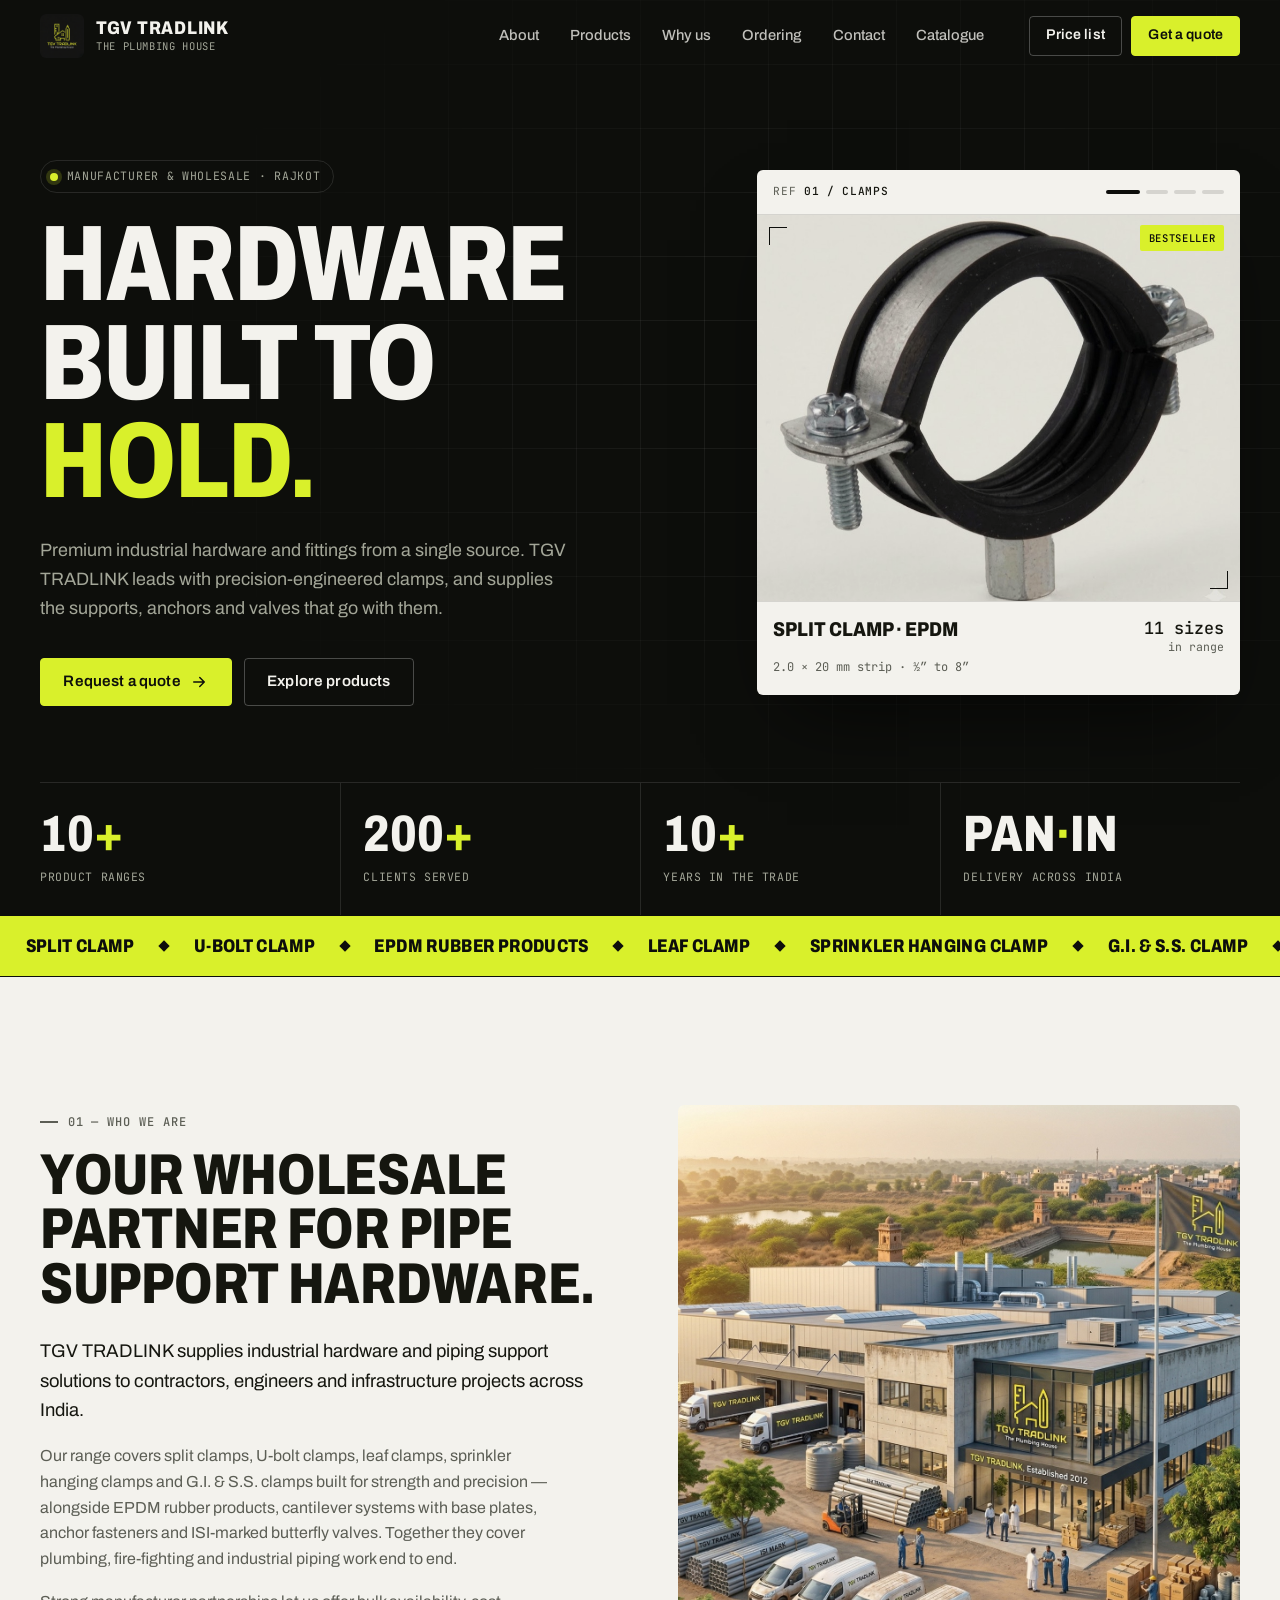
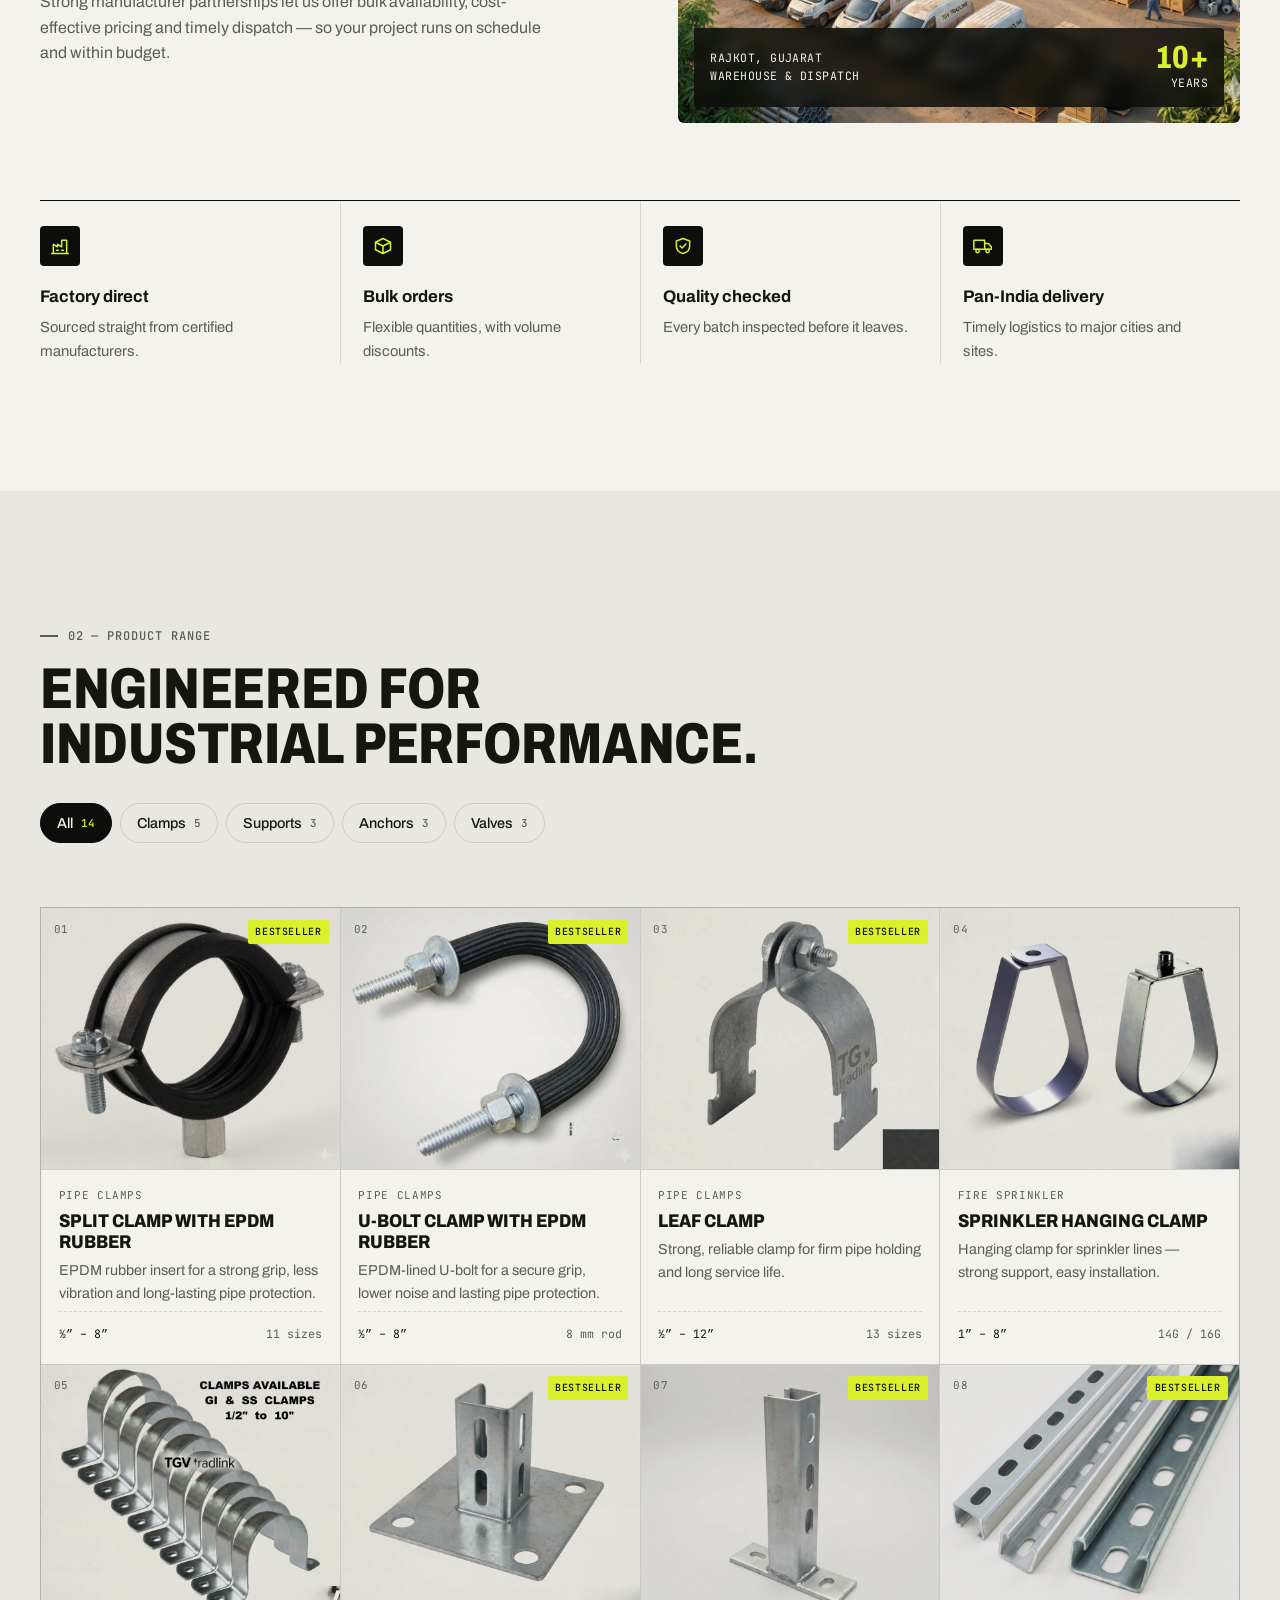
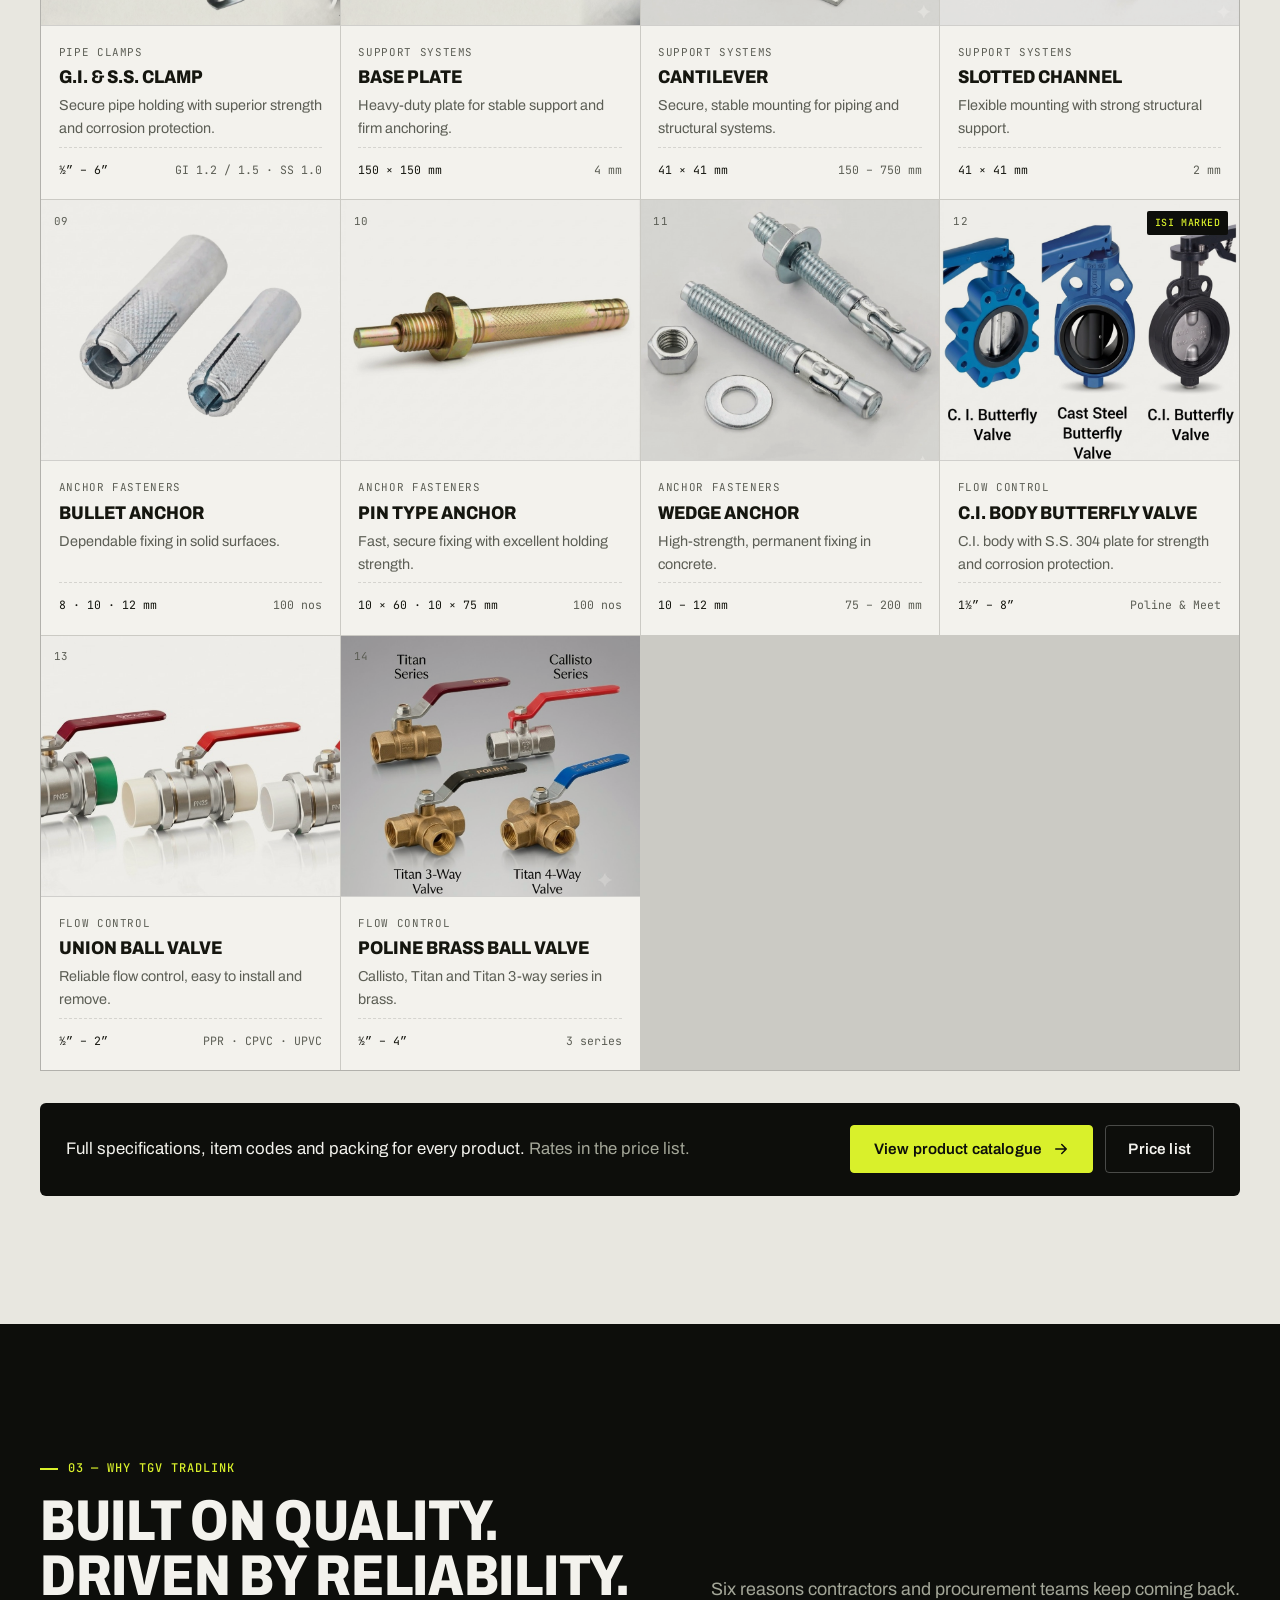
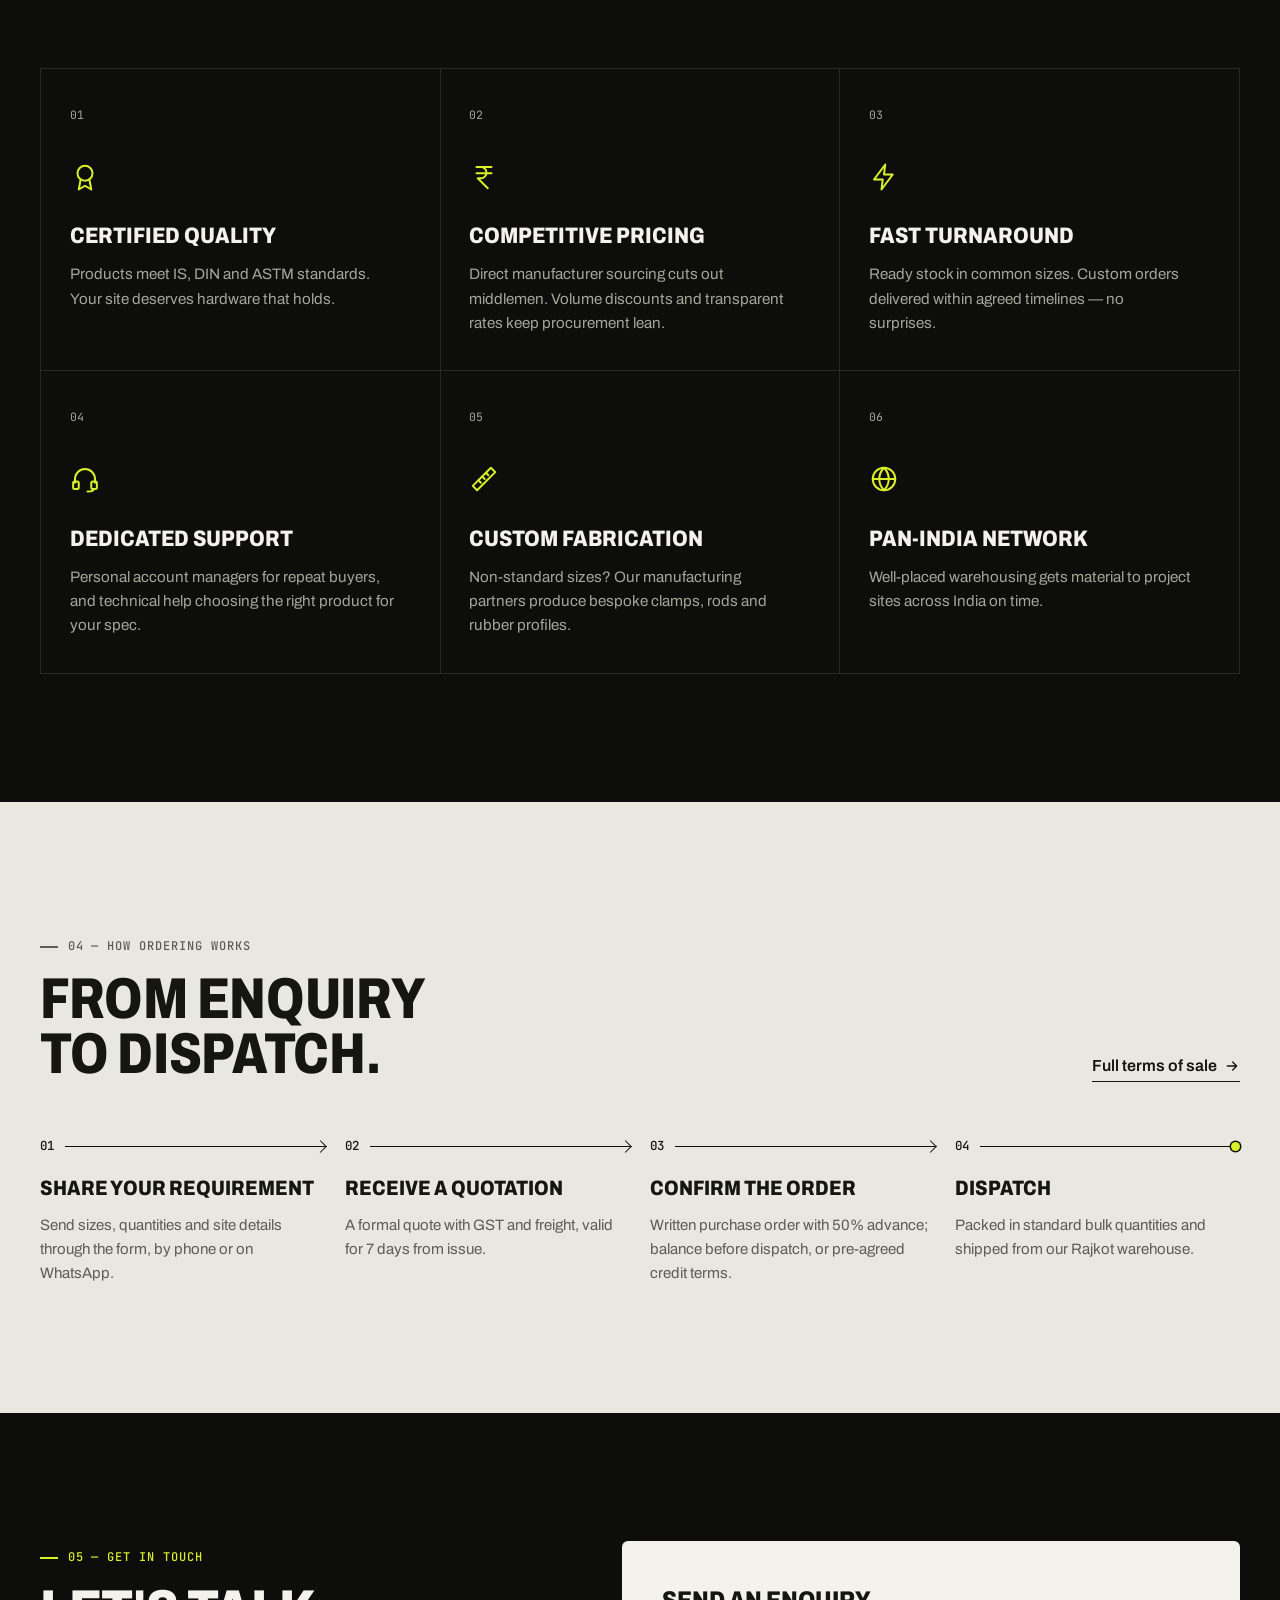
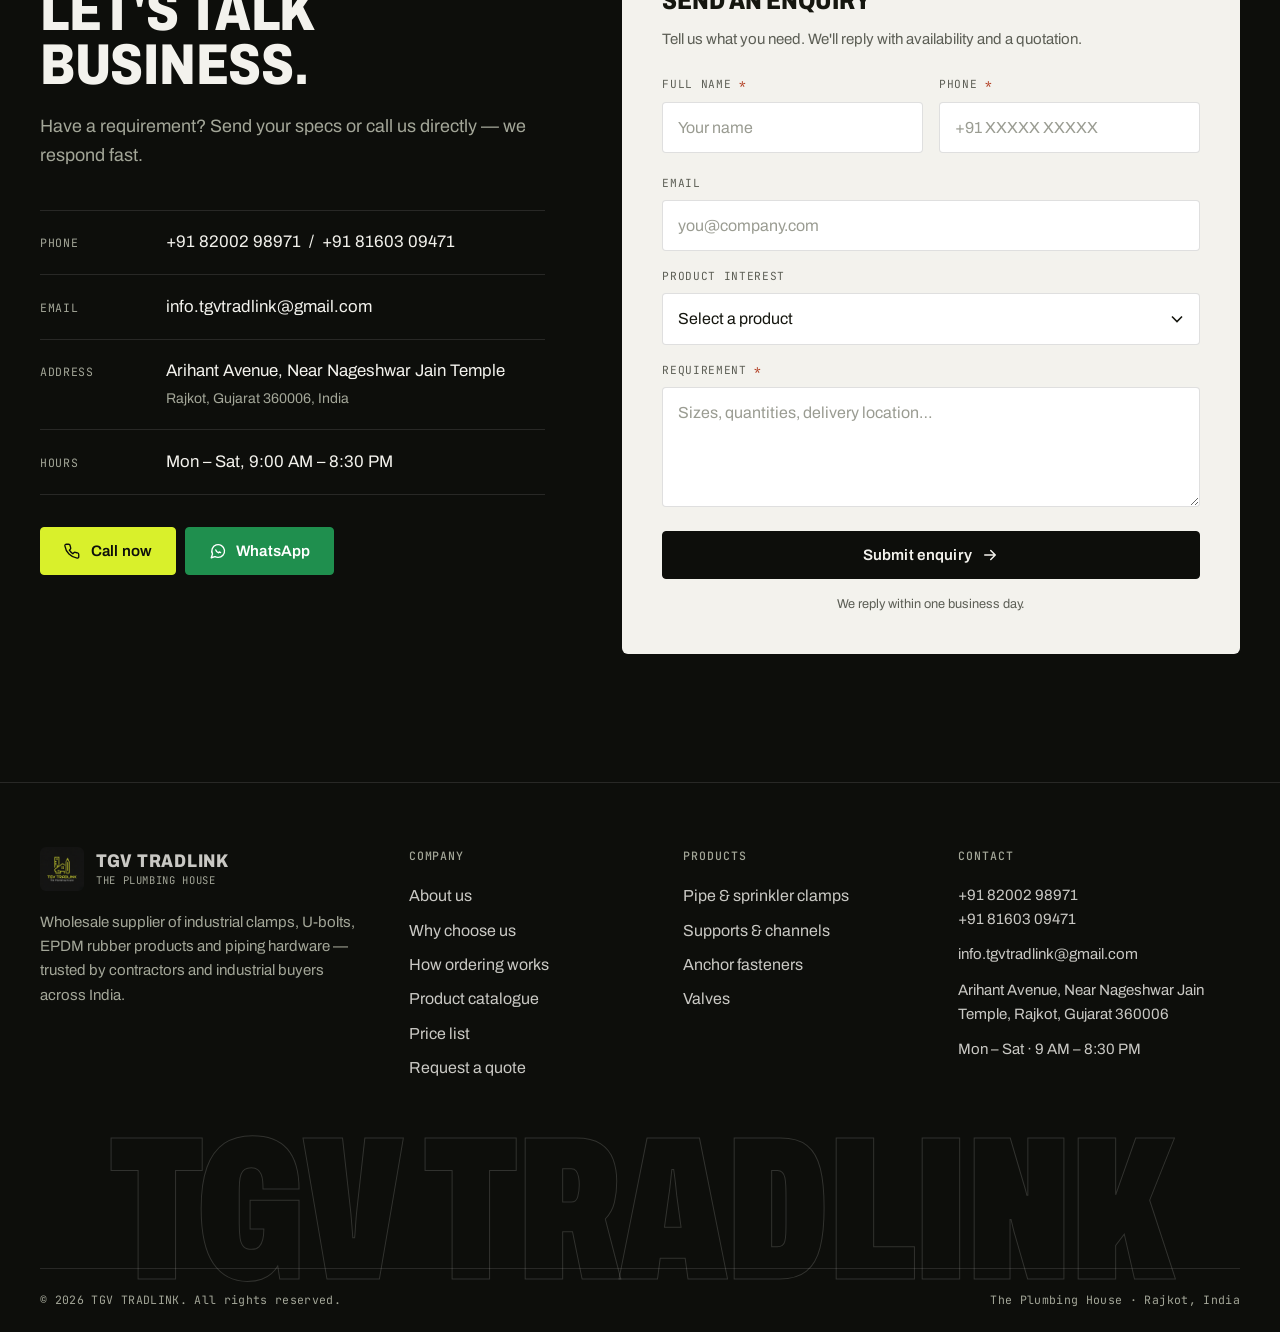
<file: index.html>
<!DOCTYPE html>
<html lang="en" class="no-js">

<head>
  <meta charset="UTF-8" />
  <meta name="viewport" content="width=device-width, initial-scale=1.0" />
  <title>TGV TRADLINK | Industrial Clamps, Pipe Supports &amp; Valves — Rajkot</title>
  <meta name="description"
    content="TGV TRADLINK — manufacturer and wholesale supplier of industrial clamps, U-bolts, EPDM rubber products, pipe supports, anchor fasteners and valves. Supplying contractors and engineers across India from Rajkot." />
  <meta name="keywords"
    content="Industrial clamps, U-bolt, EPDM rubber, leaf clamp, sprinkler clamp, G.I. clamp, S.S. clamp, cantilever, slotted channel, anchor fastener, butterfly valve, TGV TRADLINK, plumbing hardware, Rajkot supplier" />
  <meta name="author" content="TGV TRADLINK" />
  <meta name="theme-color" content="#0d0e0b" />
  <link rel="canonical" href="https://tgv-tradlink.github.io/" />
  <link rel="icon" type="image/png" href="images/web/logo-200.png" />

  <meta property="og:title" content="TGV TRADLINK | Industrial Clamps, Pipe Supports &amp; Valves" />
  <meta property="og:description"
    content="Manufacturer and wholesale supplier of industrial clamps, U-bolts, EPDM rubber products and piping hardware. Trusted by contractors and engineers across India." />
  <meta property="og:type" content="website" />
  <meta property="og:url" content="https://tgv-tradlink.github.io/" />
  <meta property="og:image" content="https://tgv-tradlink.github.io/images/TGV_logo.png" />
  <meta name="twitter:card" content="summary_large_image" />
  <meta name="twitter:title" content="TGV TRADLINK | Industrial Clamps, Pipe Supports &amp; Valves" />
  <meta name="twitter:description"
    content="Wholesale supplier of industrial clamps, U-bolts, EPDM rubber products and plumbing hardware across India." />
  <meta name="twitter:image" content="https://tgv-tradlink.github.io/images/TGV_logo.png" />

  <link rel="preconnect" href="https://fonts.googleapis.com" />
  <link rel="preconnect" href="https://fonts.gstatic.com" crossorigin />
  <link
    href="https://fonts.googleapis.com/css2?family=Archivo:wdth,wght@62..125,300..900&family=JetBrains+Mono:wght@400;500&display=swap"
    rel="stylesheet" />
  <link rel="stylesheet" href="style.css?v=6" />
</head>

<body>

  <!-- Icon sprite -->
  <svg width="0" height="0" style="position:absolute" aria-hidden="true">
    <defs>
      <symbol id="i-arrow" viewBox="0 0 24 24" fill="none" stroke="currentColor" stroke-width="2" stroke-linecap="round" stroke-linejoin="round"><path d="M5 12h14M13 6l6 6-6 6"/></symbol>
      <symbol id="i-factory" viewBox="0 0 24 24" fill="none" stroke="currentColor" stroke-width="1.8" stroke-linecap="round" stroke-linejoin="round"><path d="M2 21h20M4 21V10l5 3v-3l5 3V5h6v16"/><path d="M8 17h2M14 17h2"/></symbol>
      <symbol id="i-boxes" viewBox="0 0 24 24" fill="none" stroke="currentColor" stroke-width="1.8" stroke-linecap="round" stroke-linejoin="round"><path d="M3 7.5L12 3l9 4.5-9 4.5-9-4.5z"/><path d="M3 7.5v9L12 21l9-4.5v-9M12 12v9"/></symbol>
      <symbol id="i-shield" viewBox="0 0 24 24" fill="none" stroke="currentColor" stroke-width="1.8" stroke-linecap="round" stroke-linejoin="round"><path d="M12 3l8 3v6c0 5-3.5 8-8 9-4.5-1-8-4-8-9V6l8-3z"/><path d="M8.5 12l2.5 2.5 4.5-5"/></symbol>
      <symbol id="i-truck" viewBox="0 0 24 24" fill="none" stroke="currentColor" stroke-width="1.8" stroke-linecap="round" stroke-linejoin="round"><path d="M1 5h13v11H1zM14 9h4.5L22 13v3h-8"/><circle cx="5.5" cy="18" r="2"/><circle cx="17.5" cy="18" r="2"/></symbol>
      <symbol id="i-award" viewBox="0 0 24 24" fill="none" stroke="currentColor" stroke-width="1.6" stroke-linecap="round" stroke-linejoin="round"><circle cx="12" cy="9" r="6"/><path d="M8.5 14L7 22l5-3 5 3-1.5-8"/></symbol>
      <symbol id="i-rupee" viewBox="0 0 24 24" fill="none" stroke="currentColor" stroke-width="1.6" stroke-linecap="round" stroke-linejoin="round"><path d="M6 4h12M6 9h12M15 21L7 13h2.5a4.5 4.5 0 000-9"/></symbol>
      <symbol id="i-bolt" viewBox="0 0 24 24" fill="none" stroke="currentColor" stroke-width="1.6" stroke-linecap="round" stroke-linejoin="round"><path d="M13 2L4 14h7l-1 8 9-12h-7l1-8z"/></symbol>
      <symbol id="i-headset" viewBox="0 0 24 24" fill="none" stroke="currentColor" stroke-width="1.6" stroke-linecap="round" stroke-linejoin="round"><path d="M4 15v-3a8 8 0 0116 0v3"/><rect x="2.5" y="14" width="4.5" height="6" rx="1.2"/><rect x="17" y="14" width="4.5" height="6" rx="1.2"/><path d="M19 20c0 1.5-2 2-5 2"/></symbol>
      <symbol id="i-ruler" viewBox="0 0 24 24" fill="none" stroke="currentColor" stroke-width="1.6" stroke-linecap="round" stroke-linejoin="round"><path d="M3 17.5L17.5 3 21 6.5 6.5 21z"/><path d="M7.5 13l2 2M10.5 10l2 2M13.5 7l2 2"/></symbol>
      <symbol id="i-globe" viewBox="0 0 24 24" fill="none" stroke="currentColor" stroke-width="1.6" stroke-linecap="round" stroke-linejoin="round"><circle cx="12" cy="12" r="9"/><path d="M3 12h18M12 3c2.5 2.6 3.8 5.6 3.8 9s-1.3 6.4-3.8 9c-2.5-2.6-3.8-5.6-3.8-9S9.5 5.6 12 3z"/></symbol>
      <symbol id="i-phone" viewBox="0 0 24 24" fill="none" stroke="currentColor" stroke-width="1.8" stroke-linecap="round" stroke-linejoin="round"><path d="M21 16.5v3a2 2 0 01-2.2 2A19.5 19.5 0 012.5 5.2 2 2 0 014.5 3h3a2 2 0 012 1.7c.1 1 .4 1.9.7 2.8a2 2 0 01-.5 2.1L8.4 10.9a16 16 0 004.7 4.7l1.3-1.3a2 2 0 012.1-.5c.9.3 1.8.6 2.8.7a2 2 0 011.7 2z"/></symbol>
      <symbol id="i-chat" viewBox="0 0 24 24" fill="none" stroke="currentColor" stroke-width="1.8" stroke-linecap="round" stroke-linejoin="round"><path d="M3 21l1.7-5A8.5 8.5 0 1112 20.5a8.6 8.6 0 01-4-1z"/><path d="M9 10.5c.3 1.6 2 3.3 3.8 3.8l1-1 1.7.8"/></symbol>
      <symbol id="i-check" viewBox="0 0 24 24" fill="none" stroke="currentColor" stroke-width="2.4" stroke-linecap="round" stroke-linejoin="round"><path d="M5 12.5l4.5 4.5L19 7.5"/></symbol>
      <symbol id="i-doc" viewBox="0 0 24 24" fill="none" stroke="currentColor" stroke-width="1.8" stroke-linecap="round" stroke-linejoin="round"><path d="M14 3H6a1 1 0 00-1 1v16a1 1 0 001 1h12a1 1 0 001-1V8z"/><path d="M14 3v5h5M9 13h6M9 17h6"/></symbol>
    </defs>
  </svg>

  <!-- ═══ HEADER ═══ -->
  <header class="site-header" id="header">
    <div class="container header-inner">
      <a href="#top" class="brand" aria-label="TGV TRADLINK home">
        <img src="images/web/logo-200.png" alt="TGV TRADLINK logo" width="44" height="44" />
        <span class="brand-text">
          <span class="brand-name">TGV TRADLINK</span>
          <span class="brand-tag">The Plumbing House</span>
        </span>
      </a>

      <nav class="nav" aria-label="Primary">
        <a href="#about">About</a>
        <a href="#products">Products</a>
        <a href="#why">Why us</a>
        <a href="#process">Ordering</a>
        <a href="#contact">Contact</a>
        <a href="product-catalogue.html">Catalogue</a>
      </nav>

      <div class="header-cta">
        <a href="catalogue.html" class="btn btn--ghost btn--sm on-dark" style="color:var(--paper);border-color:rgba(255,255,255,.25)">Price list</a>
        <a href="#contact" class="btn btn--lime btn--sm">Get a quote</a>
      </div>

      <button class="menu-btn" id="hamburger" aria-label="Open menu" aria-expanded="false" aria-controls="mobileNav">
        <span></span><span></span><span></span>
      </button>
    </div>
  </header>

  <nav class="mobile-nav" id="mobileNav" aria-label="Mobile">
    <a class="m-link" href="#about">About <span>01</span></a>
    <a class="m-link" href="#products">Products <span>02</span></a>
    <a class="m-link" href="#why">Why us <span>03</span></a>
    <a class="m-link" href="#process">Ordering <span>04</span></a>
    <a class="m-link" href="#contact">Contact <span>05</span></a>
    <a class="m-link" href="product-catalogue.html">Catalogue <span>06</span></a>
    <div class="m-actions">
      <a href="#contact" class="btn btn--lime">Get a quote</a>
      <a href="catalogue.html" class="btn btn--ghost" style="color:var(--paper);border-color:rgba(255,255,255,.25)">View price list</a>
    </div>
  </nav>

  <main id="top">

    <!-- ═══ HERO ═══ -->
    <section class="hero on-dark" id="hero">
      <div class="container">
        <div class="hero-grid">
          <div class="hero-copy">
            <span class="hero-badge"><i></i>Manufacturer &amp; wholesale · Rajkot</span>
            <h1 class="display">Hardware<br>built to <span class="hl">hold.</span></h1>
            <p class="lead">
              Premium industrial hardware and fittings from a single source. TGV TRADLINK leads with
              precision-engineered clamps, and supplies the supports, anchors and valves that go with them.
            </p>
            <div class="hero-actions">
              <a href="#contact" class="btn btn--lime">Request a quote <svg class="arrow"><use href="#i-arrow"/></svg></a>
              <a href="#products" class="btn btn--ghost">Explore products</a>
            </div>
          </div>

          <div class="hero-visual">
            <div class="spec-card" id="specCard" data-slides='[
              {"code":"01 / Clamps","name":"Split Clamp · EPDM","specs":"2.0 × 20 mm strip · ½″ to 8″","price":"11 sizes"},
              {"code":"02 / Clamps","name":"U-Bolt Clamp · EPDM","specs":"8 mm rod · ½″ to 8″","price":"11 sizes"},
              {"code":"03 / Clamps","name":"Leaf Clamp","specs":"1.5 & 2 × 32 mm · ½″ to 12″","price":"13 sizes"},
              {"code":"07 / Supports","name":"Cantilever","specs":"41 × 41 mm · 2 mm · 150–750 mm","price":"7 lengths"}
            ]'>
              <div class="spec-card-top">
                <span>Ref <b data-spec="code">01 / Clamps</b></span>
                <div class="spec-dots" role="group" aria-label="Featured products">
                  <button aria-label="Split clamp"></button>
                  <button aria-label="U-bolt clamp"></button>
                  <button aria-label="Leaf clamp"></button>
                  <button aria-label="Cantilever"></button>
                </div>
              </div>
              <span class="spec-tag">Bestseller</span>
              <div class="spec-stage">
                <img src="images/web/split-clamp.jpg" alt="Split clamp with EPDM rubber lining" class="on" />
                <img src="images/web/u-bolt-clamp.jpg" alt="U-bolt clamp with EPDM rubber" loading="lazy" />
                <img src="images/web/leaf-clamp.jpg" alt="Leaf clamp" loading="lazy" />
                <img src="images/web/cantilever.jpg" alt="Cantilever support with base plate" loading="lazy" />
              </div>
              <div class="spec-meta">
                <h3 data-spec="name">Split Clamp · EPDM</h3>
                <div class="price"><b data-spec="price">11 sizes</b>in range</div>
                <div class="specs" data-spec="specs">2.0 × 20 mm strip · ½″ to 8″</div>
              </div>
            </div>
          </div>
        </div>

        <div class="stats">
          <div class="stat"><strong><span data-count="10">10</span><em>+</em></strong><span>Product ranges</span></div>
          <div class="stat"><strong><span data-count="200">200</span><em>+</em></strong><span>Clients served</span></div>
          <div class="stat"><strong><span data-count="10">10</span><em>+</em></strong><span>Years in the trade</span></div>
          <div class="stat"><strong>PAN<em>·</em>IN</strong><span>Delivery across India</span></div>
        </div>
      </div>
    </section>

    <!-- ═══ MARQUEE ═══ -->
    <div class="marquee" aria-hidden="true">
      <div class="marquee-track">
        <span>Split Clamp</span><span>U-Bolt Clamp</span><span>EPDM Rubber Products</span><span>Leaf Clamp</span>
        <span>Sprinkler Hanging Clamp</span><span>G.I. &amp; S.S. Clamp</span><span>Cantilever &amp; Base Plate</span>
        <span>Slotted Channel</span><span>Anchor Fasteners</span><span>ISI Butterfly Valve</span><span>Brass Ball Valve</span>
        <span>Split Clamp</span><span>U-Bolt Clamp</span><span>EPDM Rubber Products</span><span>Leaf Clamp</span>
        <span>Sprinkler Hanging Clamp</span><span>G.I. &amp; S.S. Clamp</span><span>Cantilever &amp; Base Plate</span>
        <span>Slotted Channel</span><span>Anchor Fasteners</span><span>ISI Butterfly Valve</span><span>Brass Ball Valve</span>
      </div>
    </div>

    <!-- ═══ ABOUT ═══ -->
    <section class="section" id="about">
      <div class="container">
        <div class="about-grid">
          <div class="about-copy reveal">
            <span class="eyebrow">01 — Who we are</span>
            <h2 class="h2">Your wholesale partner for pipe support hardware.</h2>
            <p class="first">
              TGV TRADLINK supplies industrial hardware and piping support solutions to contractors,
              engineers and infrastructure projects across India.
            </p>
            <p>
              Our range covers split clamps, U-bolt clamps, leaf clamps, sprinkler hanging clamps and
              G.I. &amp; S.S. clamps built for strength and precision — alongside EPDM rubber products,
              cantilever systems with base plates, anchor fasteners and ISI-marked butterfly valves.
              Together they cover plumbing, fire-fighting and industrial piping work end to end.
            </p>
            <p>
              Strong manufacturer partnerships let us offer bulk availability, cost-effective pricing and
              timely dispatch — so your project runs on schedule and within budget.
            </p>
          </div>

          <div class="about-media reveal d2">
            <figure>
              <img src="images/web/facility.jpg" alt="TGV TRADLINK warehouse and dispatch facility" loading="lazy" />
              <figcaption>
                <span>Rajkot, Gujarat<br>Warehouse &amp; dispatch</span>
                <span style="text-align:right"><strong>10+</strong><br>years</span>
              </figcaption>
            </figure>
          </div>
        </div>

        <div class="pillars">
          <div class="pillar reveal">
            <div class="ico"><svg><use href="#i-factory"/></svg></div>
            <h3>Factory direct</h3>
            <p>Sourced straight from certified manufacturers.</p>
          </div>
          <div class="pillar reveal d1">
            <div class="ico"><svg><use href="#i-boxes"/></svg></div>
            <h3>Bulk orders</h3>
            <p>Flexible quantities, with volume discounts.</p>
          </div>
          <div class="pillar reveal d2">
            <div class="ico"><svg><use href="#i-shield"/></svg></div>
            <h3>Quality checked</h3>
            <p>Every batch inspected before it leaves.</p>
          </div>
          <div class="pillar reveal d3">
            <div class="ico"><svg><use href="#i-truck"/></svg></div>
            <h3>Pan-India delivery</h3>
            <p>Timely logistics to major cities and sites.</p>
          </div>
        </div>
      </div>
    </section>

    <!-- ═══ PRODUCTS ═══ -->
    <section class="section section--alt" id="products">
      <div class="container">
        <div class="section-head">
          <div class="reveal">
            <span class="eyebrow">02 — Product range</span>
            <h2 class="h2">Engineered for<br>industrial performance.</h2>
          </div>
          <div class="filters reveal d1" id="productFilters" role="group" aria-label="Filter products">
            <button class="chip on" data-filter="all" aria-pressed="true">All <sup>14</sup></button>
            <button class="chip" data-filter="clamps" aria-pressed="false">Clamps <sup>5</sup></button>
            <button class="chip" data-filter="supports" aria-pressed="false">Supports <sup>3</sup></button>
            <button class="chip" data-filter="anchors" aria-pressed="false">Anchors <sup>3</sup></button>
            <button class="chip" data-filter="valves" aria-pressed="false">Valves <sup>3</sup></button>
          </div>
        </div>

        <div class="product-grid" id="productGrid">

          <article class="p-card" data-cat="clamps">
            <div class="p-img"><span class="p-code">01</span><span class="p-flag">Bestseller</span>
              <img src="images/web/split-clamp.jpg" alt="Split clamp with EPDM rubber" loading="lazy" /></div>
            <div class="p-body">
              <span class="p-cat">Pipe clamps</span>
              <h3>Split Clamp with EPDM Rubber</h3>
              <p>EPDM rubber insert for a strong grip, less vibration and long-lasting pipe protection.</p>
              <div class="p-spec"><span>½″ – 8″</span><span>11 sizes</span></div>
            </div>
          </article>

          <article class="p-card" data-cat="clamps">
            <div class="p-img"><span class="p-code">02</span><span class="p-flag">Bestseller</span>
              <img src="images/web/u-bolt-clamp.jpg" alt="U-bolt clamp with EPDM rubber" loading="lazy" /></div>
            <div class="p-body">
              <span class="p-cat">Pipe clamps</span>
              <h3>U-Bolt Clamp with EPDM Rubber</h3>
              <p>EPDM-lined U-bolt for a secure grip, lower noise and lasting pipe protection.</p>
              <div class="p-spec"><span>½″ – 8″</span><span>8 mm rod</span></div>
            </div>
          </article>

          <article class="p-card" data-cat="clamps">
            <div class="p-img"><span class="p-code">03</span><span class="p-flag">Bestseller</span>
              <img src="images/web/leaf-clamp.jpg" alt="Leaf clamp" loading="lazy" /></div>
            <div class="p-body">
              <span class="p-cat">Pipe clamps</span>
              <h3>Leaf Clamp</h3>
              <p>Strong, reliable clamp for firm pipe holding and long service life.</p>
              <div class="p-spec"><span>½″ – 12″</span><span>13 sizes</span></div>
            </div>
          </article>

          <article class="p-card" data-cat="clamps">
            <div class="p-img"><span class="p-code">04</span>
              <img src="images/web/sprinkler-clamp.jpg" alt="Sprinkler hanging clamp" loading="lazy" /></div>
            <div class="p-body">
              <span class="p-cat">Fire sprinkler</span>
              <h3>Sprinkler Hanging Clamp</h3>
              <p>Hanging clamp for sprinkler lines — strong support, easy installation.</p>
              <div class="p-spec"><span>1″ – 8″</span><span>14G / 16G</span></div>
            </div>
          </article>

          <article class="p-card" data-cat="clamps">
            <div class="p-img"><span class="p-code">05</span>
              <img src="images/web/gi-ss-clamp.jpg" alt="G.I. and S.S. clamps" loading="lazy" /></div>
            <div class="p-body">
              <span class="p-cat">Pipe clamps</span>
              <h3>G.I. &amp; S.S. Clamp</h3>
              <p>Secure pipe holding with superior strength and corrosion protection.</p>
              <div class="p-spec"><span>½″ – 6″</span><span>GI 1.2 / 1.5 · SS 1.0</span></div>
            </div>
          </article>

          <article class="p-card" data-cat="supports">
            <div class="p-img"><span class="p-code">06</span><span class="p-flag">Bestseller</span>
              <img src="images/web/base-plate.jpg" alt="Base plate" loading="lazy" /></div>
            <div class="p-body">
              <span class="p-cat">Support systems</span>
              <h3>Base Plate</h3>
              <p>Heavy-duty plate for stable support and firm anchoring.</p>
              <div class="p-spec"><span>150 × 150 mm</span><span>4 mm</span></div>
            </div>
          </article>

          <article class="p-card" data-cat="supports">
            <div class="p-img"><span class="p-code">07</span><span class="p-flag">Bestseller</span>
              <img src="images/web/cantilever.jpg" alt="Cantilever support" loading="lazy" /></div>
            <div class="p-body">
              <span class="p-cat">Support systems</span>
              <h3>Cantilever</h3>
              <p>Secure, stable mounting for piping and structural systems.</p>
              <div class="p-spec"><span>41 × 41 mm</span><span>150 – 750 mm</span></div>
            </div>
          </article>

          <article class="p-card" data-cat="supports">
            <div class="p-img"><span class="p-code">08</span><span class="p-flag">Bestseller</span>
              <img src="images/web/slotted-channel.jpg" alt="Slotted channel" loading="lazy" /></div>
            <div class="p-body">
              <span class="p-cat">Support systems</span>
              <h3>Slotted Channel</h3>
              <p>Flexible mounting with strong structural support.</p>
              <div class="p-spec"><span>41 × 41 mm</span><span>2 mm</span></div>
            </div>
          </article>

          <article class="p-card" data-cat="anchors">
            <div class="p-img"><span class="p-code">09</span>
              <img src="images/web/bullet-anchor.jpg" alt="Bullet anchor" loading="lazy" /></div>
            <div class="p-body">
              <span class="p-cat">Anchor fasteners</span>
              <h3>Bullet Anchor</h3>
              <p>Dependable fixing in solid surfaces.</p>
              <div class="p-spec"><span>8 · 10 · 12 mm</span><span>100 nos</span></div>
            </div>
          </article>

          <article class="p-card" data-cat="anchors">
            <div class="p-img"><span class="p-code">10</span>
              <img src="images/web/pin-anchor.jpg" alt="Pin type anchor" loading="lazy" /></div>
            <div class="p-body">
              <span class="p-cat">Anchor fasteners</span>
              <h3>Pin Type Anchor</h3>
              <p>Fast, secure fixing with excellent holding strength.</p>
              <div class="p-spec"><span>10 × 60 · 10 × 75 mm</span><span>100 nos</span></div>
            </div>
          </article>

          <article class="p-card" data-cat="anchors">
            <div class="p-img"><span class="p-code">11</span>
              <img src="images/web/wedge-anchor.jpg" alt="Wedge anchor" loading="lazy" /></div>
            <div class="p-body">
              <span class="p-cat">Anchor fasteners</span>
              <h3>Wedge Anchor</h3>
              <p>High-strength, permanent fixing in concrete.</p>
              <div class="p-spec"><span>10 – 12 mm</span><span>75 – 200 mm</span></div>
            </div>
          </article>

          <article class="p-card" data-cat="valves">
            <div class="p-img"><span class="p-code">12</span><span class="p-flag p-flag--ink">ISI marked</span>
              <img src="images/web/butterfly-valve.jpg" alt="C.I. body butterfly valve with S.S. 304 plate" loading="lazy" /></div>
            <div class="p-body">
              <span class="p-cat">Flow control</span>
              <h3>C.I. Body Butterfly Valve</h3>
              <p>C.I. body with S.S. 304 plate for strength and corrosion protection.</p>
              <div class="p-spec"><span>1½″ – 8″</span><span>Poline &amp; Meet</span></div>
            </div>
          </article>

          <article class="p-card" data-cat="valves">
            <div class="p-img"><span class="p-code">13</span>
              <img src="images/web/union-ball-valve.jpg" alt="Double union ball valves" loading="lazy" /></div>
            <div class="p-body">
              <span class="p-cat">Flow control</span>
              <h3>Union Ball Valve</h3>
              <p>Reliable flow control, easy to install and remove.</p>
              <div class="p-spec"><span>½″ – 2″</span><span>PPR · CPVC · UPVC</span></div>
            </div>
          </article>

          <article class="p-card" data-cat="valves">
            <div class="p-img"><span class="p-code">14</span>
              <img src="images/web/brass-ball-valve.jpg" alt="Poline brand brass ball valves" loading="lazy" /></div>
            <div class="p-body">
              <span class="p-cat">Flow control</span>
              <h3>Poline Brass Ball Valve</h3>
              <p>Callisto, Titan and Titan 3-way series in brass.</p>
              <div class="p-spec"><span>½″ – 4″</span><span>3 series</span></div>
            </div>
          </article>
        </div>

        <div class="products-foot reveal">
          <p>Full specifications, item codes and packing for every product. <span>Rates in the price list.</span></p>
          <div class="hero-actions">
            <a href="product-catalogue.html" class="btn btn--lime">View product catalogue <svg class="arrow"><use href="#i-arrow"/></svg></a>
            <a href="catalogue.html" class="btn btn--ghost" style="color:var(--paper);border-color:rgba(255,255,255,.25)">Price list</a>
          </div>
        </div>
      </div>
    </section>

    <!-- ═══ WHY ═══ -->
    <section class="section section--dark on-dark" id="why">
      <div class="container">
        <div class="section-head">
          <div class="reveal">
            <span class="eyebrow eyebrow--lime">03 — Why TGV TRADLINK</span>
            <h2 class="h2">Built on quality.<br>Driven by reliability.</h2>
          </div>
          <p class="lead reveal d1">Six reasons contractors and procurement teams keep coming back.</p>
        </div>

        <div class="why-grid">
          <div class="why-item reveal">
            <span class="n">01</span>
            <div class="ico"><svg><use href="#i-award"/></svg></div>
            <h3>Certified quality</h3>
            <p>Products meet IS, DIN and ASTM standards. Your site deserves hardware that holds.</p>
          </div>
          <div class="why-item reveal d1">
            <span class="n">02</span>
            <div class="ico"><svg><use href="#i-rupee"/></svg></div>
            <h3>Competitive pricing</h3>
            <p>Direct manufacturer sourcing cuts out middlemen. Volume discounts and transparent rates keep procurement lean.</p>
          </div>
          <div class="why-item reveal d2">
            <span class="n">03</span>
            <div class="ico"><svg><use href="#i-bolt"/></svg></div>
            <h3>Fast turnaround</h3>
            <p>Ready stock in common sizes. Custom orders delivered within agreed timelines — no surprises.</p>
          </div>
          <div class="why-item reveal">
            <span class="n">04</span>
            <div class="ico"><svg><use href="#i-headset"/></svg></div>
            <h3>Dedicated support</h3>
            <p>Personal account managers for repeat buyers, and technical help choosing the right product for your spec.</p>
          </div>
          <div class="why-item reveal d1">
            <span class="n">05</span>
            <div class="ico"><svg><use href="#i-ruler"/></svg></div>
            <h3>Custom fabrication</h3>
            <p>Non-standard sizes? Our manufacturing partners produce bespoke clamps, rods and rubber profiles.</p>
          </div>
          <div class="why-item reveal d2">
            <span class="n">06</span>
            <div class="ico"><svg><use href="#i-globe"/></svg></div>
            <h3>Pan-India network</h3>
            <p>Well-placed warehousing gets material to project sites across India on time.</p>
          </div>
        </div>
      </div>
    </section>

    <!-- ═══ PROCESS ═══ -->
    <section class="section section--alt" id="process">
      <div class="container">
        <div class="section-head">
          <div class="reveal">
            <span class="eyebrow">04 — How ordering works</span>
            <h2 class="h2">From enquiry<br>to dispatch.</h2>
          </div>
          <a href="catalogue.html#terms" class="link-arrow reveal d1">Full terms of sale <svg><use href="#i-arrow"/></svg></a>
        </div>
        <div class="steps">
          <div class="step reveal">
            <h3>Share your requirement</h3>
            <p>Send sizes, quantities and site details through the form, by phone or on WhatsApp.</p>
          </div>
          <div class="step reveal d1">
            <h3>Receive a quotation</h3>
            <p>A formal quote with GST and freight, valid for 7 days from issue.</p>
          </div>
          <div class="step reveal d2">
            <h3>Confirm the order</h3>
            <p>Written purchase order with 50% advance; balance before dispatch, or pre-agreed credit terms.</p>
          </div>
          <div class="step reveal d3">
            <h3>Dispatch</h3>
            <p>Packed in standard bulk quantities and shipped from our Rajkot warehouse.</p>
          </div>
        </div>
      </div>
    </section>

    <!-- ═══ CONTACT ═══ -->
    <section class="section section--dark on-dark" id="contact">
      <div class="container">
        <div class="contact-grid">
          <div class="reveal">
            <span class="eyebrow eyebrow--lime">05 — Get in touch</span>
            <h2 class="h2">Let's talk<br>business.</h2>
            <p class="lead" style="margin-top:1.2rem">Have a requirement? Send your specs or call us directly — we respond fast.</p>

            <dl class="contact-lines">
              <div class="c-line">
                <dt>Phone</dt>
                <dd><a href="tel:+918200298971">+91 82002 98971</a> &nbsp;/&nbsp; <a href="tel:+918160309471">+91 81603 09471</a></dd>
              </div>
              <div class="c-line">
                <dt>Email</dt>
                <dd><a href="mailto:info.tgvtradlink@gmail.com">info.tgvtradlink@gmail.com</a></dd>
              </div>
              <div class="c-line">
                <dt>Address</dt>
                <dd>
                  <a href="https://www.google.com/maps/search/?api=1&amp;query=Arihant+Avenue+Nageshwar+Jain+Temple+Rajkot+360006" target="_blank" rel="noopener">Arihant Avenue, Near Nageshwar Jain Temple</a>
                  <small>Rajkot, Gujarat 360006, India</small>
                </dd>
              </div>
              <div class="c-line">
                <dt>Hours</dt>
                <dd>Mon – Sat, 9:00 AM – 8:30 PM</dd>
              </div>
            </dl>

            <div class="contact-quick">
              <a href="tel:+918200298971" class="btn btn--lime"><svg><use href="#i-phone"/></svg>Call now</a>
              <a href="https://wa.me/918200298971" target="_blank" rel="noopener" class="btn btn--wa"><svg><use href="#i-chat"/></svg>WhatsApp</a>
            </div>
          </div>

          <div class="form-card reveal d2">
            <div id="formSuccess" class="form-success" role="status">
              <span class="tick"><svg><use href="#i-check"/></svg></span>
              <strong>Enquiry received</strong>
              <p>Thank you — our team will get back to you within one business day.</p>
            </div>

            <form id="inquiryForm" novalidate>
              <h3>Send an enquiry</h3>
              <p>Tell us what you need. We'll reply with availability and a quotation.</p>
              <div class="form-row">
                <div class="form-group">
                  <label for="fname">Full name <span class="req">*</span></label>
                  <input type="text" id="fname" name="name" placeholder="Your name" autocomplete="name" required />
                  <span class="form-error-msg"></span>
                </div>
                <div class="form-group">
                  <label for="fphone">Phone <span class="req">*</span></label>
                  <input type="tel" id="fphone" name="phone" placeholder="+91 XXXXX XXXXX" autocomplete="tel" required />
                  <span class="form-error-msg"></span>
                </div>
              </div>
              <div class="form-group">
                <label for="femail">Email</label>
                <input type="email" id="femail" name="email" placeholder="you@company.com" autocomplete="email" />
                <span class="form-error-msg"></span>
              </div>
              <div class="form-group">
                <label for="fproduct">Product interest</label>
                <select id="fproduct" name="product">
                  <option value="">Select a product</option>
                  <optgroup label="Clamps">
                    <option>Split Clamp with EPDM Rubber</option>
                    <option>U-Bolt Clamp with EPDM Rubber</option>
                    <option>Leaf Clamp</option>
                    <option>Sprinkler Hanging Clamp</option>
                    <option>G.I. &amp; S.S. Clamp</option>
                  </optgroup>
                  <optgroup label="Supports &amp; channels">
                    <option>Base Plate</option>
                    <option>Cantilever</option>
                    <option>Slotted Channel</option>
                  </optgroup>
                  <optgroup label="Anchor fasteners">
                    <option>Bullet Anchor</option>
                    <option>Pin Type Anchor</option>
                    <option>Wedge Anchor</option>
                  </optgroup>
                  <optgroup label="Valves">
                    <option>C.I. Body Butterfly Valve</option>
                    <option>Union Ball Valve</option>
                    <option>Poline Brass Ball Valve</option>
                  </optgroup>
                  <option>Multiple / Other</option>
                </select>
              </div>
              <div class="form-group">
                <label for="fmessage">Requirement <span class="req">*</span></label>
                <textarea id="fmessage" name="message" placeholder="Sizes, quantities, delivery location…" required></textarea>
                <span class="form-error-msg"></span>
              </div>
              <button type="submit" class="btn btn--ink btn--block">Submit enquiry <svg class="arrow"><use href="#i-arrow"/></svg></button>
              <p class="form-note">We reply within one business day.</p>
            </form>
          </div>
        </div>
      </div>
    </section>
  </main>

  <!-- ═══ FOOTER ═══ -->
  <footer class="site-footer">
    <div class="container">
      <div class="footer-grid">
        <div class="footer-about">
          <a href="#top" class="brand">
            <img src="images/web/logo-200.png" alt="TGV TRADLINK logo" width="44" height="44" loading="lazy" />
            <span class="brand-text"><span class="brand-name">TGV TRADLINK</span><span class="brand-tag">The Plumbing House</span></span>
          </a>
          <p>Wholesale supplier of industrial clamps, U-bolts, EPDM rubber products and piping hardware — trusted by contractors and industrial buyers across India.</p>
        </div>
        <div>
          <h4>Company</h4>
          <ul>
            <li><a href="#about">About us</a></li>
            <li><a href="#why">Why choose us</a></li>
            <li><a href="#process">How ordering works</a></li>
            <li><a href="product-catalogue.html">Product catalogue</a></li>
            <li><a href="catalogue.html">Price list</a></li>
            <li><a href="#contact">Request a quote</a></li>
          </ul>
        </div>
        <div>
          <h4>Products</h4>
          <ul>
            <li><a href="catalogue.html#clamps">Pipe &amp; sprinkler clamps</a></li>
            <li><a href="catalogue.html#supports">Supports &amp; channels</a></li>
            <li><a href="catalogue.html#anchors">Anchor fasteners</a></li>
            <li><a href="catalogue.html#valves">Valves</a></li>
          </ul>
        </div>
        <div class="footer-contact">
          <h4>Contact</h4>
          <p><a href="tel:+918200298971">+91 82002 98971</a><br><a href="tel:+918160309471">+91 81603 09471</a></p>
          <p><a href="mailto:info.tgvtradlink@gmail.com">info.tgvtradlink@gmail.com</a></p>
          <p>Arihant Avenue, Near Nageshwar Jain Temple, Rajkot, Gujarat 360006</p>
          <p>Mon – Sat · 9 AM – 8:30 PM</p>
        </div>
      </div>
    </div>
    <div class="footer-word" aria-hidden="true">TGV Tradlink</div>
    <div class="container">
      <div class="footer-bottom">
        <span>© <span data-year>2026</span> TGV TRADLINK. All rights reserved.</span>
        <span>The Plumbing House · Rajkot, India</span>
      </div>
    </div>
  </footer>

  <script src="script.js?v=6"></script>
</body>

</html>
</file>
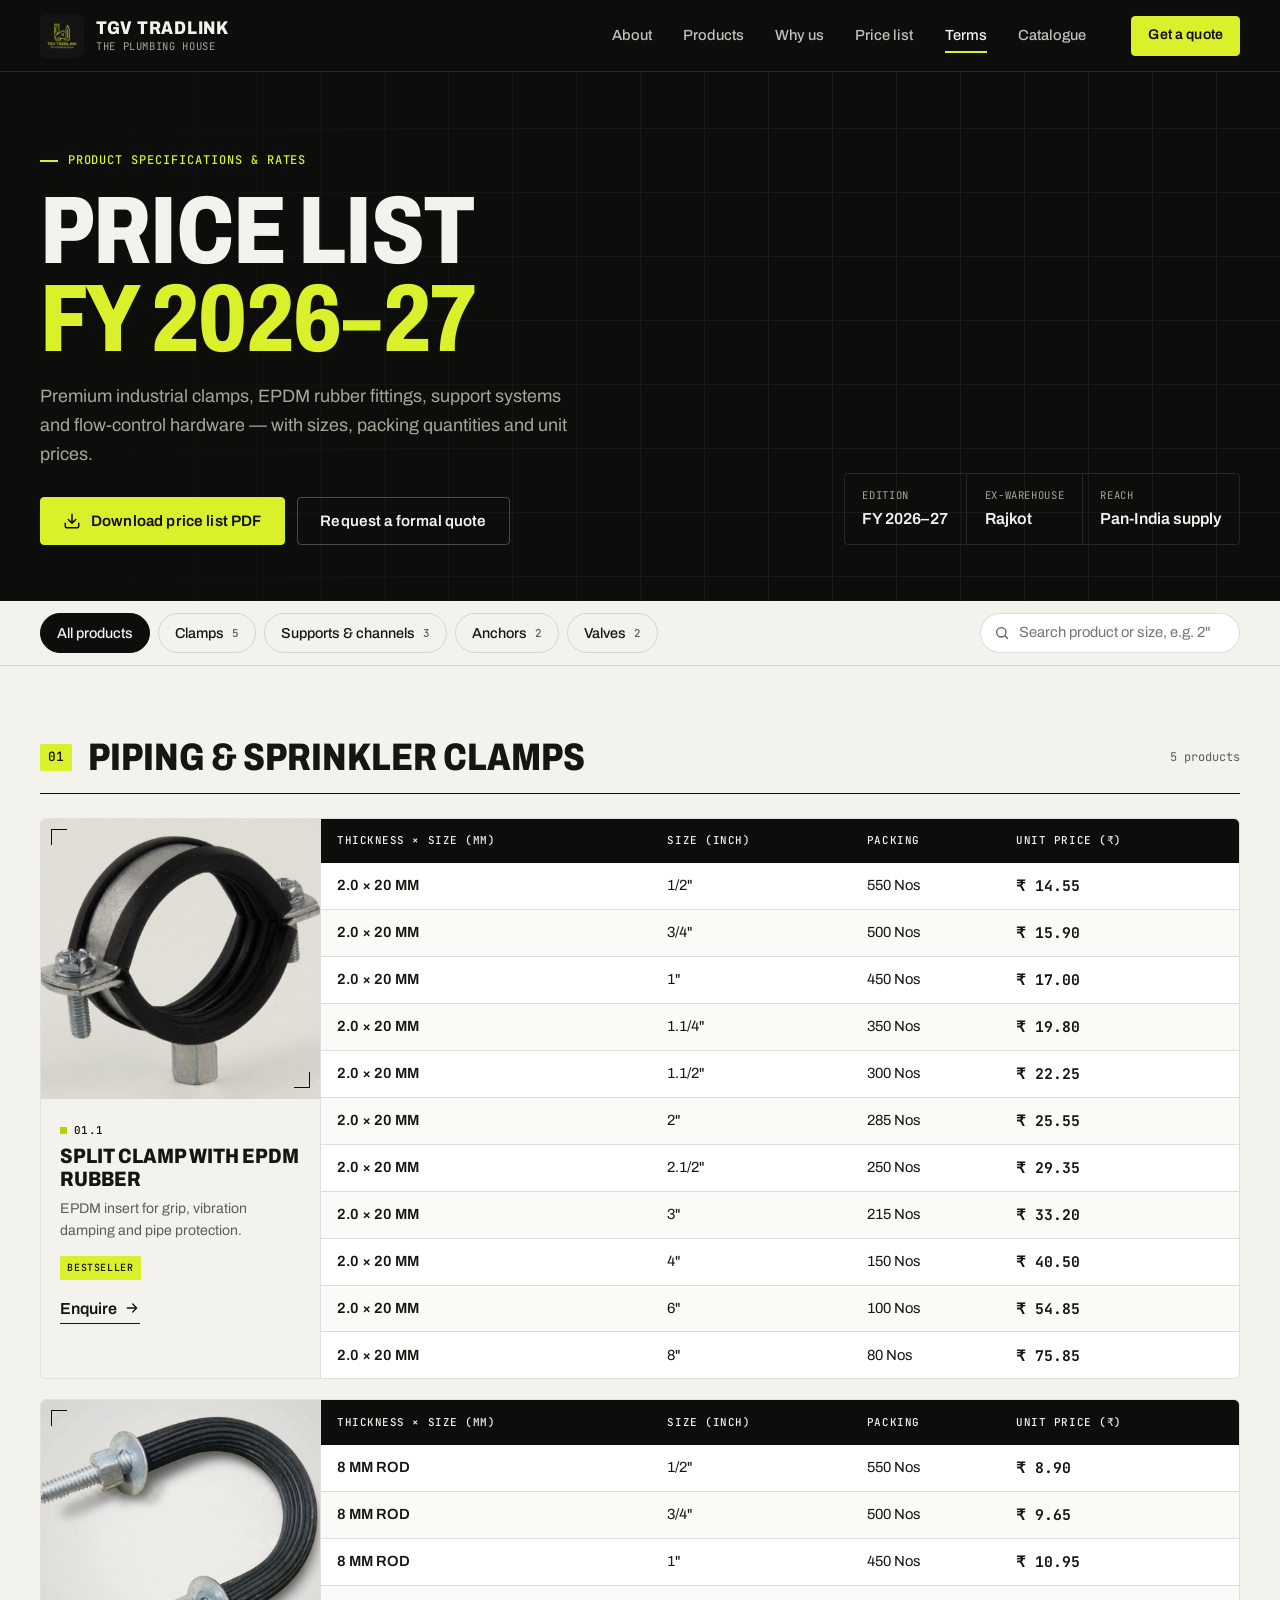
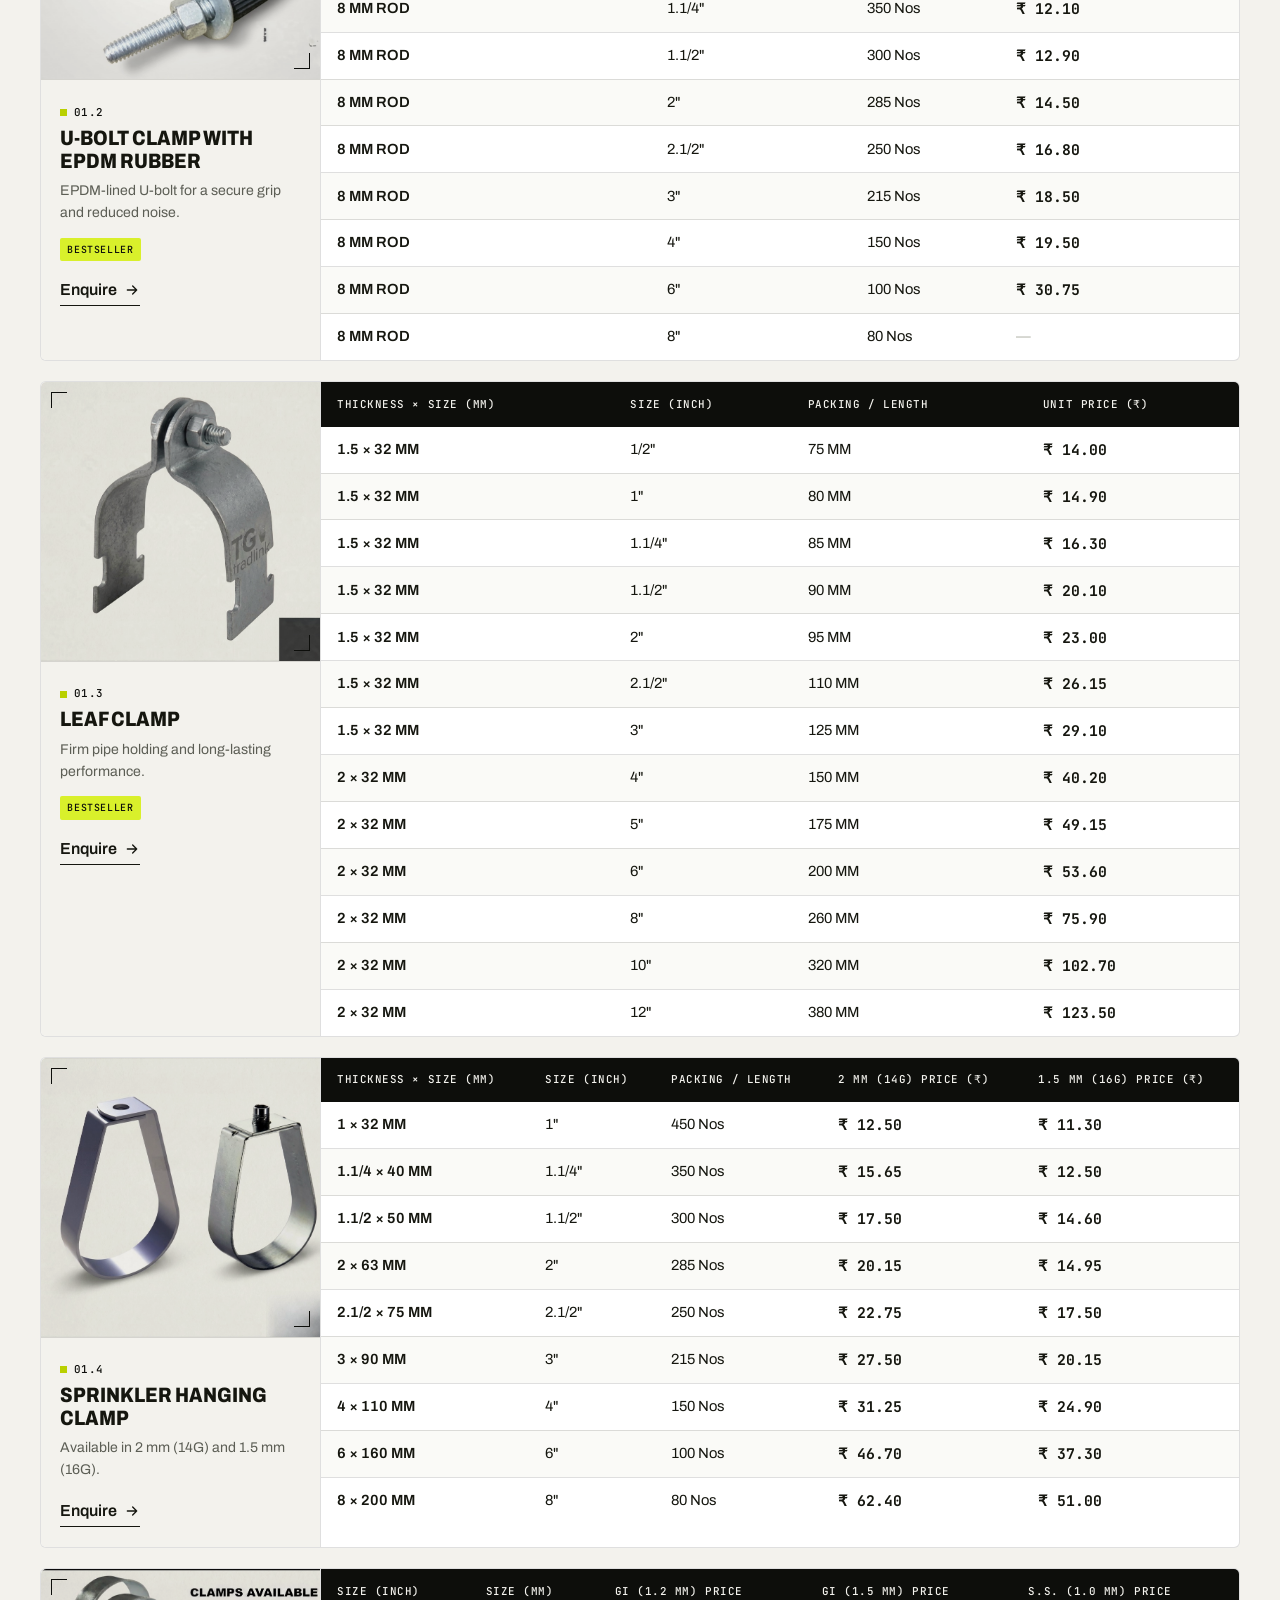
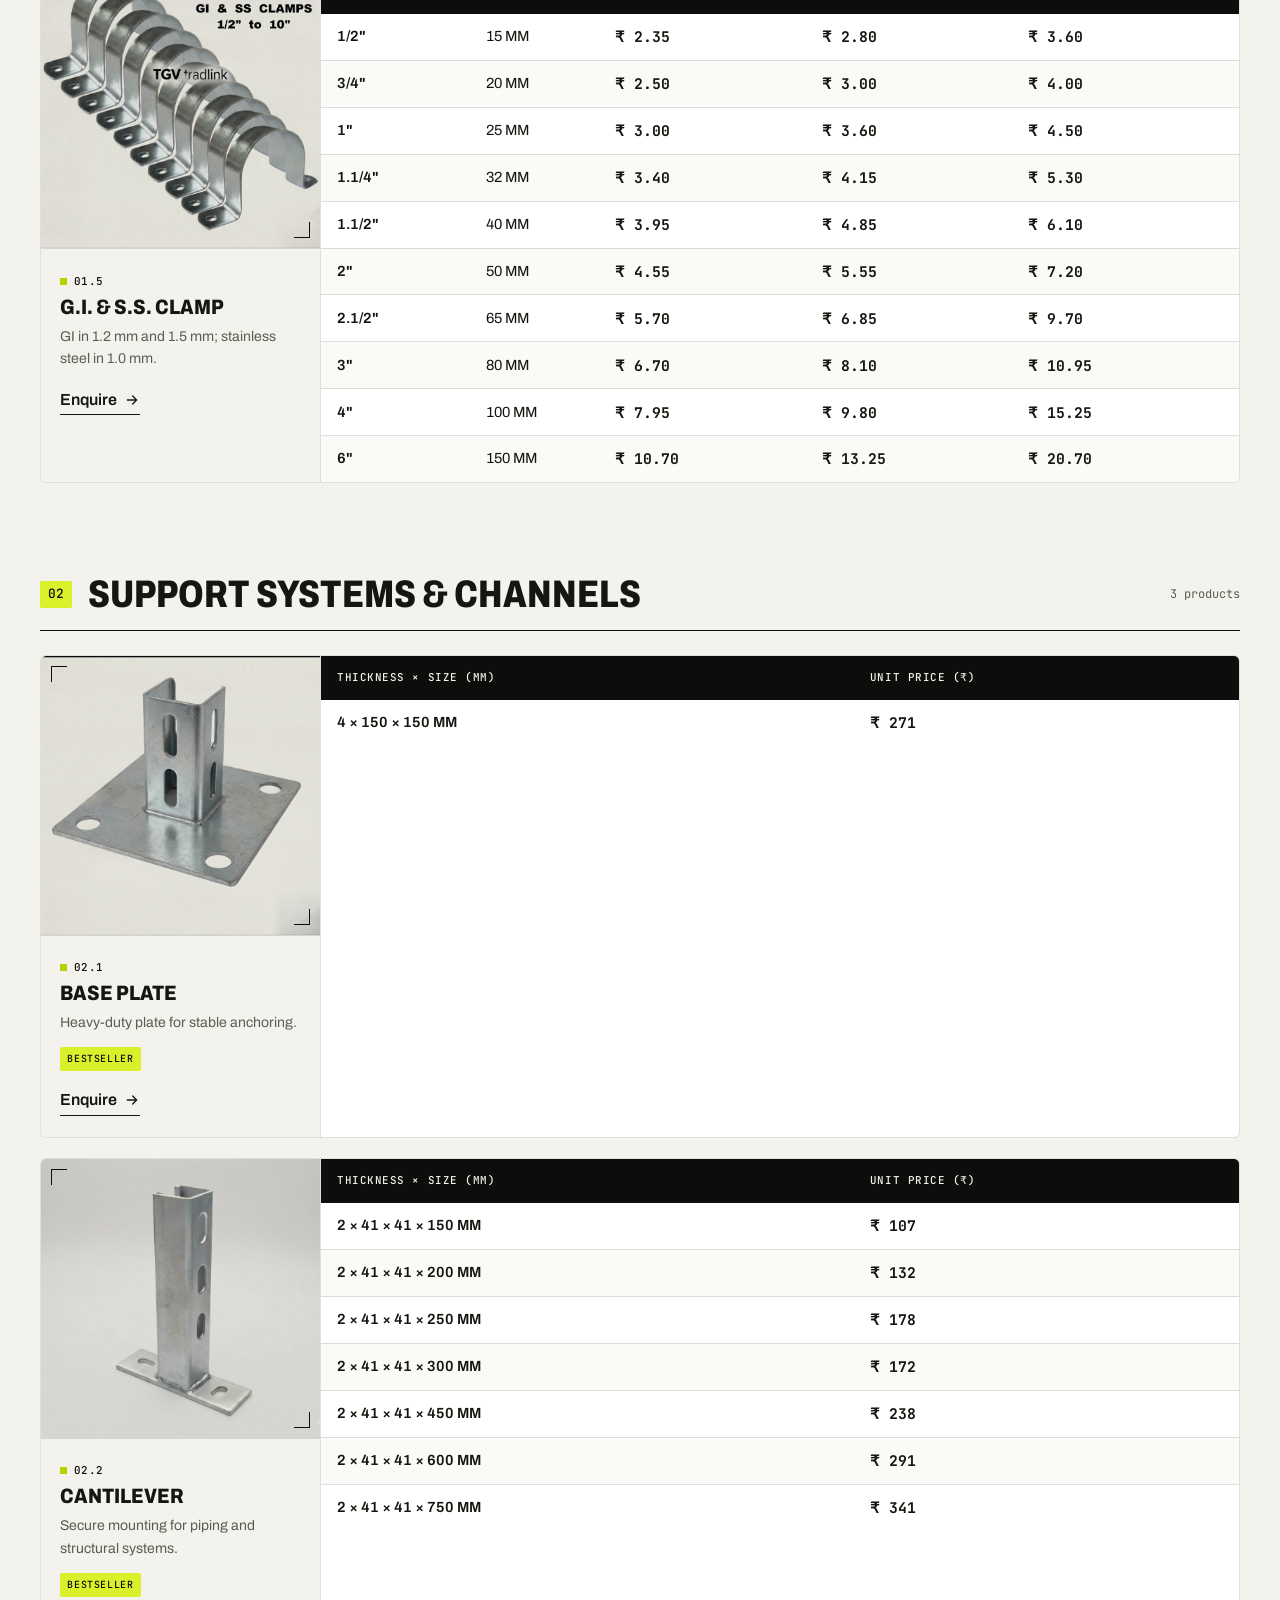
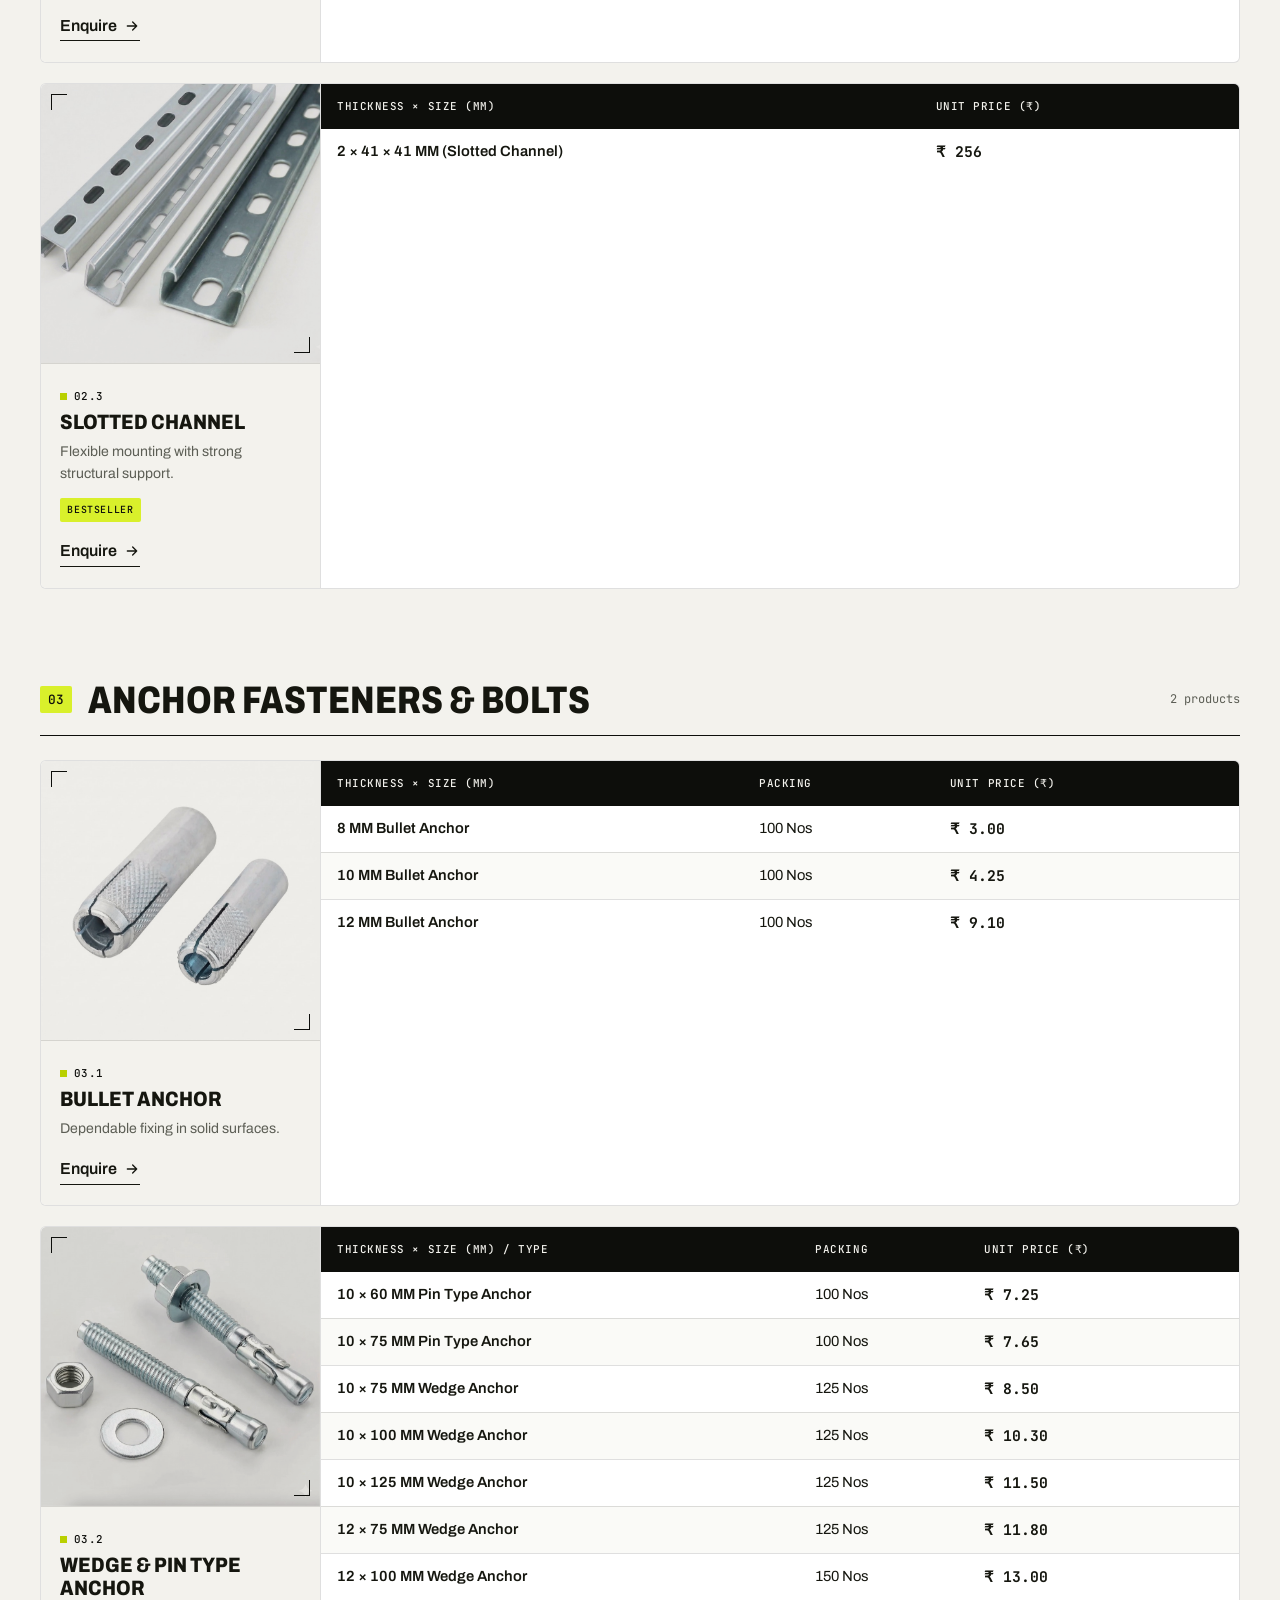
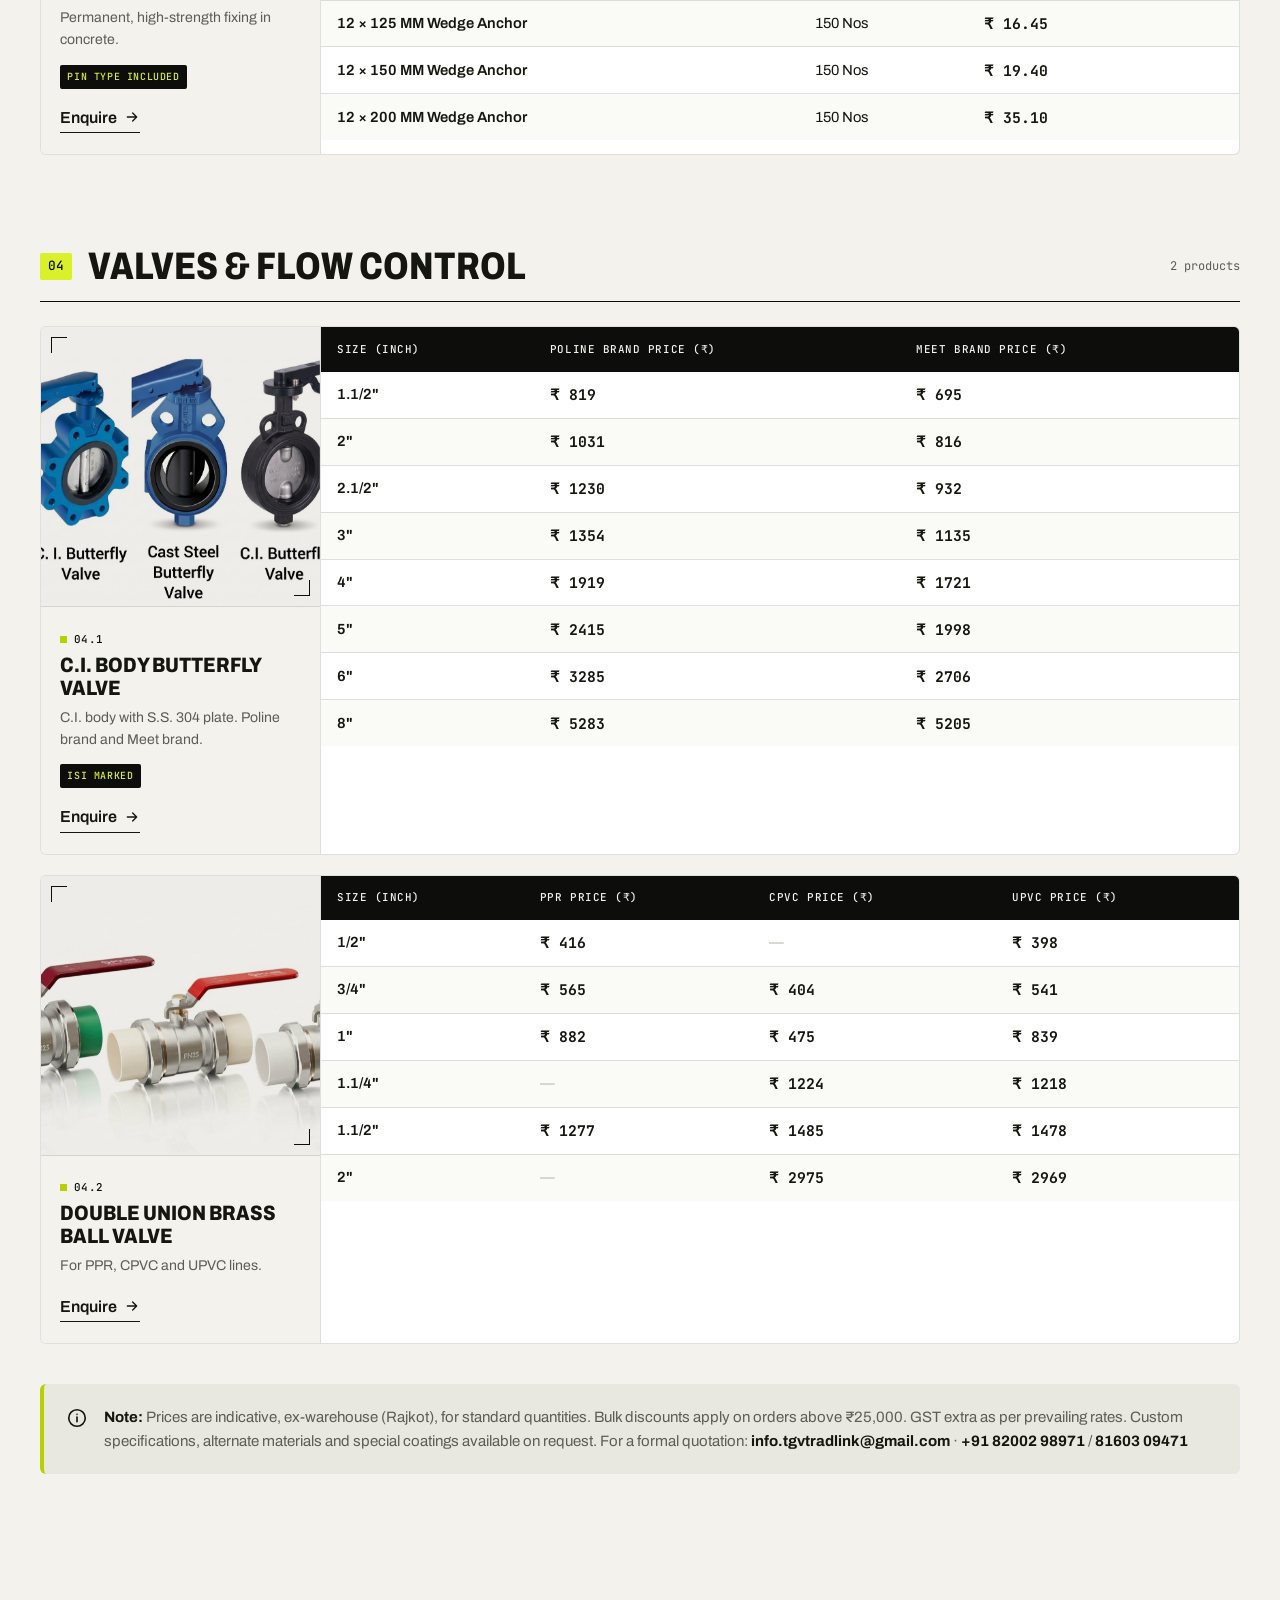
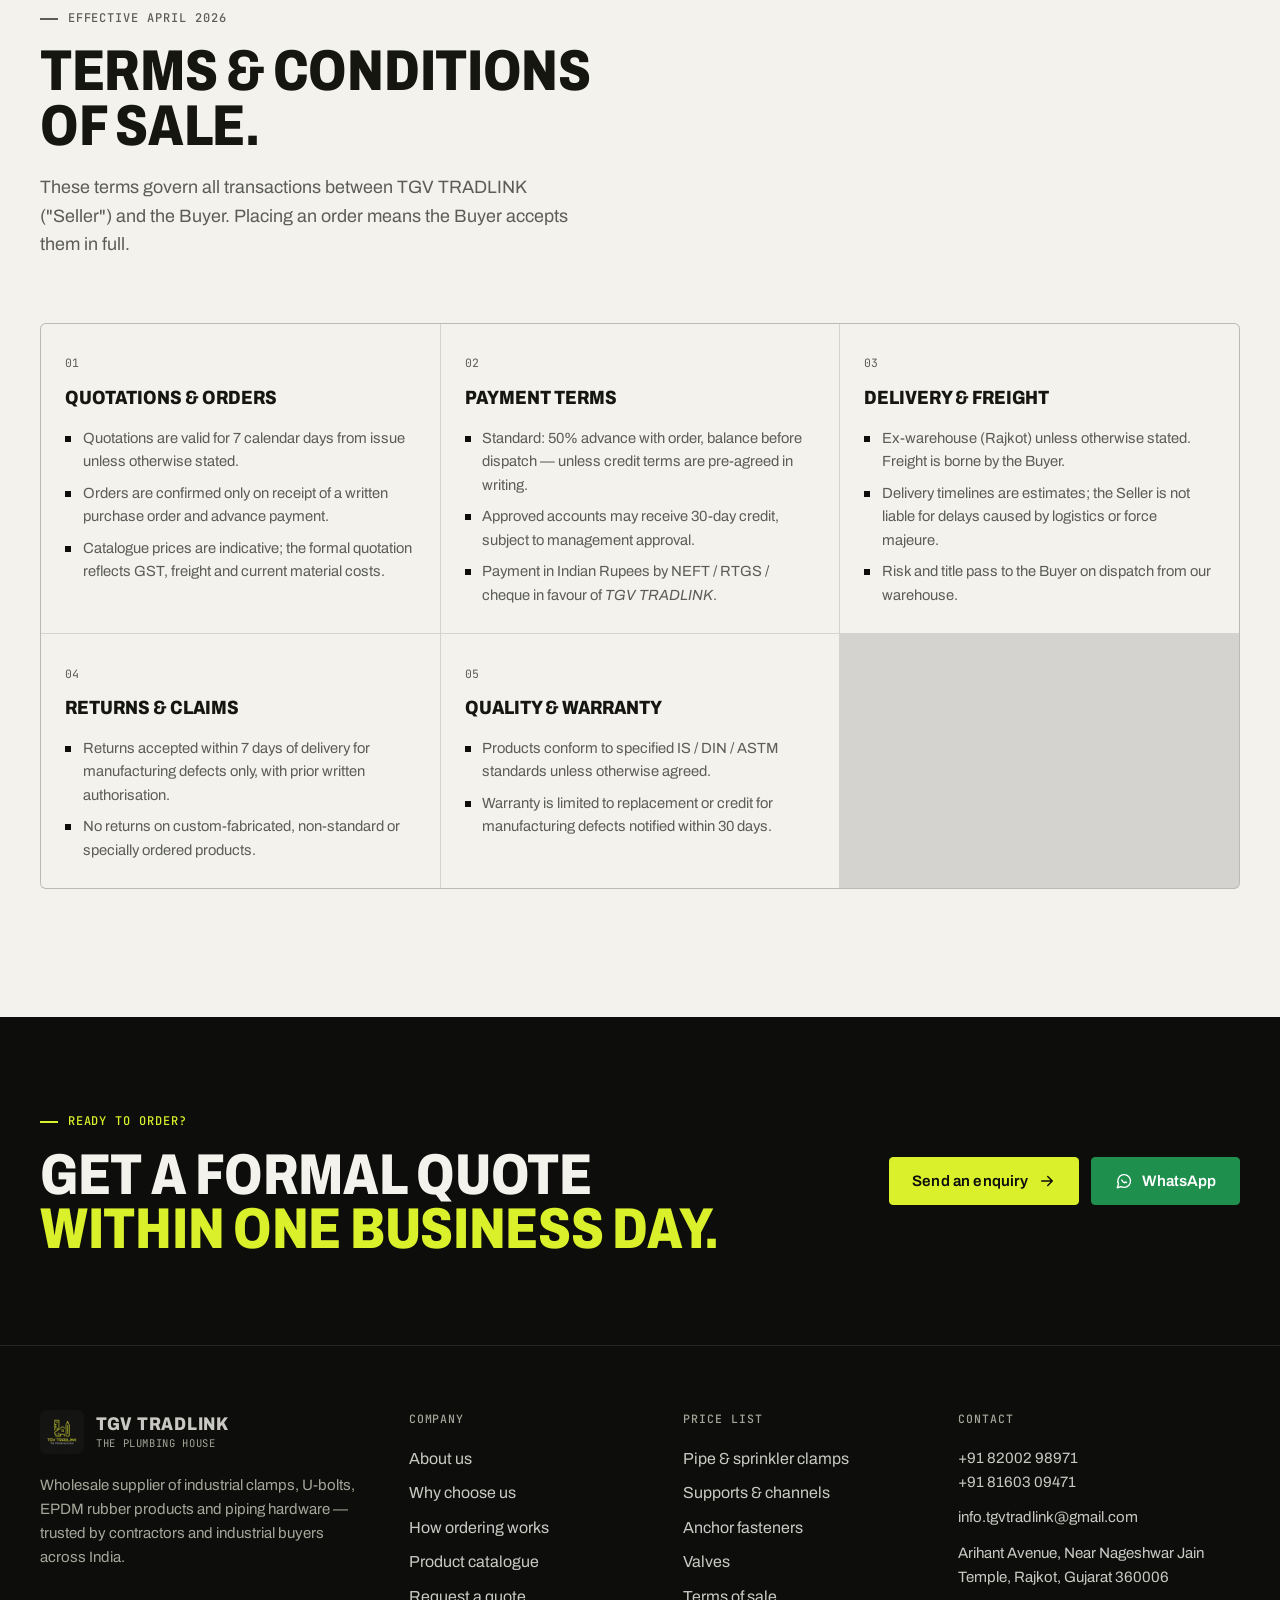
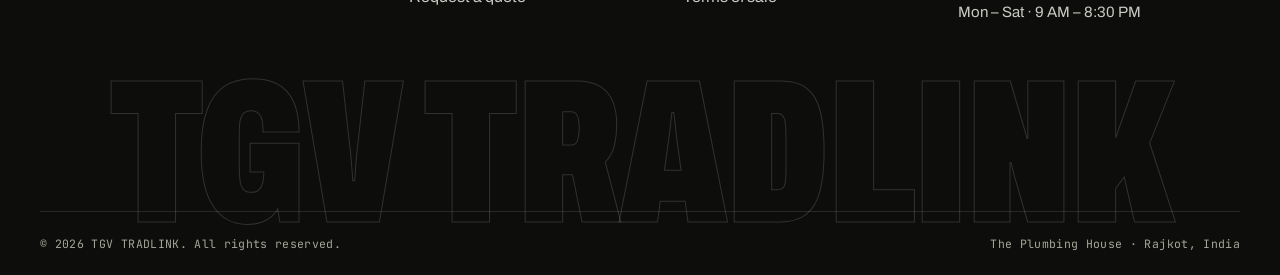
<file: catalogue.html>
<!DOCTYPE html>
<html lang="en" class="no-js">

<head>
  <meta charset="UTF-8" />
  <meta name="viewport" content="width=device-width, initial-scale=1.0" />
  <title>Price List FY 2026–27 | TGV TRADLINK — Clamps, Supports, Anchors &amp; Valves</title>
  <meta name="description"
    content="TGV TRADLINK price list FY 2026–27: sizes, packing and unit prices for split clamps, U-bolt clamps, leaf clamps, sprinkler clamps, G.I. & S.S. clamps, cantilevers, slotted channels, anchor fasteners and valves." />
  <meta name="keywords"
    content="Industrial clamps price list, U-bolt price, EPDM split clamp, leaf clamp, sprinkler clamp, G.I. clamp, S.S. clamp, cantilever, slotted channel, wedge anchor, butterfly valve, TGV TRADLINK, Rajkot" />
  <meta name="author" content="TGV TRADLINK" />
  <meta name="theme-color" content="#0d0e0b" />
  <link rel="canonical" href="https://tgv-tradlink.github.io/catalogue.html" />
  <link rel="icon" type="image/png" href="images/web/logo-200.png" />

  <meta property="og:title" content="TGV TRADLINK | Price List FY 2026–27" />
  <meta property="og:description"
    content="Sizes, packing and unit prices for industrial clamps, supports, anchor fasteners and valves." />
  <meta property="og:type" content="website" />
  <meta property="og:url" content="https://tgv-tradlink.github.io/catalogue.html" />
  <meta property="og:image" content="https://tgv-tradlink.github.io/images/TGV_logo.png" />
  <meta name="twitter:card" content="summary_large_image" />
  <meta name="twitter:title" content="TGV TRADLINK | Price List FY 2026–27" />
  <meta name="twitter:description" content="Sizes, packing and unit prices for industrial clamps, supports, anchor fasteners and valves." />
  <meta name="twitter:image" content="https://tgv-tradlink.github.io/images/TGV_logo.png" />

  <link rel="preconnect" href="https://fonts.googleapis.com" />
  <link rel="preconnect" href="https://fonts.gstatic.com" crossorigin />
  <link
    href="https://fonts.googleapis.com/css2?family=Archivo:wdth,wght@62..125,300..900&family=JetBrains+Mono:wght@400;500&display=swap"
    rel="stylesheet" />
  <link rel="stylesheet" href="style.css?v=6" />
</head>

<body>

  <svg width="0" height="0" style="position:absolute" aria-hidden="true">
    <defs>
      <symbol id="i-arrow" viewBox="0 0 24 24" fill="none" stroke="currentColor" stroke-width="2" stroke-linecap="round" stroke-linejoin="round"><path d="M5 12h14M13 6l6 6-6 6"/></symbol>
      <symbol id="i-download" viewBox="0 0 24 24" fill="none" stroke="currentColor" stroke-width="2" stroke-linecap="round" stroke-linejoin="round"><path d="M21 15v4a2 2 0 01-2 2H5a2 2 0 01-2-2v-4M7 10l5 5 5-5M12 15V3"/></symbol>
      <symbol id="i-search" viewBox="0 0 24 24" fill="none" stroke="currentColor" stroke-width="2" stroke-linecap="round" stroke-linejoin="round"><circle cx="11" cy="11" r="7"/><path d="M20 20l-3.5-3.5"/></symbol>
      <symbol id="i-info" viewBox="0 0 24 24" fill="none" stroke="currentColor" stroke-width="1.8" stroke-linecap="round" stroke-linejoin="round"><circle cx="12" cy="12" r="9"/><path d="M12 11v5M12 8h.01"/></symbol>
      <symbol id="i-phone" viewBox="0 0 24 24" fill="none" stroke="currentColor" stroke-width="1.8" stroke-linecap="round" stroke-linejoin="round"><path d="M21 16.5v3a2 2 0 01-2.2 2A19.5 19.5 0 012.5 5.2 2 2 0 014.5 3h3a2 2 0 012 1.7c.1 1 .4 1.9.7 2.8a2 2 0 01-.5 2.1L8.4 10.9a16 16 0 004.7 4.7l1.3-1.3a2 2 0 012.1-.5c.9.3 1.8.6 2.8.7a2 2 0 011.7 2z"/></symbol>
      <symbol id="i-chat" viewBox="0 0 24 24" fill="none" stroke="currentColor" stroke-width="1.8" stroke-linecap="round" stroke-linejoin="round"><path d="M3 21l1.7-5A8.5 8.5 0 1112 20.5a8.6 8.6 0 01-4-1z"/><path d="M9 10.5c.3 1.6 2 3.3 3.8 3.8l1-1 1.7.8"/></symbol>
    </defs>
  </svg>

  <!-- ═══ HEADER ═══ -->
  <header class="site-header solid" id="header">
    <div class="container header-inner">
      <a href="index.html" class="brand" aria-label="TGV TRADLINK home">
        <img src="images/web/logo-200.png" alt="TGV TRADLINK logo" width="44" height="44" />
        <span class="brand-text">
          <span class="brand-name">TGV TRADLINK</span>
          <span class="brand-tag">The Plumbing House</span>
        </span>
      </a>

      <nav class="nav" aria-label="Primary">
        <a href="index.html#about">About</a>
        <a href="index.html#products">Products</a>
        <a href="index.html#why">Why us</a>
        <a href="#pricelist" class="active">Price list</a>
        <a href="#terms">Terms</a>
        <a href="product-catalogue.html">Catalogue</a>
      </nav>

      <div class="header-cta">
        <a href="index.html#contact" class="btn btn--lime btn--sm">Get a quote</a>
      </div>

      <button class="menu-btn" id="hamburger" aria-label="Open menu" aria-expanded="false" aria-controls="mobileNav">
        <span></span><span></span><span></span>
      </button>
    </div>
  </header>

  <nav class="mobile-nav" id="mobileNav" aria-label="Mobile">
    <a class="m-link" href="index.html">Home <span>00</span></a>
    <a class="m-link" href="#clamps">Clamps <span>01</span></a>
    <a class="m-link" href="#supports">Supports <span>02</span></a>
    <a class="m-link" href="#anchors">Anchors <span>03</span></a>
    <a class="m-link" href="#valves">Valves <span>04</span></a>
    <a class="m-link" href="#terms">Terms <span>05</span></a>
    <a class="m-link" href="product-catalogue.html">Catalogue <span>06</span></a>
    <div class="m-actions">
      <a href="index.html#contact" class="btn btn--lime">Get a quote</a>
      <a href="images/price-list-nov-2026.pdf" download class="btn btn--ghost" style="color:var(--paper);border-color:rgba(255,255,255,.25)">Download price list PDF</a>
    </div>
  </nav>

  <main>
    <!-- ═══ PAGE HERO ═══ -->
    <section class="page-hero on-dark">
      <div class="container">
        <div class="page-hero-grid">
          <div>
            <span class="eyebrow eyebrow--lime">Product specifications &amp; rates</span>
            <h1 class="display">Price list<br><span>FY 2026–27</span></h1>
            <p class="lead">Premium industrial clamps, EPDM rubber fittings, support systems and flow-control hardware —
              with sizes, packing quantities and unit prices.</p>
            <div class="page-hero-actions">
              <a href="images/price-list-nov-2026.pdf" download class="btn btn--lime"><svg><use href="#i-download"/></svg>Download price list PDF</a>
              <a href="index.html#contact" class="btn btn--ghost">Request a formal quote</a>
            </div>
          </div>
          <dl class="page-hero-meta">
            <div><dt>Edition</dt><dd>FY 2026–27</dd></div>
            <div><dt>Ex-warehouse</dt><dd>Rajkot</dd></div>
            <div><dt>Reach</dt><dd>Pan-India supply</dd></div>
          </dl>
        </div>
      </div>
    </section>

    <!-- ═══ TOOLBAR ═══ -->
    <div class="toolbar" id="pricelist">
      <div class="container toolbar-inner">
        <div class="filters" id="plFilters" role="group" aria-label="Filter by category">
          <button class="chip on" data-filter="all" aria-pressed="true">All products</button>
          <button class="chip" data-filter="clamps" aria-pressed="false">Clamps <sup>5</sup></button>
          <button class="chip" data-filter="supports" aria-pressed="false">Supports &amp; channels <sup>3</sup></button>
          <button class="chip" data-filter="anchors" aria-pressed="false">Anchors <sup>2</sup></button>
          <button class="chip" data-filter="valves" aria-pressed="false">Valves <sup>2</sup></button>
        </div>
        <label class="search">
          <span class="sr-only">Search products or sizes</span>
          <svg><use href="#i-search"/></svg>
          <input type="search" id="plSearch" placeholder="Search product or size, e.g. 2&quot;" autocomplete="off" />
        </label>
      </div>
    </div>

    <div class="container">

      <!-- 01 CLAMPS -->
      <section class="cat-section" id="clamps" data-cat="clamps">
        <div class="cat-head"><span class="num">01</span><h2>Piping &amp; sprinkler clamps</h2><span class="count">5 products</span></div>

        <article class="pl-item" id="split-clamp">
          <div class="pl-side">
            <div class="pl-img"><img src="images/web/split-clamp.jpg" alt="Split clamp with EPDM rubber" loading="lazy" /></div>
            <div class="pl-info">
              <span class="p-code">01.1</span>
              <h3>Split Clamp with EPDM Rubber</h3>
              <p>EPDM insert for grip, vibration damping and pipe protection.</p>
              <div class="pl-tags"><span>Bestseller</span></div>
              <a href="index.html?product=Split+Clamp+with+EPDM+Rubber#contact" class="link-arrow pl-quote">Enquire <svg><use href="#i-arrow"/></svg></a>
            </div>
          </div>
          <div class="table-wrap"><table class="price-table">
<thead>
<tr><th>Thickness × Size (MM)</th><th>Size (Inch)</th><th>Packing</th><th>Unit Price (₹)</th></tr>
</thead>
<tbody>
<tr><td>2.0 × 20 MM</td><td>1/2"</td><td>550 Nos</td><td class="price-cell">₹ 14.55</td></tr>
<tr><td>2.0 × 20 MM</td><td>3/4"</td><td>500 Nos</td><td class="price-cell">₹ 15.90</td></tr>
<tr><td>2.0 × 20 MM</td><td>1"</td><td>450 Nos</td><td class="price-cell">₹ 17.00</td></tr>
<tr><td>2.0 × 20 MM</td><td>1.1/4"</td><td>350 Nos</td><td class="price-cell">₹ 19.80</td></tr>
<tr><td>2.0 × 20 MM</td><td>1.1/2"</td><td>300 Nos</td><td class="price-cell">₹ 22.25</td></tr>
<tr><td>2.0 × 20 MM</td><td>2"</td><td>285 Nos</td><td class="price-cell">₹ 25.55</td></tr>
<tr><td>2.0 × 20 MM</td><td>2.1/2"</td><td>250 Nos</td><td class="price-cell">₹ 29.35</td></tr>
<tr><td>2.0 × 20 MM</td><td>3"</td><td>215 Nos</td><td class="price-cell">₹ 33.20</td></tr>
<tr><td>2.0 × 20 MM</td><td>4"</td><td>150 Nos</td><td class="price-cell">₹ 40.50</td></tr>
<tr><td>2.0 × 20 MM</td><td>6"</td><td>100 Nos</td><td class="price-cell">₹ 54.85</td></tr>
<tr><td>2.0 × 20 MM</td><td>8"</td><td>80 Nos</td><td class="price-cell">₹ 75.85</td></tr>
</tbody>
</table></div>
        </article>

        <article class="pl-item" id="u-bolt-clamp">
          <div class="pl-side">
            <div class="pl-img"><img src="images/web/u-bolt-clamp.jpg" alt="U-bolt clamp with EPDM rubber" loading="lazy" /></div>
            <div class="pl-info">
              <span class="p-code">01.2</span>
              <h3>U-Bolt Clamp with EPDM Rubber</h3>
              <p>EPDM-lined U-bolt for a secure grip and reduced noise.</p>
              <div class="pl-tags"><span>Bestseller</span></div>
              <a href="index.html?product=U-Bolt+Clamp+with+EPDM+Rubber#contact" class="link-arrow pl-quote">Enquire <svg><use href="#i-arrow"/></svg></a>
            </div>
          </div>
          <div class="table-wrap"><table class="price-table">
<thead>
<tr><th>Thickness × Size (MM)</th><th>Size (Inch)</th><th>Packing</th><th>Unit Price (₹)</th></tr>
</thead>
<tbody>
<tr><td>8 MM ROD</td><td>1/2"</td><td>550 Nos</td><td class="price-cell">₹ 8.90</td></tr>
<tr><td>8 MM ROD</td><td>3/4"</td><td>500 Nos</td><td class="price-cell">₹ 9.65</td></tr>
<tr><td>8 MM ROD</td><td>1"</td><td>450 Nos</td><td class="price-cell">₹ 10.95</td></tr>
<tr><td>8 MM ROD</td><td>1.1/4"</td><td>350 Nos</td><td class="price-cell">₹ 12.10</td></tr>
<tr><td>8 MM ROD</td><td>1.1/2"</td><td>300 Nos</td><td class="price-cell">₹ 12.90</td></tr>
<tr><td>8 MM ROD</td><td>2"</td><td>285 Nos</td><td class="price-cell">₹ 14.50</td></tr>
<tr><td>8 MM ROD</td><td>2.1/2"</td><td>250 Nos</td><td class="price-cell">₹ 16.80</td></tr>
<tr><td>8 MM ROD</td><td>3"</td><td>215 Nos</td><td class="price-cell">₹ 18.50</td></tr>
<tr><td>8 MM ROD</td><td>4"</td><td>150 Nos</td><td class="price-cell">₹ 19.50</td></tr>
<tr><td>8 MM ROD</td><td>6"</td><td>100 Nos</td><td class="price-cell">₹ 30.75</td></tr>
<tr><td>8 MM ROD</td><td>8"</td><td>80 Nos</td><td class="na">—</td></tr>
</tbody>
</table></div>
        </article>

        <article class="pl-item" id="leaf-clamp">
          <div class="pl-side">
            <div class="pl-img"><img src="images/web/leaf-clamp.jpg" alt="Leaf clamp" loading="lazy" /></div>
            <div class="pl-info">
              <span class="p-code">01.3</span>
              <h3>Leaf Clamp</h3>
              <p>Firm pipe holding and long-lasting performance.</p>
              <div class="pl-tags"><span>Bestseller</span></div>
              <a href="index.html?product=Leaf+Clamp#contact" class="link-arrow pl-quote">Enquire <svg><use href="#i-arrow"/></svg></a>
            </div>
          </div>
          <div class="table-wrap"><table class="price-table">
<thead>
<tr><th>Thickness × Size (MM)</th><th>Size (Inch)</th><th>Packing / Length</th><th>Unit Price (₹)</th></tr>
</thead>
<tbody>
<tr><td>1.5 × 32 MM</td><td>1/2"</td><td>75 MM</td><td class="price-cell">₹ 14.00</td></tr>
<tr><td>1.5 × 32 MM</td><td>1"</td><td>80 MM</td><td class="price-cell">₹ 14.90</td></tr>
<tr><td>1.5 × 32 MM</td><td>1.1/4"</td><td>85 MM</td><td class="price-cell">₹ 16.30</td></tr>
<tr><td>1.5 × 32 MM</td><td>1.1/2"</td><td>90 MM</td><td class="price-cell">₹ 20.10</td></tr>
<tr><td>1.5 × 32 MM</td><td>2"</td><td>95 MM</td><td class="price-cell">₹ 23.00</td></tr>
<tr><td>1.5 × 32 MM</td><td>2.1/2"</td><td>110 MM</td><td class="price-cell">₹ 26.15</td></tr>
<tr><td>1.5 × 32 MM</td><td>3"</td><td>125 MM</td><td class="price-cell">₹ 29.10</td></tr>
<tr><td>2 × 32 MM</td><td>4"</td><td>150 MM</td><td class="price-cell">₹ 40.20</td></tr>
<tr><td>2 × 32 MM</td><td>5"</td><td>175 MM</td><td class="price-cell">₹ 49.15</td></tr>
<tr><td>2 × 32 MM</td><td>6"</td><td>200 MM</td><td class="price-cell">₹ 53.60</td></tr>
<tr><td>2 × 32 MM</td><td>8"</td><td>260 MM</td><td class="price-cell">₹ 75.90</td></tr>
<tr><td>2 × 32 MM</td><td>10"</td><td>320 MM</td><td class="price-cell">₹ 102.70</td></tr>
<tr><td>2 × 32 MM</td><td>12"</td><td>380 MM</td><td class="price-cell">₹ 123.50</td></tr>
</tbody>
</table></div>
        </article>

        <article class="pl-item" id="sprinkler-clamp">
          <div class="pl-side">
            <div class="pl-img"><img src="images/web/sprinkler-clamp.jpg" alt="Sprinkler hanging clamp" loading="lazy" /></div>
            <div class="pl-info">
              <span class="p-code">01.4</span>
              <h3>Sprinkler Hanging Clamp</h3>
              <p>Available in 2 mm (14G) and 1.5 mm (16G).</p>
              <a href="index.html?product=Sprinkler+Hanging+Clamp#contact" class="link-arrow pl-quote">Enquire <svg><use href="#i-arrow"/></svg></a>
            </div>
          </div>
          <div class="table-wrap"><table class="price-table">
<thead>
<tr><th>Thickness × Size (MM)</th><th>Size (Inch)</th><th>Packing / Length</th><th>2 MM (14G) Price (₹)</th><th>1.5 MM (16G) Price (₹)</th></tr>
</thead>
<tbody>
<tr><td>1 × 32 MM</td><td>1"</td><td>450 Nos</td><td class="price-cell">₹ 12.50</td><td class="price-cell">₹ 11.30</td></tr>
<tr><td>1.1/4 × 40 MM</td><td>1.1/4"</td><td>350 Nos</td><td class="price-cell">₹ 15.65</td><td class="price-cell">₹ 12.50</td></tr>
<tr><td>1.1/2 × 50 MM</td><td>1.1/2"</td><td>300 Nos</td><td class="price-cell">₹ 17.50</td><td class="price-cell">₹ 14.60</td></tr>
<tr><td>2 × 63 MM</td><td>2"</td><td>285 Nos</td><td class="price-cell">₹ 20.15</td><td class="price-cell">₹ 14.95</td></tr>
<tr><td>2.1/2 × 75 MM</td><td>2.1/2"</td><td>250 Nos</td><td class="price-cell">₹ 22.75</td><td class="price-cell">₹ 17.50</td></tr>
<tr><td>3 × 90 MM</td><td>3"</td><td>215 Nos</td><td class="price-cell">₹ 27.50</td><td class="price-cell">₹ 20.15</td></tr>
<tr><td>4 × 110 MM</td><td>4"</td><td>150 Nos</td><td class="price-cell">₹ 31.25</td><td class="price-cell">₹ 24.90</td></tr>
<tr><td>6 × 160 MM</td><td>6"</td><td>100 Nos</td><td class="price-cell">₹ 46.70</td><td class="price-cell">₹ 37.30</td></tr>
<tr><td>8 × 200 MM</td><td>8"</td><td>80 Nos</td><td class="price-cell">₹ 62.40</td><td class="price-cell">₹ 51.00</td></tr>
</tbody>
</table></div>
        </article>

        <article class="pl-item" id="gi-ss-clamp">
          <div class="pl-side">
            <div class="pl-img"><img src="images/web/gi-ss-clamp.jpg" alt="G.I. and S.S. clamps" loading="lazy" /></div>
            <div class="pl-info">
              <span class="p-code">01.5</span>
              <h3>G.I. &amp; S.S. Clamp</h3>
              <p>GI in 1.2 mm and 1.5 mm; stainless steel in 1.0 mm.</p>
              <a href="index.html?product=G.I.+%26+S.S.+Clamp#contact" class="link-arrow pl-quote">Enquire <svg><use href="#i-arrow"/></svg></a>
            </div>
          </div>
          <div class="table-wrap"><table class="price-table">
<thead>
<tr><th>Size (Inch)</th><th>Size (MM)</th><th>GI (1.2 MM) Price</th><th>GI (1.5 MM) Price</th><th>S.S. (1.0 MM) Price</th></tr>
</thead>
<tbody>
<tr><td>1/2"</td><td>15 MM</td><td class="price-cell">₹ 2.35</td><td class="price-cell">₹ 2.80</td><td class="price-cell">₹ 3.60</td></tr>
<tr><td>3/4"</td><td>20 MM</td><td class="price-cell">₹ 2.50</td><td class="price-cell">₹ 3.00</td><td class="price-cell">₹ 4.00</td></tr>
<tr><td>1"</td><td>25 MM</td><td class="price-cell">₹ 3.00</td><td class="price-cell">₹ 3.60</td><td class="price-cell">₹ 4.50</td></tr>
<tr><td>1.1/4"</td><td>32 MM</td><td class="price-cell">₹ 3.40</td><td class="price-cell">₹ 4.15</td><td class="price-cell">₹ 5.30</td></tr>
<tr><td>1.1/2"</td><td>40 MM</td><td class="price-cell">₹ 3.95</td><td class="price-cell">₹ 4.85</td><td class="price-cell">₹ 6.10</td></tr>
<tr><td>2"</td><td>50 MM</td><td class="price-cell">₹ 4.55</td><td class="price-cell">₹ 5.55</td><td class="price-cell">₹ 7.20</td></tr>
<tr><td>2.1/2"</td><td>65 MM</td><td class="price-cell">₹ 5.70</td><td class="price-cell">₹ 6.85</td><td class="price-cell">₹ 9.70</td></tr>
<tr><td>3"</td><td>80 MM</td><td class="price-cell">₹ 6.70</td><td class="price-cell">₹ 8.10</td><td class="price-cell">₹ 10.95</td></tr>
<tr><td>4"</td><td>100 MM</td><td class="price-cell">₹ 7.95</td><td class="price-cell">₹ 9.80</td><td class="price-cell">₹ 15.25</td></tr>
<tr><td>6"</td><td>150 MM</td><td class="price-cell">₹ 10.70</td><td class="price-cell">₹ 13.25</td><td class="price-cell">₹ 20.70</td></tr>
</tbody>
</table></div>
        </article>
      </section>

      <!-- 02 SUPPORTS -->
      <section class="cat-section" id="supports" data-cat="supports">
        <div class="cat-head"><span class="num">02</span><h2>Support systems &amp; channels</h2><span class="count">3 products</span></div>

        <article class="pl-item" id="base-plate">
          <div class="pl-side">
            <div class="pl-img"><img src="images/web/base-plate.jpg" alt="Base plate" loading="lazy" /></div>
            <div class="pl-info">
              <span class="p-code">02.1</span>
              <h3>Base Plate</h3>
              <p>Heavy-duty plate for stable anchoring.</p>
              <div class="pl-tags"><span>Bestseller</span></div>
              <a href="index.html?product=Base+Plate#contact" class="link-arrow pl-quote">Enquire <svg><use href="#i-arrow"/></svg></a>
            </div>
          </div>
          <div class="table-wrap"><table class="price-table">
<thead>
<tr><th>Thickness × Size (MM)</th><th>Unit Price (₹)</th></tr>
</thead>
<tbody>
<tr><td>4 × 150 × 150 MM</td><td class="price-cell">₹ 271</td></tr>
</tbody>
</table></div>
        </article>

        <article class="pl-item" id="cantilever">
          <div class="pl-side">
            <div class="pl-img"><img src="images/web/cantilever.jpg" alt="Cantilever support" loading="lazy" /></div>
            <div class="pl-info">
              <span class="p-code">02.2</span>
              <h3>Cantilever</h3>
              <p>Secure mounting for piping and structural systems.</p>
              <div class="pl-tags"><span>Bestseller</span></div>
              <a href="index.html?product=Cantilever#contact" class="link-arrow pl-quote">Enquire <svg><use href="#i-arrow"/></svg></a>
            </div>
          </div>
          <div class="table-wrap"><table class="price-table">
<thead>
<tr><th>Thickness × Size (MM)</th><th>Unit Price (₹)</th></tr>
</thead>
<tbody>
<tr><td>2 × 41 × 41 × 150 MM</td><td class="price-cell">₹ 107</td></tr>
<tr><td>2 × 41 × 41 × 200 MM</td><td class="price-cell">₹ 132</td></tr>
<tr><td>2 × 41 × 41 × 250 MM</td><td class="price-cell">₹ 178</td></tr>
<tr><td>2 × 41 × 41 × 300 MM</td><td class="price-cell">₹ 172</td></tr>
<tr><td>2 × 41 × 41 × 450 MM</td><td class="price-cell">₹ 238</td></tr>
<tr><td>2 × 41 × 41 × 600 MM</td><td class="price-cell">₹ 291</td></tr>
<tr><td>2 × 41 × 41 × 750 MM</td><td class="price-cell">₹ 341</td></tr>
</tbody>
</table></div>
        </article>

        <article class="pl-item" id="slotted-channel">
          <div class="pl-side">
            <div class="pl-img"><img src="images/web/slotted-channel.jpg" alt="Slotted channel" loading="lazy" /></div>
            <div class="pl-info">
              <span class="p-code">02.3</span>
              <h3>Slotted Channel</h3>
              <p>Flexible mounting with strong structural support.</p>
              <div class="pl-tags"><span>Bestseller</span></div>
              <a href="index.html?product=Slotted+Channel#contact" class="link-arrow pl-quote">Enquire <svg><use href="#i-arrow"/></svg></a>
            </div>
          </div>
          <div class="table-wrap"><table class="price-table">
<thead>
<tr><th>Thickness × Size (MM)</th><th>Unit Price (₹)</th></tr>
</thead>
<tbody>
<tr><td>2 × 41 × 41 MM (Slotted Channel)</td><td class="price-cell">₹ 256</td></tr>
</tbody>
</table></div>
        </article>
      </section>

      <!-- 03 ANCHORS -->
      <section class="cat-section" id="anchors" data-cat="anchors">
        <div class="cat-head"><span class="num">03</span><h2>Anchor fasteners &amp; bolts</h2><span class="count">2 products</span></div>

        <article class="pl-item" id="bullet-anchor">
          <div class="pl-side">
            <div class="pl-img"><img src="images/web/bullet-anchor.jpg" alt="Bullet anchor" loading="lazy" /></div>
            <div class="pl-info">
              <span class="p-code">03.1</span>
              <h3>Bullet Anchor</h3>
              <p>Dependable fixing in solid surfaces.</p>
              <a href="index.html?product=Bullet+Anchor#contact" class="link-arrow pl-quote">Enquire <svg><use href="#i-arrow"/></svg></a>
            </div>
          </div>
          <div class="table-wrap"><table class="price-table">
<thead>
<tr><th>Thickness × Size (MM)</th><th>Packing</th><th>Unit Price (₹)</th></tr>
</thead>
<tbody>
<tr><td>8 MM Bullet Anchor</td><td>100 Nos</td><td class="price-cell">₹ 3.00</td></tr>
<tr><td>10 MM Bullet Anchor</td><td>100 Nos</td><td class="price-cell">₹ 4.25</td></tr>
<tr><td>12 MM Bullet Anchor</td><td>100 Nos</td><td class="price-cell">₹ 9.10</td></tr>
</tbody>
</table></div>
        </article>

        <article class="pl-item" id="wedge-anchor">
          <div class="pl-side">
            <div class="pl-img"><img src="images/web/wedge-anchor.jpg" alt="Wedge anchor" loading="lazy" /></div>
            <div class="pl-info">
              <span class="p-code">03.2</span>
              <h3>Wedge &amp; Pin Type Anchor</h3>
              <p>Permanent, high-strength fixing in concrete.</p>
              <div class="pl-tags"><span class="ink">Pin type included</span></div>
              <a href="index.html?product=Wedge+Anchor#contact" class="link-arrow pl-quote">Enquire <svg><use href="#i-arrow"/></svg></a>
            </div>
          </div>
          <div class="table-wrap"><table class="price-table">
<thead>
<tr><th>Thickness × Size (MM) / Type</th><th>Packing</th><th>Unit Price (₹)</th></tr>
</thead>
<tbody>
<tr><td>10 × 60 MM Pin Type Anchor</td><td>100 Nos</td><td class="price-cell">₹ 7.25</td></tr>
<tr><td>10 × 75 MM Pin Type Anchor</td><td>100 Nos</td><td class="price-cell">₹ 7.65</td></tr>
<tr><td>10 × 75 MM Wedge Anchor</td><td>125 Nos</td><td class="price-cell">₹ 8.50</td></tr>
<tr><td>10 × 100 MM Wedge Anchor</td><td>125 Nos</td><td class="price-cell">₹ 10.30</td></tr>
<tr><td>10 × 125 MM Wedge Anchor</td><td>125 Nos</td><td class="price-cell">₹ 11.50</td></tr>
<tr><td>12 × 75 MM Wedge Anchor</td><td>125 Nos</td><td class="price-cell">₹ 11.80</td></tr>
<tr><td>12 × 100 MM Wedge Anchor</td><td>150 Nos</td><td class="price-cell">₹ 13.00</td></tr>
<tr><td>12 × 125 MM Wedge Anchor</td><td>150 Nos</td><td class="price-cell">₹ 16.45</td></tr>
<tr><td>12 × 150 MM Wedge Anchor</td><td>150 Nos</td><td class="price-cell">₹ 19.40</td></tr>
<tr><td>12 × 200 MM Wedge Anchor</td><td>150 Nos</td><td class="price-cell">₹ 35.10</td></tr>
</tbody>
</table></div>
        </article>
      </section>

      <!-- 04 VALVES -->
      <section class="cat-section" id="valves" data-cat="valves">
        <div class="cat-head"><span class="num">04</span><h2>Valves &amp; flow control</h2><span class="count">2 products</span></div>

        <article class="pl-item" id="butterfly-valve">
          <div class="pl-side">
            <div class="pl-img"><img src="images/web/butterfly-valve.jpg" alt="C.I. body butterfly valve" loading="lazy" /></div>
            <div class="pl-info">
              <span class="p-code">04.1</span>
              <h3>C.I. Body Butterfly Valve</h3>
              <p>C.I. body with S.S. 304 plate. Poline brand and Meet brand.</p>
              <div class="pl-tags"><span class="ink">ISI marked</span></div>
              <a href="index.html?product=C.I.+Body+Butterfly+Valve#contact" class="link-arrow pl-quote">Enquire <svg><use href="#i-arrow"/></svg></a>
            </div>
          </div>
          <div class="table-wrap"><table class="price-table">
<thead>
<tr><th>Size (Inch)</th><th>Poline Brand Price (₹)</th><th>Meet Brand Price (₹)</th></tr>
</thead>
<tbody>
<tr><td>1.1/2"</td><td class="price-cell">₹ 819</td><td class="price-cell">₹ 695</td></tr>
<tr><td>2"</td><td class="price-cell">₹ 1031</td><td class="price-cell">₹ 816</td></tr>
<tr><td>2.1/2"</td><td class="price-cell">₹ 1230</td><td class="price-cell">₹ 932</td></tr>
<tr><td>3"</td><td class="price-cell">₹ 1354</td><td class="price-cell">₹ 1135</td></tr>
<tr><td>4"</td><td class="price-cell">₹ 1919</td><td class="price-cell">₹ 1721</td></tr>
<tr><td>5"</td><td class="price-cell">₹ 2415</td><td class="price-cell">₹ 1998</td></tr>
<tr><td>6"</td><td class="price-cell">₹ 3285</td><td class="price-cell">₹ 2706</td></tr>
<tr><td>8"</td><td class="price-cell">₹ 5283</td><td class="price-cell">₹ 5205</td></tr>
</tbody>
</table></div>
        </article>

        <article class="pl-item" id="union-ball-valve">
          <div class="pl-side">
            <div class="pl-img"><img src="images/web/union-ball-valve.jpg" alt="Double union brass ball valve" loading="lazy" /></div>
            <div class="pl-info">
              <span class="p-code">04.2</span>
              <h3>Double Union Brass Ball Valve</h3>
              <p>For PPR, CPVC and UPVC lines.</p>
              <a href="index.html?product=Union+Ball+Valve#contact" class="link-arrow pl-quote">Enquire <svg><use href="#i-arrow"/></svg></a>
            </div>
          </div>
          <div class="table-wrap"><table class="price-table">
<thead>
<tr><th>Size (Inch)</th><th>PPR Price (₹)</th><th>CPVC Price (₹)</th><th>UPVC Price (₹)</th></tr>
</thead>
<tbody>
<tr><td>1/2"</td><td class="price-cell">₹ 416</td><td class="na">—</td><td class="price-cell">₹ 398</td></tr>
<tr><td>3/4"</td><td class="price-cell">₹ 565</td><td class="price-cell">₹ 404</td><td class="price-cell">₹ 541</td></tr>
<tr><td>1"</td><td class="price-cell">₹ 882</td><td class="price-cell">₹ 475</td><td class="price-cell">₹ 839</td></tr>
<tr><td>1.1/4"</td><td class="na">—</td><td class="price-cell">₹ 1224</td><td class="price-cell">₹ 1218</td></tr>
<tr><td>1.1/2"</td><td class="price-cell">₹ 1277</td><td class="price-cell">₹ 1485</td><td class="price-cell">₹ 1478</td></tr>
<tr><td>2"</td><td class="na">—</td><td class="price-cell">₹ 2975</td><td class="price-cell">₹ 2969</td></tr>
</tbody>
</table></div>
        </article>
      </section>

      <div class="empty-state" id="plEmpty">
        <strong>No matching products</strong>
        Try another size or product name — or <a href="index.html#contact" style="text-decoration:underline">ask us directly</a>.
      </div>

      <div class="note-box">
        <svg><use href="#i-info"/></svg>
        <div>
          <strong>Note:</strong> Prices are indicative, ex-warehouse (Rajkot), for standard quantities.
          Bulk discounts apply on orders above ₹25,000. GST extra as per prevailing rates.
          Custom specifications, alternate materials and special coatings available on request.
          For a formal quotation: <a href="mailto:info.tgvtradlink@gmail.com"><strong>info.tgvtradlink@gmail.com</strong></a> ·
          <a href="tel:+918200298971"><strong>+91 82002 98971</strong></a> / <a href="tel:+918160309471"><strong>81603 09471</strong></a>
        </div>
      </div>
    </div>

    <!-- ═══ TERMS ═══ -->
    <section class="section" id="terms" style="scroll-margin-top:var(--header-h)">
      <div class="container">
        <div class="section-head">
          <div>
            <span class="eyebrow">Effective April 2026</span>
            <h2 class="h2">Terms &amp; conditions<br>of sale.</h2>
            <p class="lead">These terms govern all transactions between TGV TRADLINK ("Seller") and the Buyer. Placing an order means the Buyer accepts them in full.</p>
          </div>
        </div>

        <div class="terms-grid">
          <div class="term">
            <span class="n">01</span>
            <h3>Quotations &amp; orders</h3>
            <ul>
              <li>Quotations are valid for 7 calendar days from issue unless otherwise stated.</li>
              <li>Orders are confirmed only on receipt of a written purchase order and advance payment.</li>
              <li>Catalogue prices are indicative; the formal quotation reflects GST, freight and current material costs.</li>
            </ul>
          </div>
          <div class="term">
            <span class="n">02</span>
            <h3>Payment terms</h3>
            <ul>
              <li>Standard: 50% advance with order, balance before dispatch — unless credit terms are pre-agreed in writing.</li>
              <li>Approved accounts may receive 30-day credit, subject to management approval.</li>
              <li>Payment in Indian Rupees by NEFT / RTGS / cheque in favour of <em>TGV TRADLINK</em>.</li>
            </ul>
          </div>
          <div class="term">
            <span class="n">03</span>
            <h3>Delivery &amp; freight</h3>
            <ul>
              <li>Ex-warehouse (Rajkot) unless otherwise stated. Freight is borne by the Buyer.</li>
              <li>Delivery timelines are estimates; the Seller is not liable for delays caused by logistics or force majeure.</li>
              <li>Risk and title pass to the Buyer on dispatch from our warehouse.</li>
            </ul>
          </div>
          <div class="term">
            <span class="n">04</span>
            <h3>Returns &amp; claims</h3>
            <ul>
              <li>Returns accepted within 7 days of delivery for manufacturing defects only, with prior written authorisation.</li>
              <li>No returns on custom-fabricated, non-standard or specially ordered products.</li>
            </ul>
          </div>
          <div class="term">
            <span class="n">05</span>
            <h3>Quality &amp; warranty</h3>
            <ul>
              <li>Products conform to specified IS / DIN / ASTM standards unless otherwise agreed.</li>
              <li>Warranty is limited to replacement or credit for manufacturing defects notified within 30 days.</li>
            </ul>
          </div>
        </div>
      </div>
    </section>

    <!-- ═══ CTA ═══ -->
    <section class="section section--dark on-dark cta-section" style="padding-block:clamp(3.5rem,7vw,5.5rem)">
      <div class="container cta-band">
        <div>
          <span class="eyebrow eyebrow--lime">Ready to order?</span>
          <h2 class="h2">Get a formal quote<br><span>within one business day.</span></h2>
        </div>
        <div class="hero-actions">
          <a href="index.html#contact" class="btn btn--lime">Send an enquiry <svg class="arrow"><use href="#i-arrow"/></svg></a>
          <a href="https://wa.me/918200298971" target="_blank" rel="noopener" class="btn btn--wa"><svg><use href="#i-chat"/></svg>WhatsApp</a>
        </div>
      </div>
    </section>
  </main>

  <!-- ═══ FOOTER ═══ -->
  <footer class="site-footer">
    <div class="container">
      <div class="footer-grid">
        <div class="footer-about">
          <a href="index.html" class="brand">
            <img src="images/web/logo-200.png" alt="TGV TRADLINK logo" width="44" height="44" loading="lazy" />
            <span class="brand-text"><span class="brand-name">TGV TRADLINK</span><span class="brand-tag">The Plumbing House</span></span>
          </a>
          <p>Wholesale supplier of industrial clamps, U-bolts, EPDM rubber products and piping hardware — trusted by contractors and industrial buyers across India.</p>
        </div>
        <div>
          <h4>Company</h4>
          <ul>
            <li><a href="index.html#about">About us</a></li>
            <li><a href="index.html#why">Why choose us</a></li>
            <li><a href="index.html#process">How ordering works</a></li>
            <li><a href="product-catalogue.html">Product catalogue</a></li>
            <li><a href="index.html#contact">Request a quote</a></li>
          </ul>
        </div>
        <div>
          <h4>Price list</h4>
          <ul>
            <li><a href="#clamps">Pipe &amp; sprinkler clamps</a></li>
            <li><a href="#supports">Supports &amp; channels</a></li>
            <li><a href="#anchors">Anchor fasteners</a></li>
            <li><a href="#valves">Valves</a></li>
            <li><a href="#terms">Terms of sale</a></li>
          </ul>
        </div>
        <div class="footer-contact">
          <h4>Contact</h4>
          <p><a href="tel:+918200298971">+91 82002 98971</a><br><a href="tel:+918160309471">+91 81603 09471</a></p>
          <p><a href="mailto:info.tgvtradlink@gmail.com">info.tgvtradlink@gmail.com</a></p>
          <p>Arihant Avenue, Near Nageshwar Jain Temple, Rajkot, Gujarat 360006</p>
          <p>Mon – Sat · 9 AM – 8:30 PM</p>
        </div>
      </div>
    </div>
    <div class="footer-word" aria-hidden="true">TGV Tradlink</div>
    <div class="container">
      <div class="footer-bottom">
        <span>© <span data-year>2026</span> TGV TRADLINK. All rights reserved.</span>
        <span>The Plumbing House · Rajkot, India</span>
      </div>
    </div>
  </footer>

  <script src="script.js?v=6"></script>
</body>

</html>
</file>
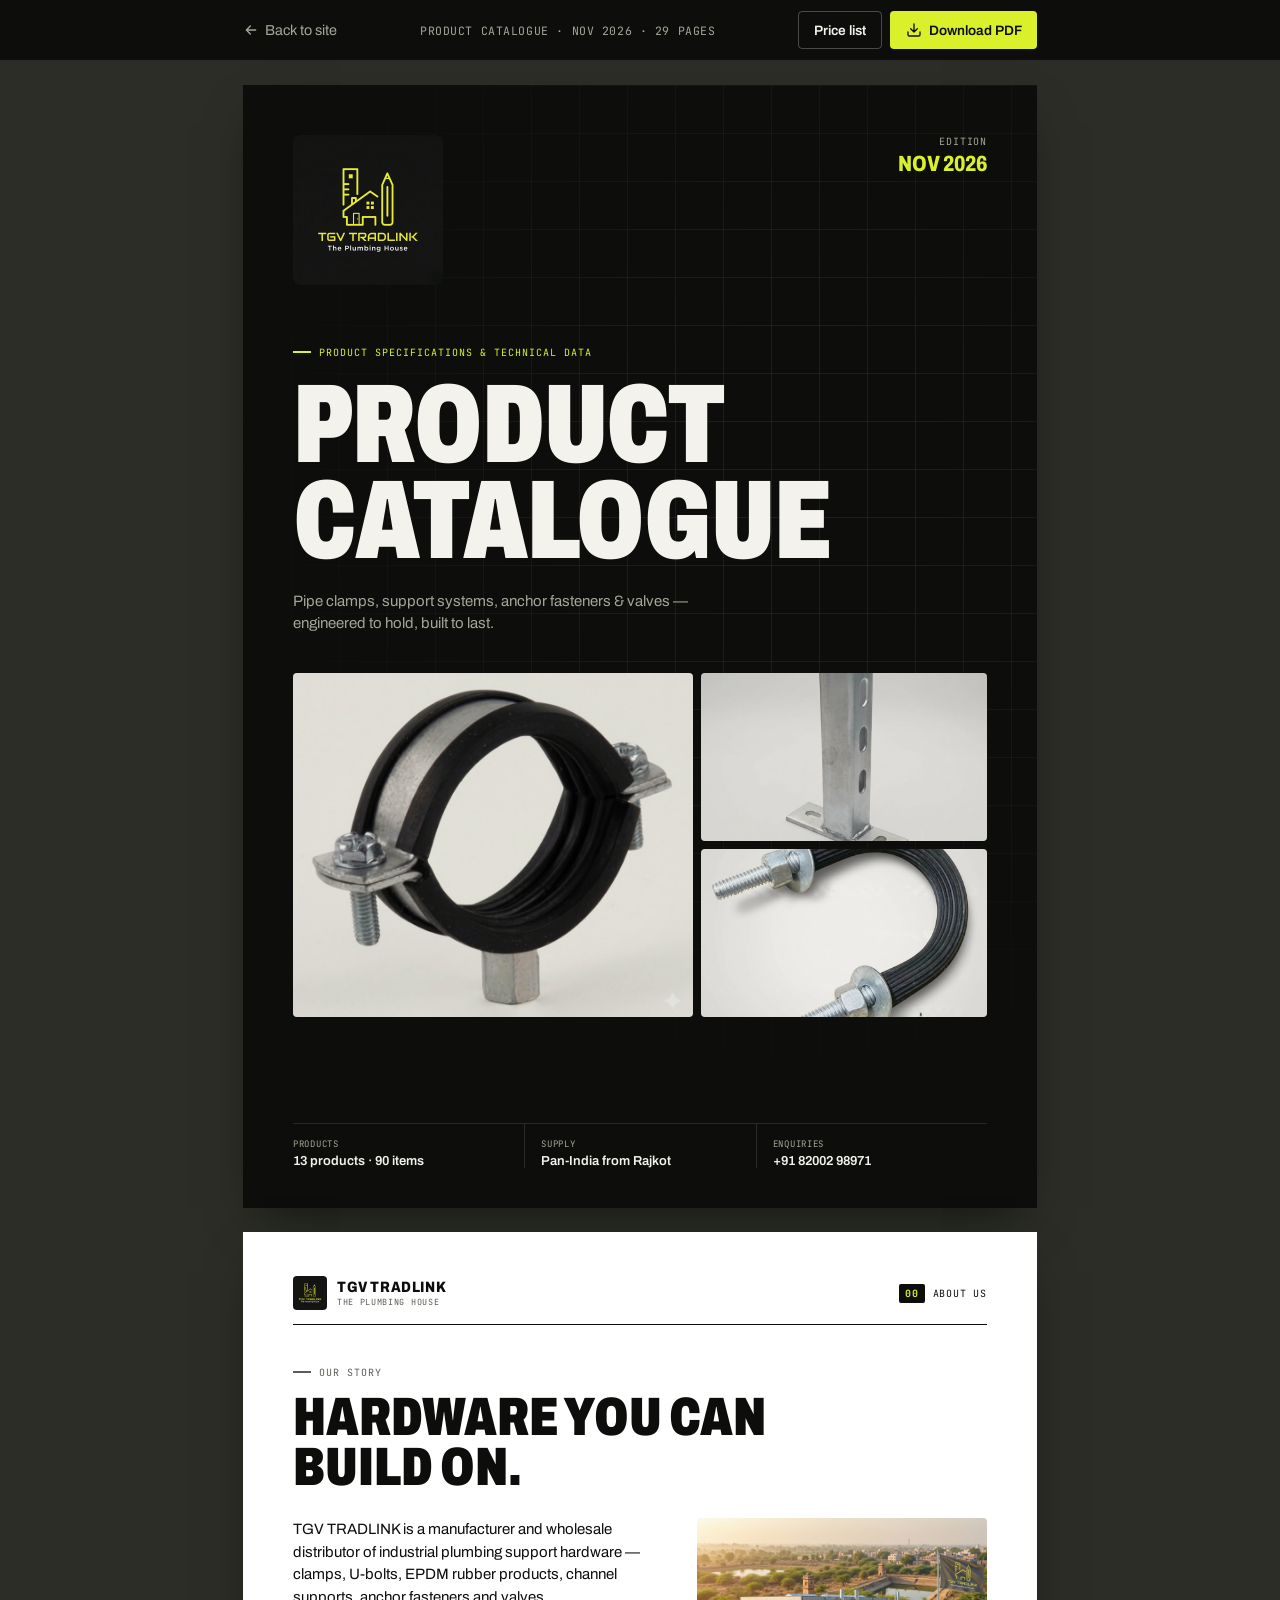
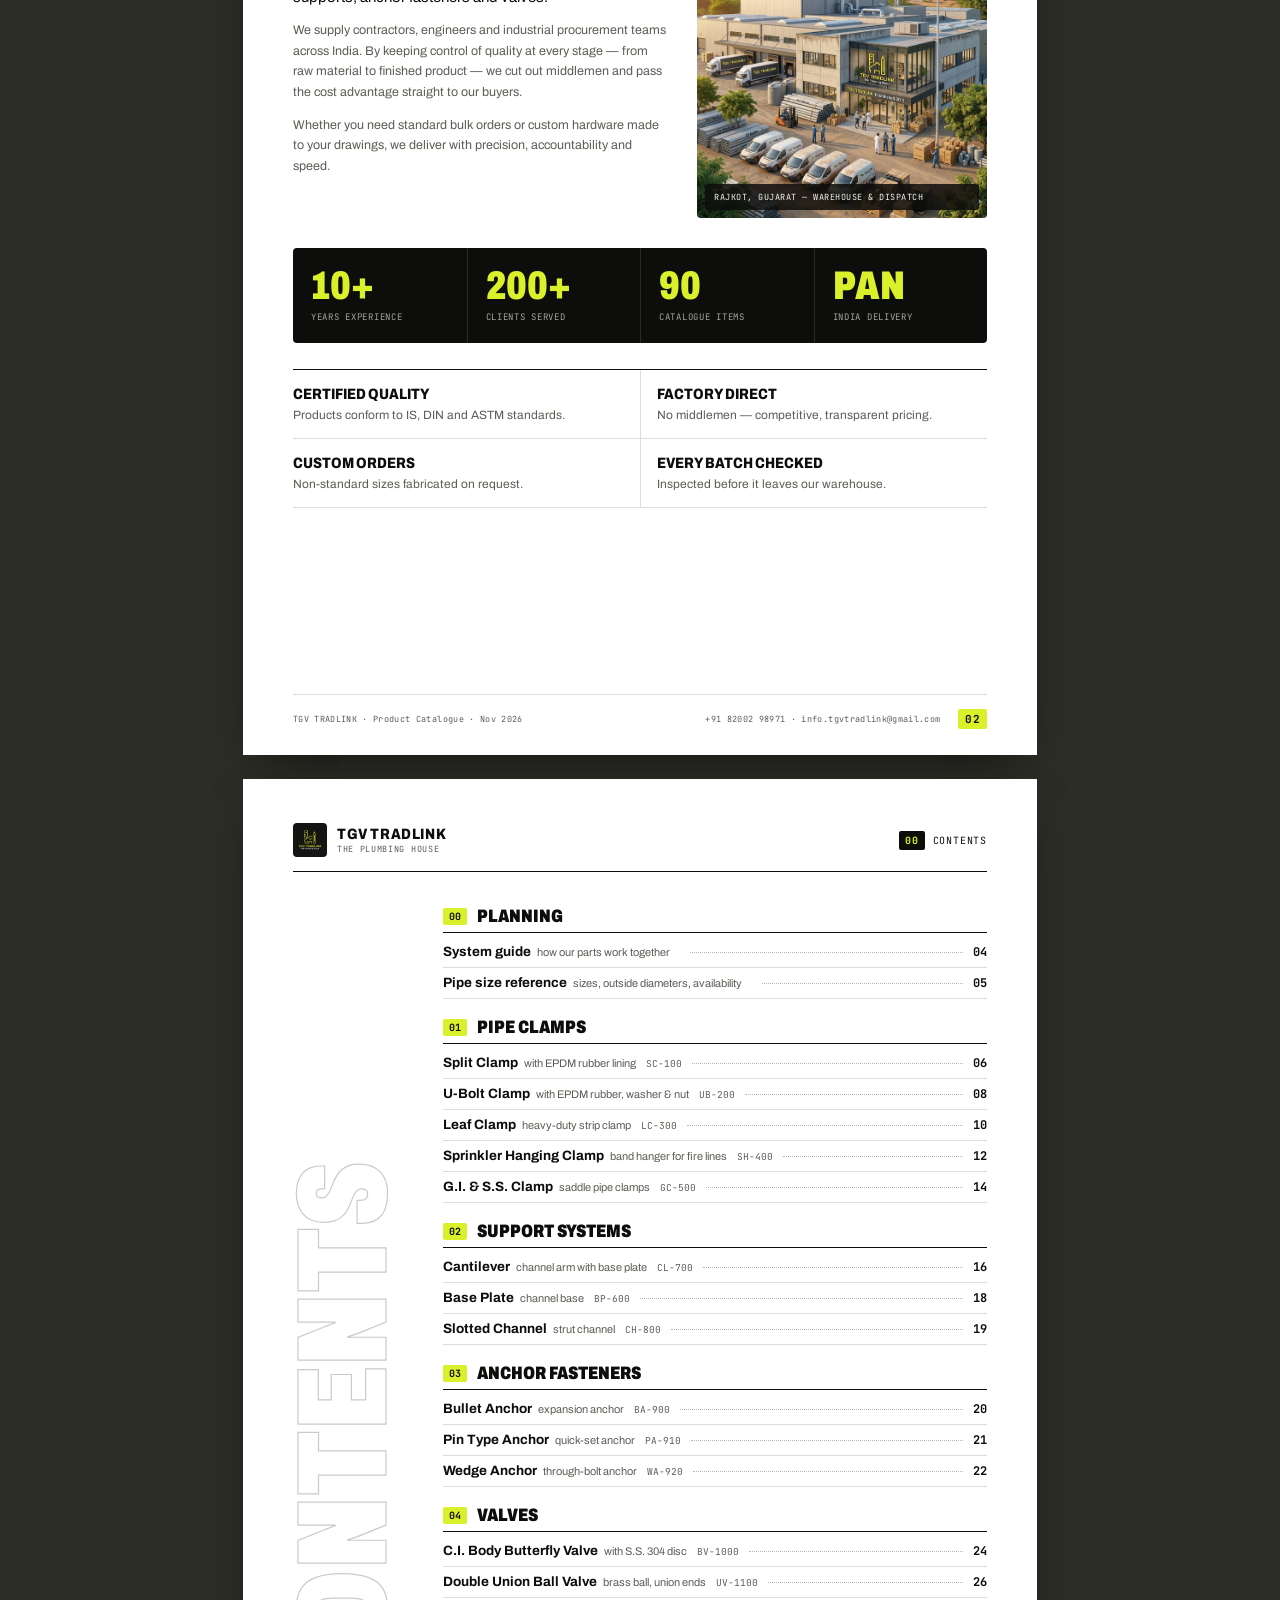
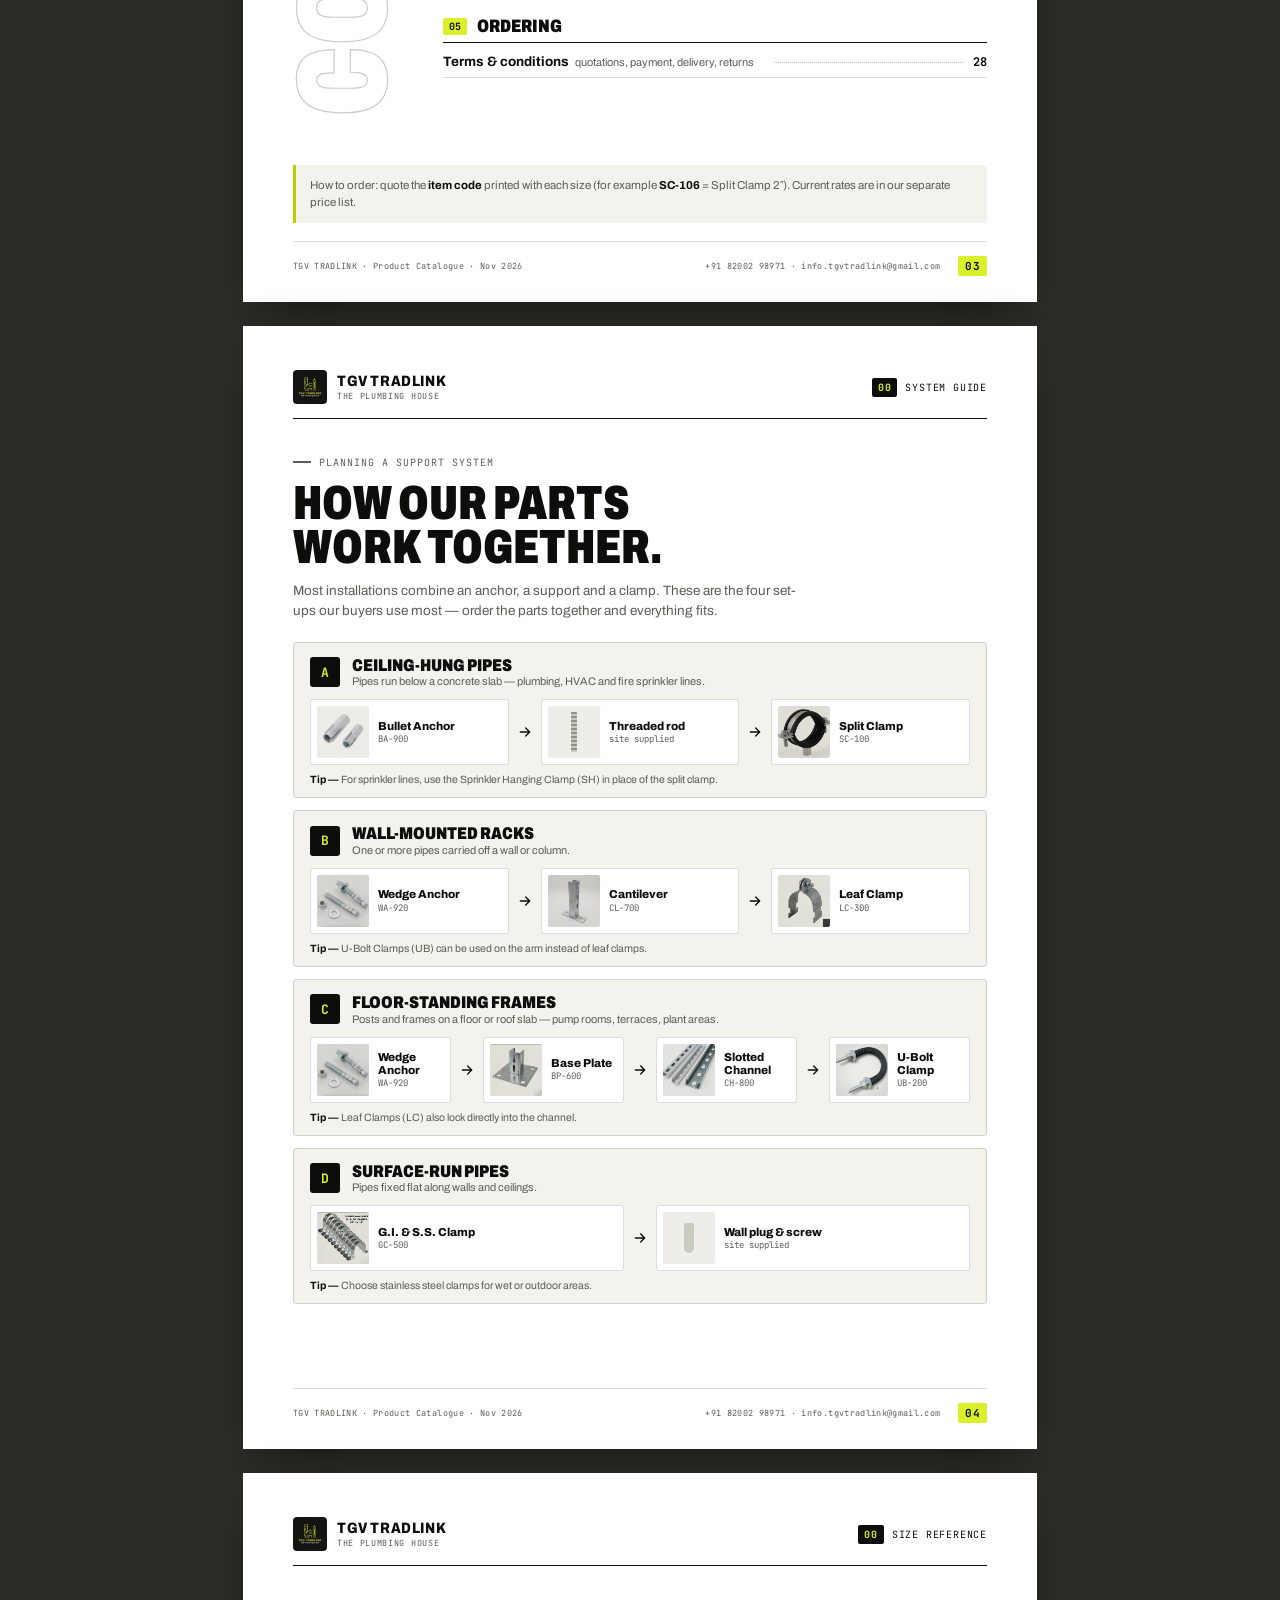
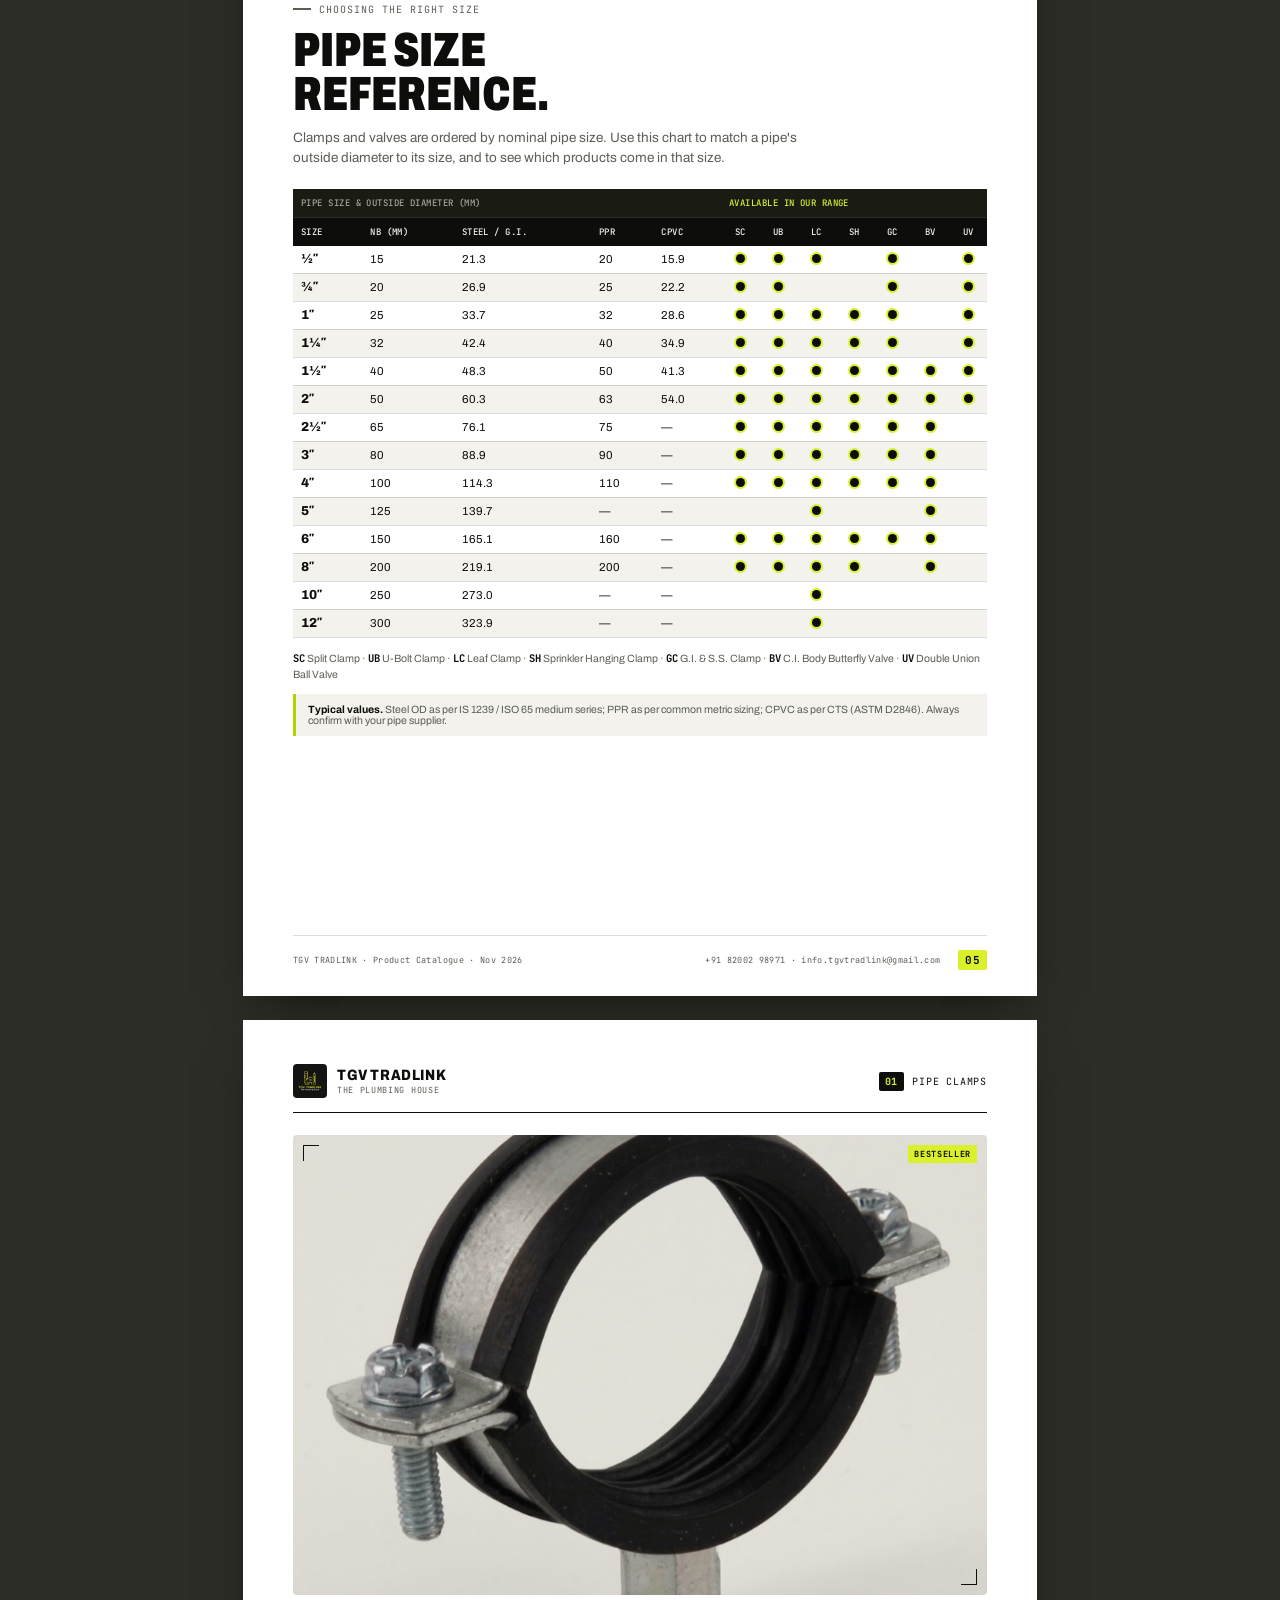
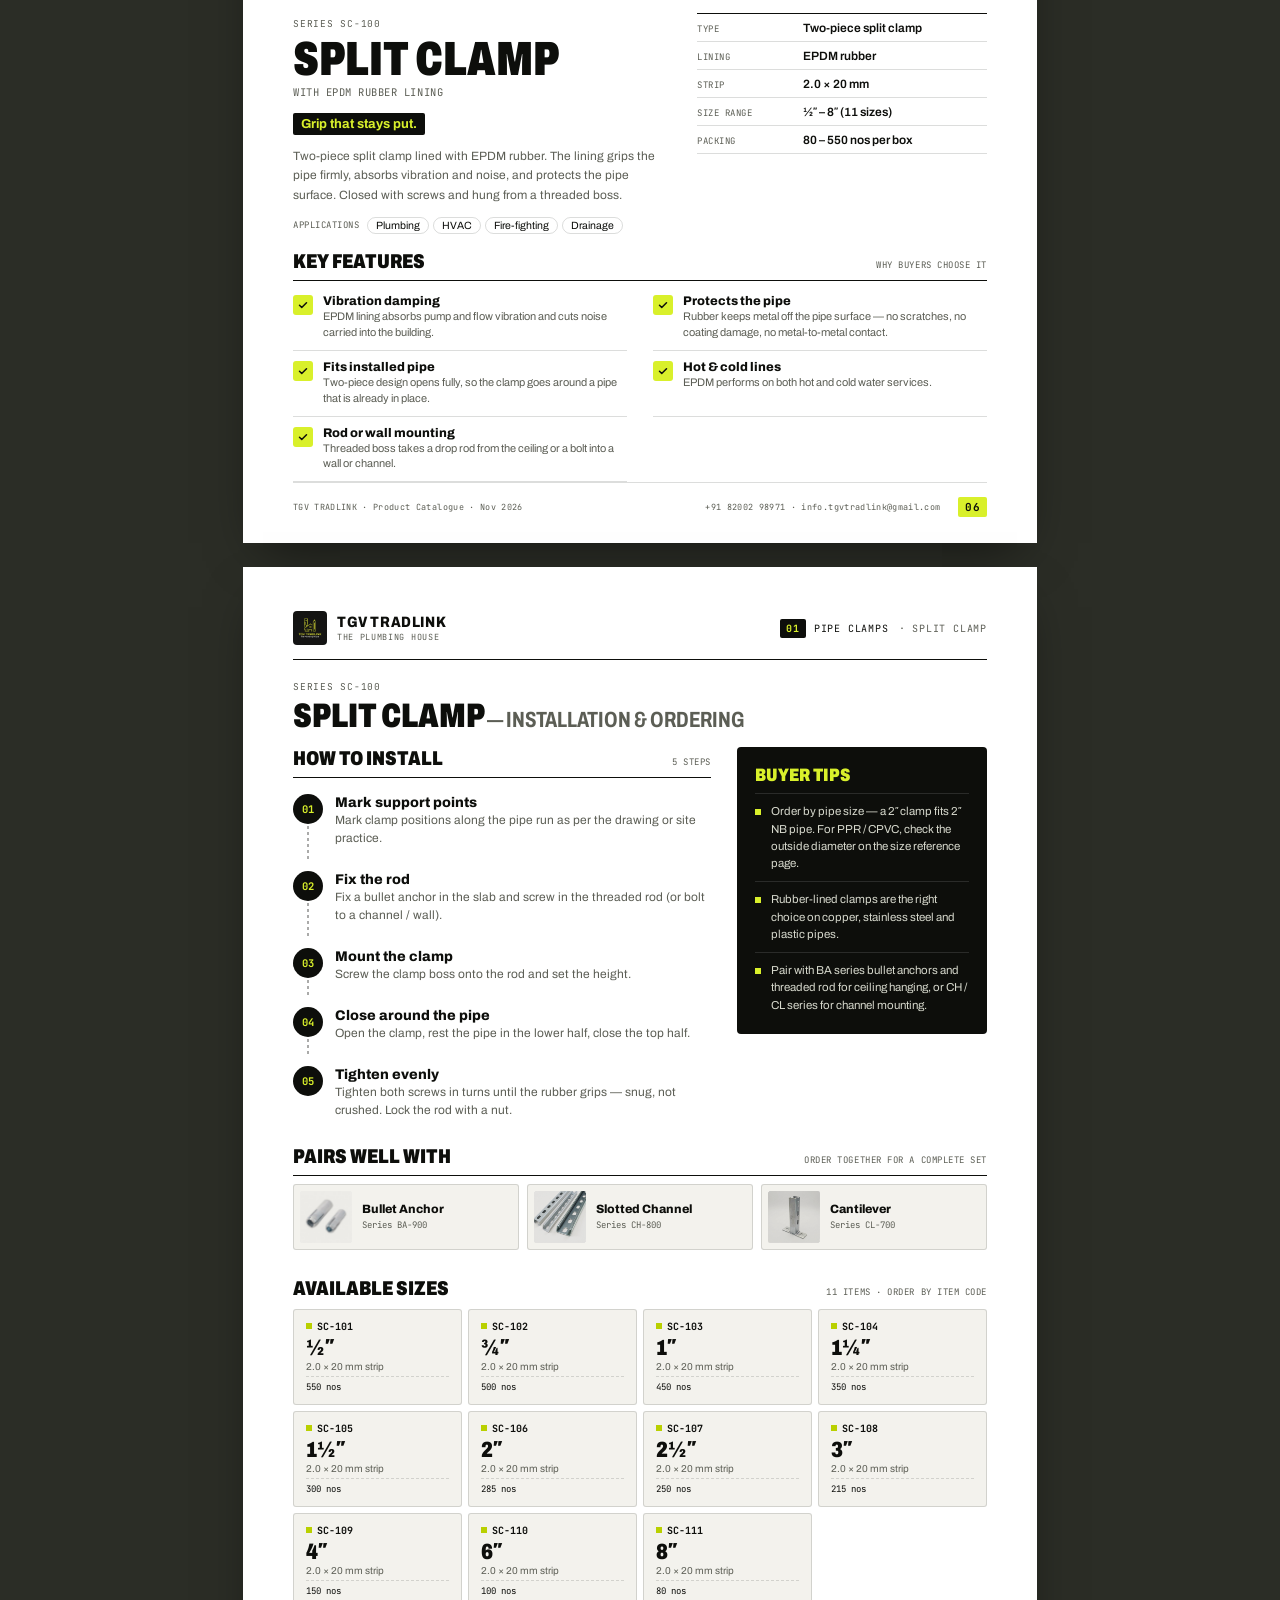
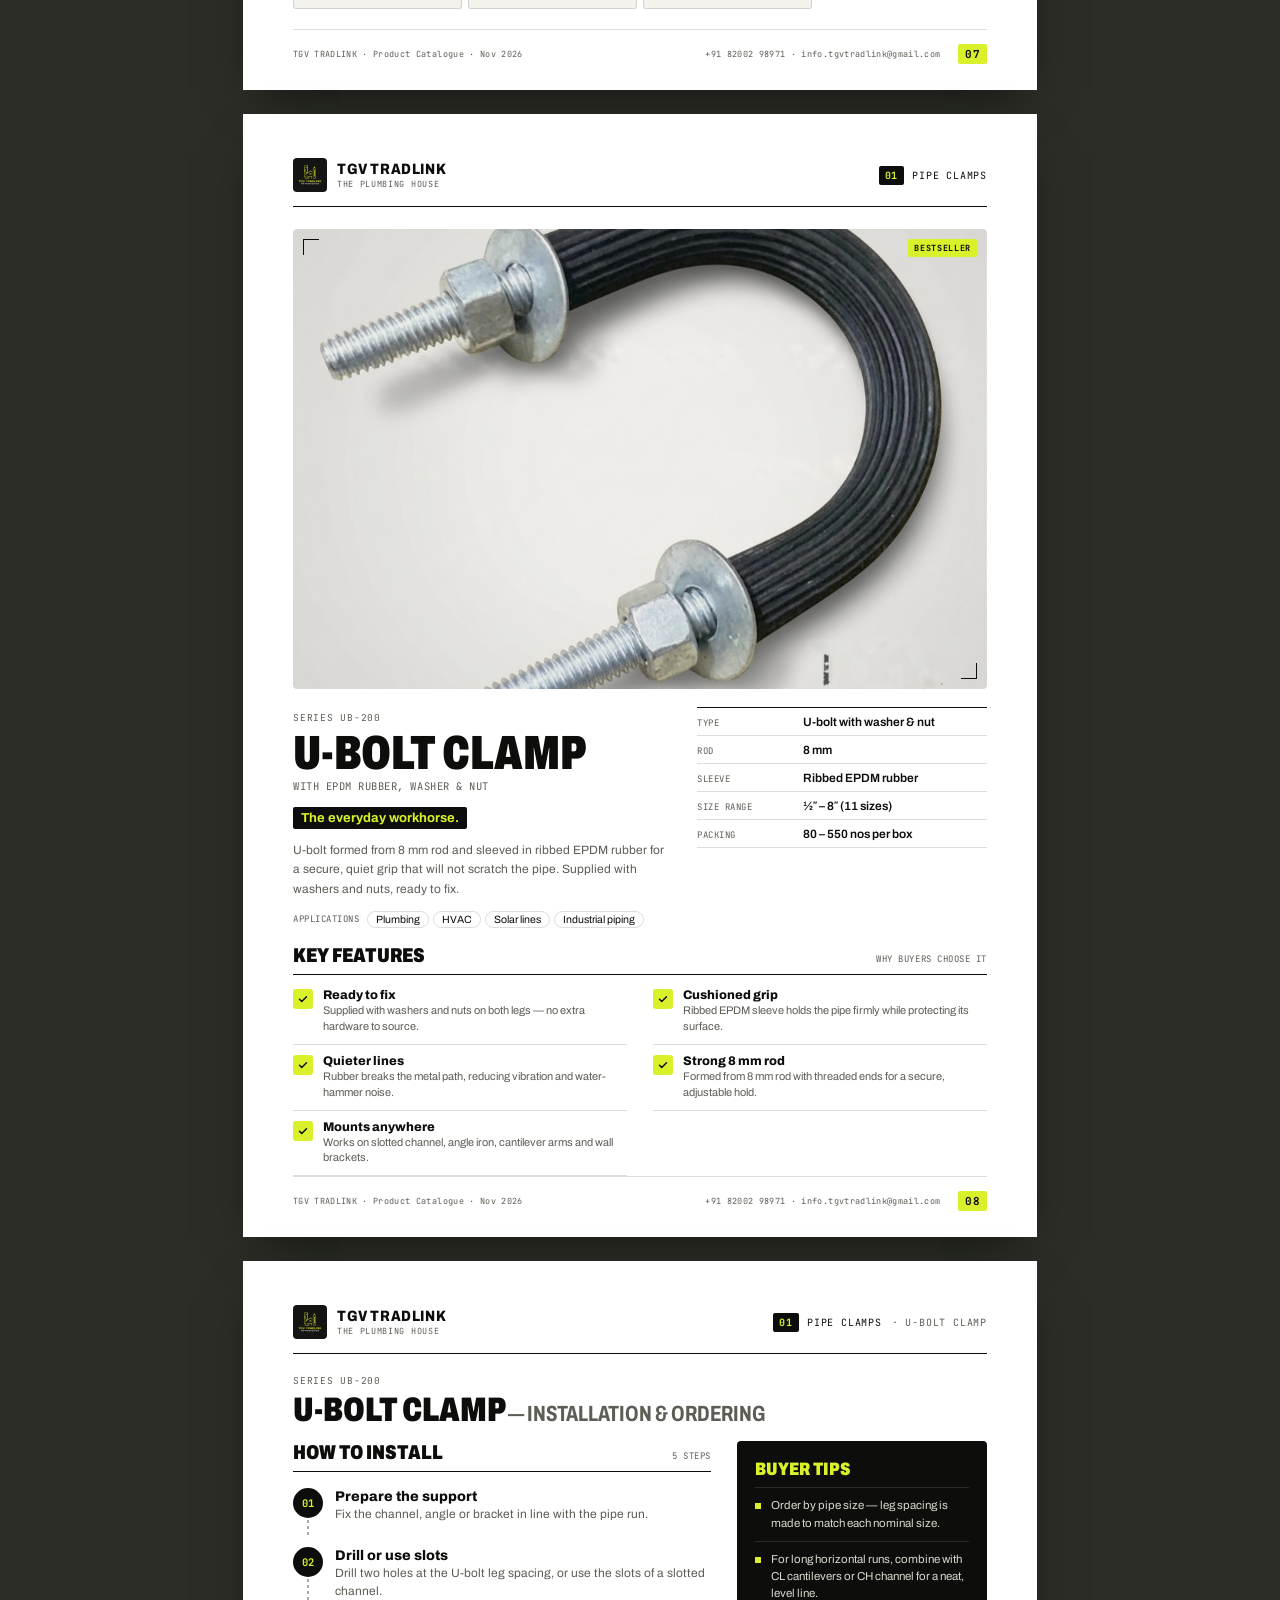
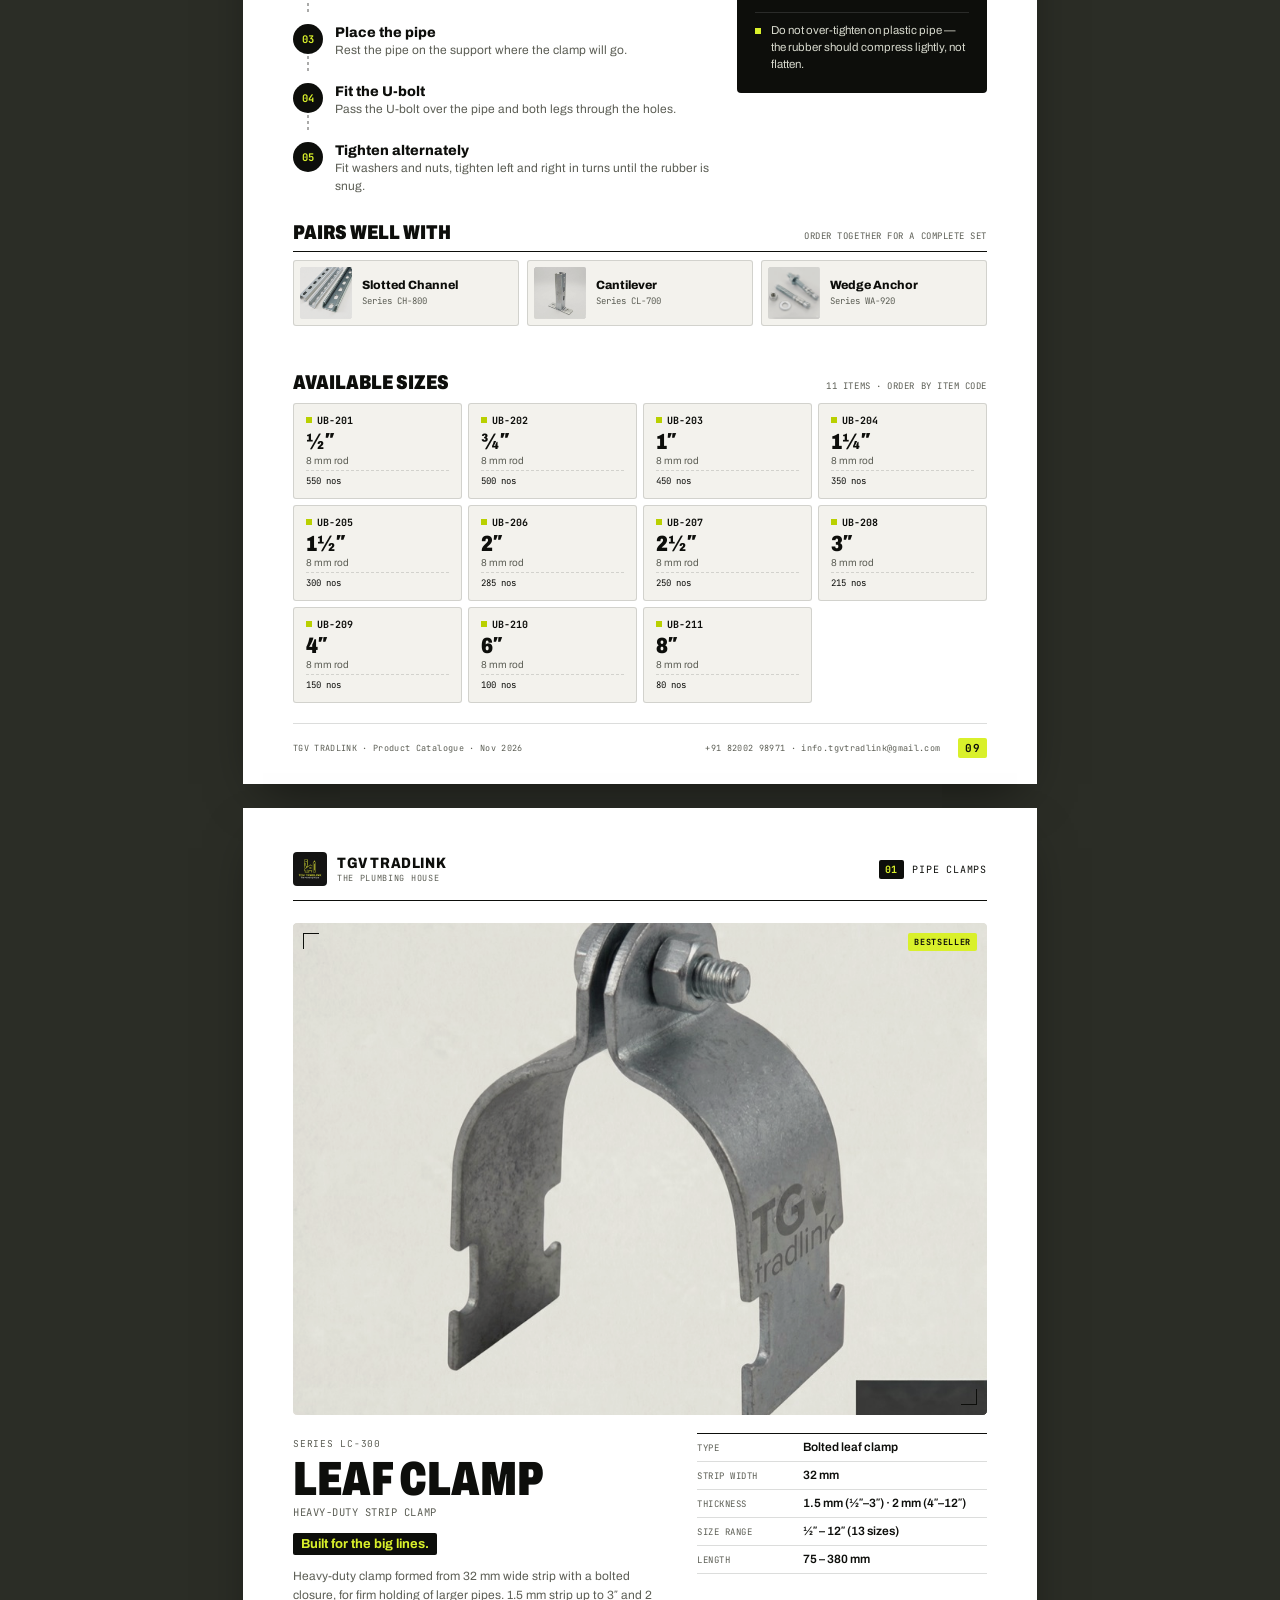
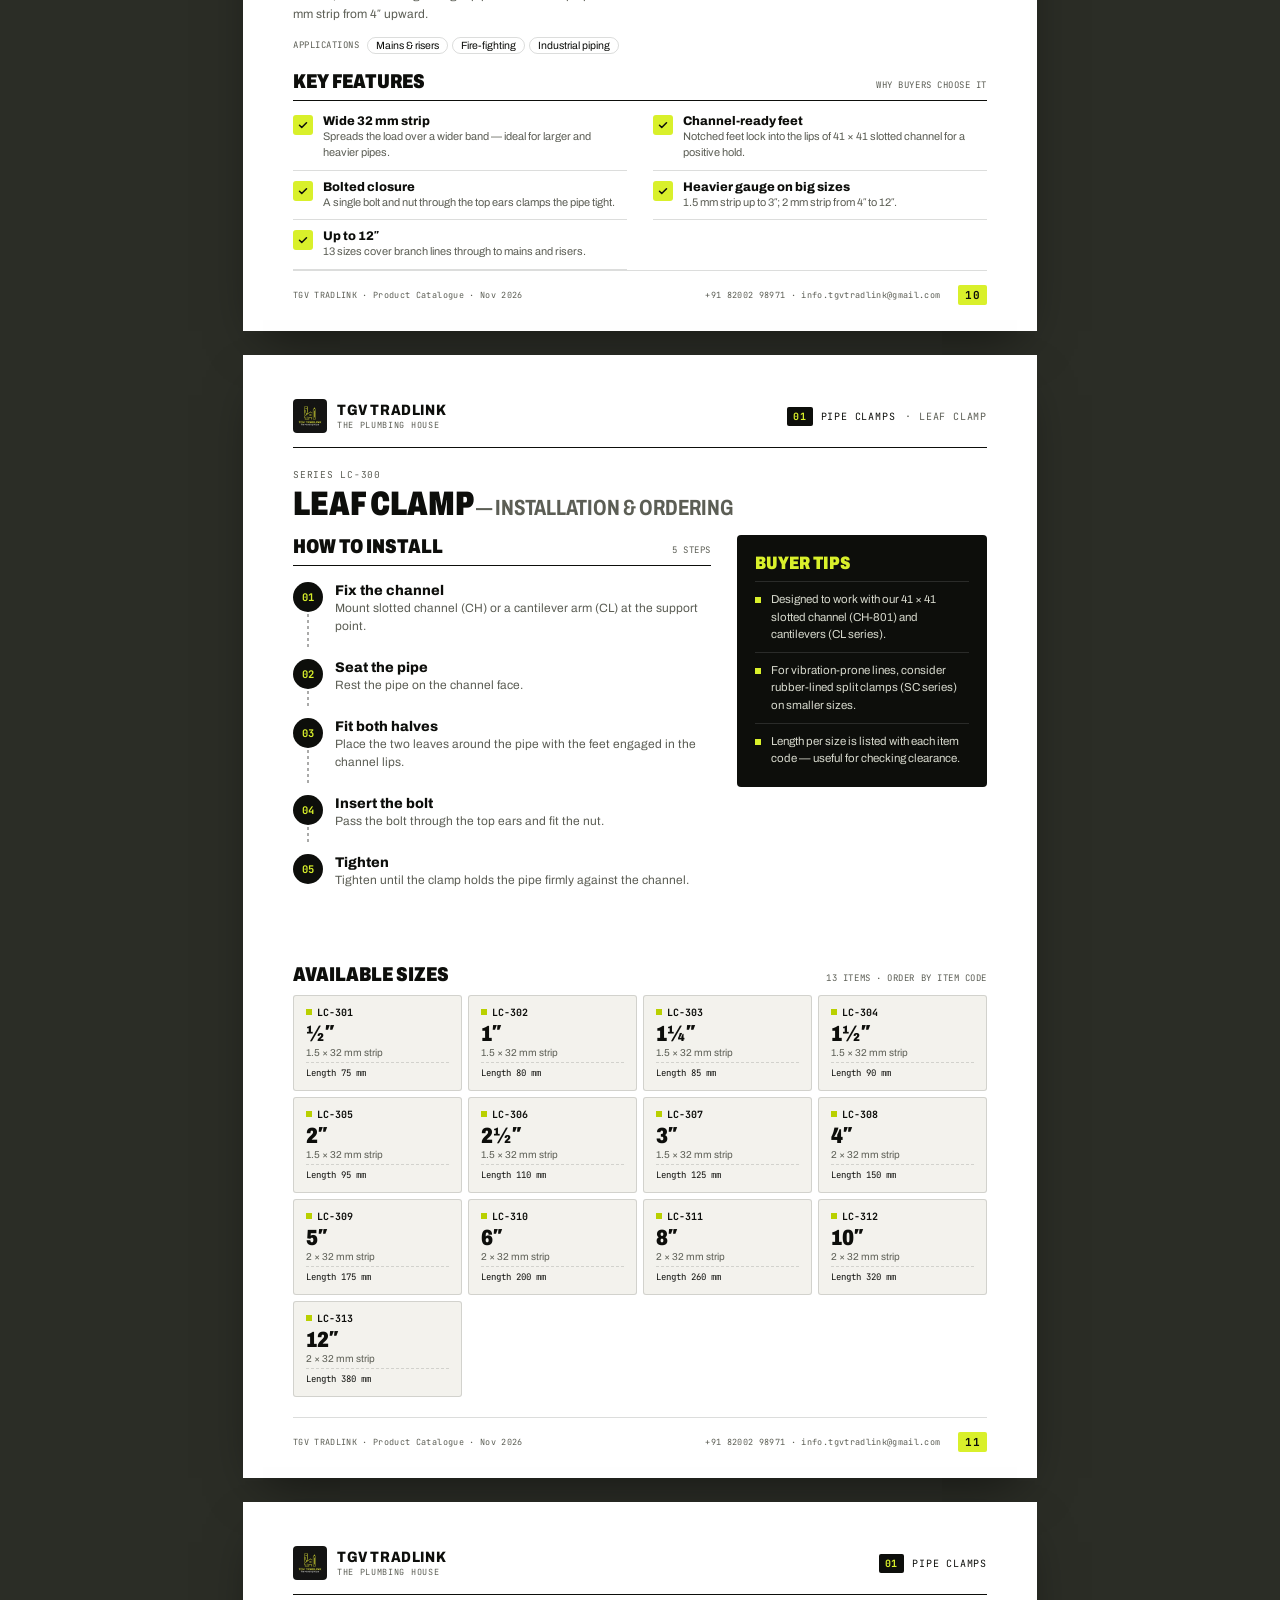
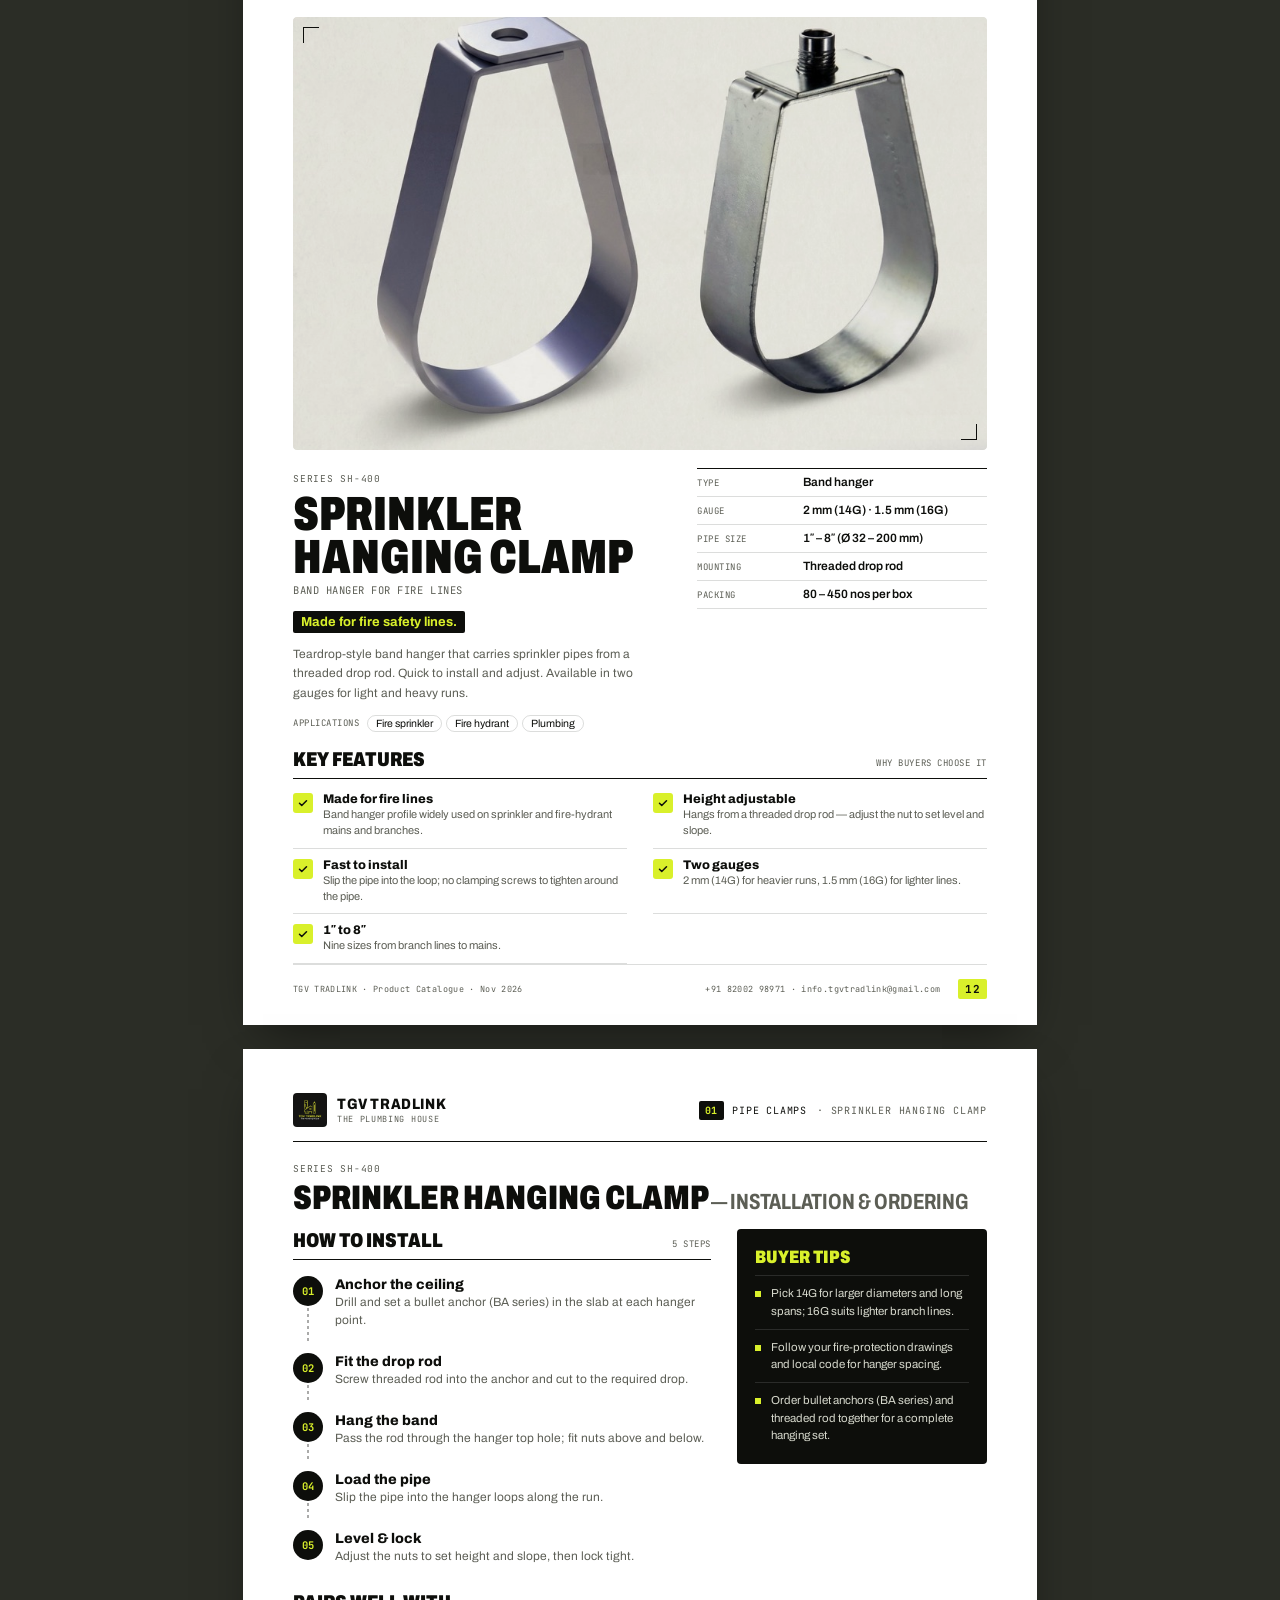
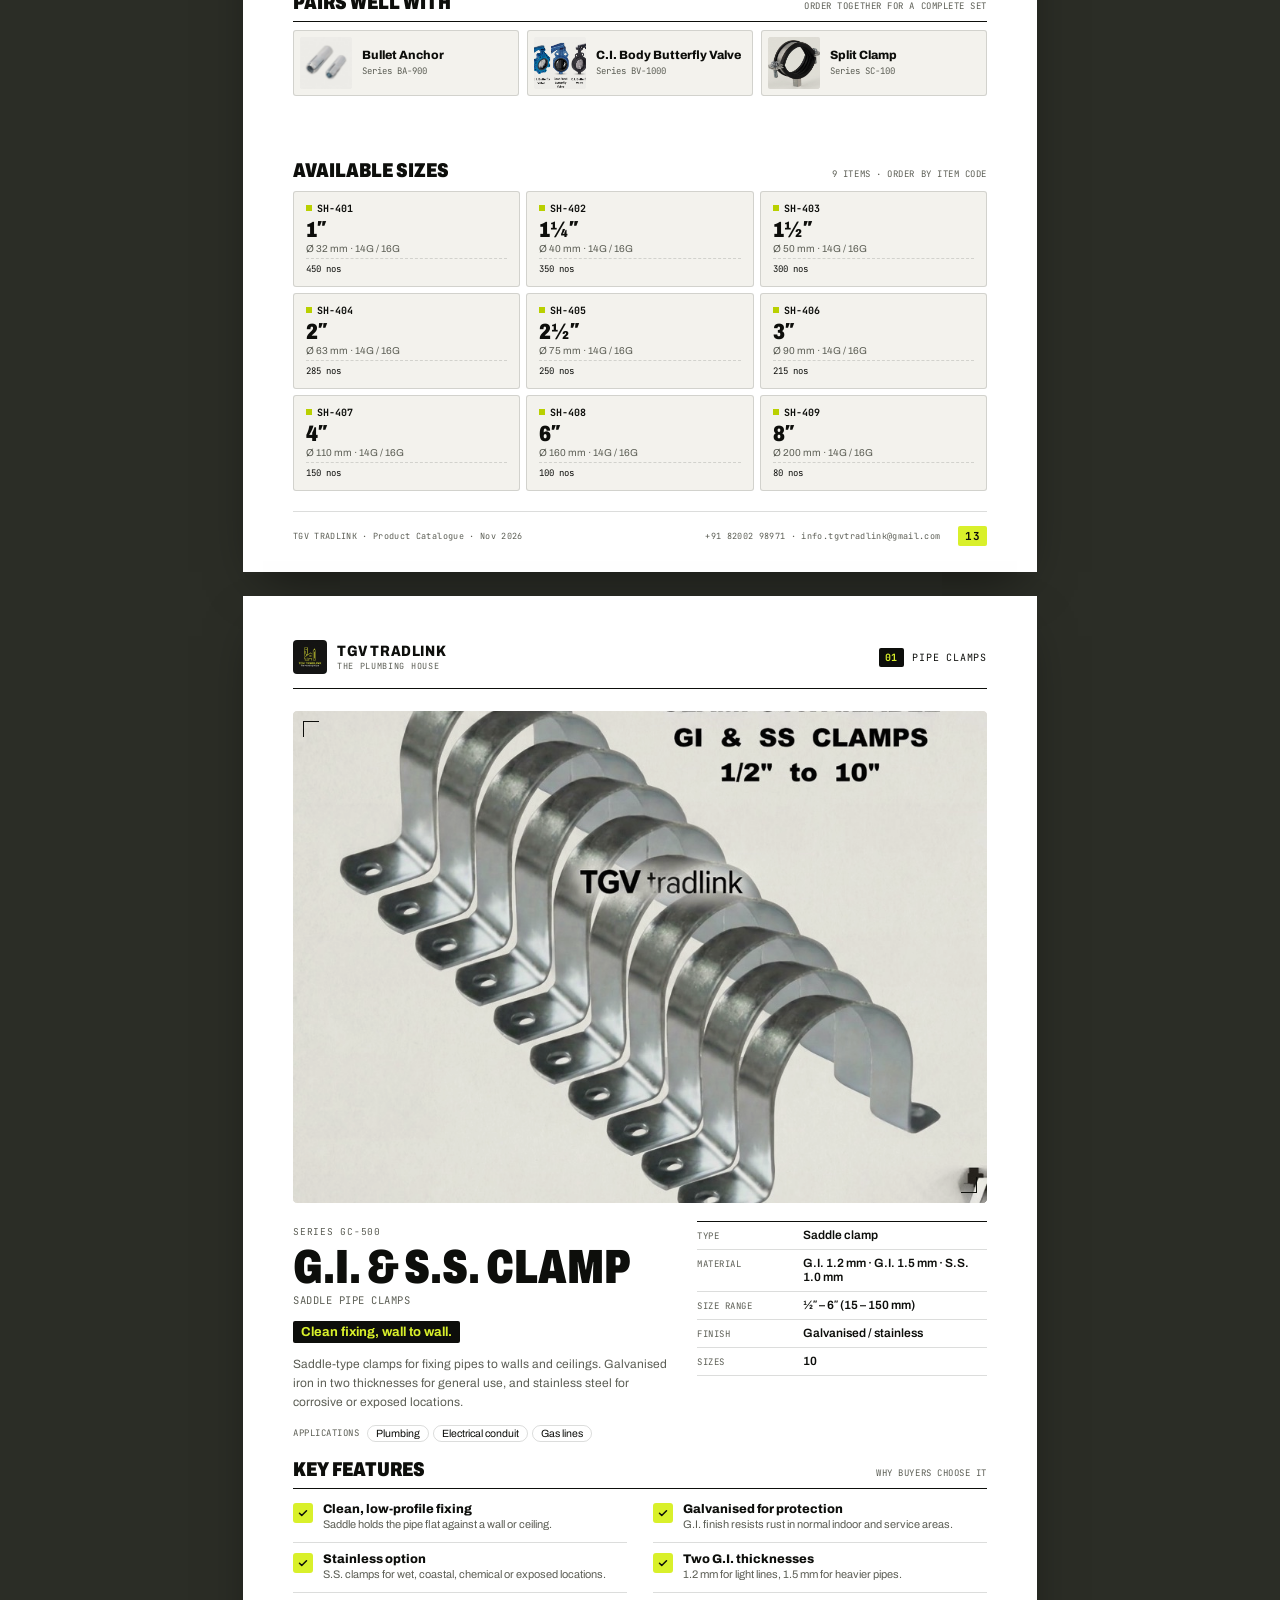
<file: product-catalogue.html>
<!DOCTYPE html>
<html lang="en">
<head>
<meta charset="UTF-8">
<meta name="viewport" content="width=device-width, initial-scale=1.0">
<title>Product Catalogue | TGV TRADLINK — Clamps, Supports, Anchors &amp; Valves</title>
<meta name="description" content="TGV TRADLINK product catalogue: detailed specifications, sizes, item codes and packing for split clamps, U-bolt clamps, leaf clamps, sprinkler clamps, G.I. & S.S. clamps, cantilevers, channels, anchors and valves.">
<meta name="theme-color" content="#0d0e0b">
<link rel="canonical" href="https://tgv-tradlink.github.io/product-catalogue.html">
<link rel="icon" type="image/png" href="images/web/logo-200.png">
<meta property="og:title" content="TGV TRADLINK | Product Catalogue">
<meta property="og:description" content="Specifications, sizes and item codes for industrial clamps, supports, anchors and valves.">
<meta property="og:image" content="https://tgv-tradlink.github.io/images/TGV_logo.png">
<link rel="preconnect" href="https://fonts.googleapis.com">
<link rel="preconnect" href="https://fonts.gstatic.com" crossorigin>
<link href="https://fonts.googleapis.com/css2?family=Archivo:wdth,wght@62..125,300..900&family=JetBrains+Mono:wght@400;500;700&display=swap" rel="stylesheet">
<style>
:root {
  --ink: #0d0e0b; --ink-2: #1a1c14; --paper: #f3f2ed; --paper-2: #e8e7e0; --photo: #eeede9;
  --lime: #d9f02b; --lime-deep: #b9d000; --muted: #5c5e55; --muted-d: #a3a698;
  --line: rgba(13,14,11,.14); --line-d: rgba(255,255,255,.12);
  --font: 'Archivo', system-ui, sans-serif; --mono: 'JetBrains Mono', ui-monospace, monospace;
  --z: 1;
}
* { box-sizing: border-box; margin: 0; padding: 0; }
html { -webkit-print-color-adjust: exact; print-color-adjust: exact; }
body { font-family: var(--font); color: var(--ink); background: #2b2d26; -webkit-font-smoothing: antialiased; }
img { display: block; max-width: 100%; }
a { color: inherit; text-decoration: none; }
ul { list-style: none; }

/* ── Viewer chrome (screen only) ── */
.viewer-bar {
  position: sticky; top: 0; z-index: 10; display: flex; align-items: center; gap: 1rem;
  padding: .7rem max(16px, calc((100vw - 794px) / 2)); background: var(--ink); color: var(--paper);
  border-bottom: 1px solid var(--line-d); font-size: .9rem;
}
.viewer-bar svg { width: 16px; height: 16px; }
.vb-back { display: inline-flex; align-items: center; gap: .4rem; color: var(--muted-d); }
.vb-back:hover { color: var(--paper); }
.vb-title { font-family: var(--mono); font-size: .72rem; letter-spacing: .05em; text-transform: uppercase; color: var(--muted-d); margin: 0 auto; }
.vb-actions { display: flex; gap: .5rem; }
.vb-btn { display: inline-flex; align-items: center; gap: .45rem; min-height: 38px; padding: 0 .95rem; border-radius: 4px; background: var(--lime); color: var(--ink); font-weight: 600; font-size: .85rem; white-space: nowrap; }
.vb-btn.ghost { background: transparent; color: var(--paper); border: 1px solid rgba(255,255,255,.25); }
@media (max-width: 640px) { .vb-title { display: none; } .vb-back span { display: none; } .vb-actions { margin-left: auto; } }

.book { padding: 24px 0 48px; display: flex; flex-direction: column; align-items: center; gap: 24px; }

/* ── Sheet ── */
.sheet {
  position: relative; width: 794px; height: 1123px; overflow: hidden; flex: none;
  background: #fff; zoom: var(--z);
  box-shadow: 0 20px 50px -20px rgba(0,0,0,.6);
  padding: 44px 50px 0;
  display: flex; flex-direction: column;
}
.sh-head { display: flex; justify-content: space-between; align-items: center; padding-bottom: 14px; border-bottom: 1.5px solid var(--ink); }
.sh-brand { display: flex; align-items: center; gap: 10px; }
.sh-brand img { width: 34px; height: 34px; border-radius: 4px; }
.sh-brand span { display: flex; flex-direction: column; line-height: 1.05; }
.sh-brand b { font-weight: 800; font-stretch: 85%; font-size: 15px; letter-spacing: .04em; }
.sh-brand i { font-style: normal; font-family: var(--mono); font-size: 8.5px; color: var(--muted); letter-spacing: .08em; text-transform: uppercase; margin-top: 2px; }
.sh-cat { font-family: var(--mono); font-size: 10px; letter-spacing: .08em; text-transform: uppercase; display: flex; align-items: center; gap: 8px; }
.sh-cat span { background: var(--ink); color: var(--lime); padding: 3px 6px; border-radius: 2px; font-weight: 700; }
.sh-foot {
  margin-top: auto; flex: none; display: flex; align-items: center; gap: 18px; padding: 14px 0 26px; border-top: 1px solid var(--line);
  font-family: var(--mono); font-size: 8.5px; letter-spacing: .04em; color: var(--muted);
}
.sh-foot span:nth-child(2) { margin-left: auto; }
.sh-foot b { font-size: 11px; color: var(--ink); background: var(--lime); padding: 3px 7px; border-radius: 2px; }

.eyebrow { display: inline-flex; align-items: center; gap: 8px; font-family: var(--mono); font-size: 10px; letter-spacing: .1em; text-transform: uppercase; color: var(--lime); }
.eyebrow::before { content: ''; width: 18px; height: 2px; background: currentColor; }
.eyebrow.dark { color: var(--muted); }

/* ── Cover & back ── */
.cover, .back { background: var(--ink); color: var(--paper); padding: 50px; }
.cv-grid { position: absolute; inset: 0; pointer-events: none; opacity: .55;
  background-image: linear-gradient(var(--line-d) 1px, transparent 1px), linear-gradient(90deg, var(--line-d) 1px, transparent 1px);
  background-size: 48px 48px; -webkit-mask-image: radial-gradient(ellipse 90% 70% at 70% 35%, #000 20%, transparent 80%); mask-image: radial-gradient(ellipse 90% 70% at 70% 35%, #000 20%, transparent 80%); }
.cv-top { position: relative; display: flex; justify-content: space-between; align-items: flex-start; }
.cv-logo { width: 150px; height: 150px; border-radius: 8px; }
.cv-ed { text-align: right; font-family: var(--mono); font-size: 10px; letter-spacing: .08em; text-transform: uppercase; color: var(--muted-d); }
.cv-ed b { display: block; font-family: var(--font); font-size: 22px; font-weight: 800; font-stretch: 80%; color: var(--lime); letter-spacing: 0; margin-top: 4px; }
.cv-title { position: relative; margin-top: 54px; }
.cv-title h1 { font-size: 112px; line-height: .86; font-weight: 900; font-stretch: 70%; text-transform: uppercase; margin: 18px 0 20px; letter-spacing: -.01em; }
.cv-title h1 br + * , .cv-title h1 { }
.cv-title p { font-size: 15px; color: var(--muted-d); max-width: 46ch; line-height: 1.5; }
.cv-mosaic { position: relative; margin-top: 38px; display: grid; grid-template-columns: 1.4fr 1fr; grid-template-rows: 168px 168px; gap: 8px; }
.cv-mosaic div { background: var(--photo); border-radius: 4px; overflow: hidden; }
.cv-mosaic div:first-child { grid-row: span 2; }
.cv-mosaic img { width: 100%; height: 100%; object-fit: cover; mix-blend-mode: multiply; }
.cv-foot { position: absolute; left: 50px; right: 50px; bottom: 40px; display: grid; grid-template-columns: repeat(3, 1fr); border-top: 1px solid var(--line-d); }
.cv-foot span { padding-top: 14px; font-size: 13px; font-weight: 600; }
.cv-foot span + span { padding-left: 16px; border-left: 1px solid var(--line-d); }
.cv-foot i { display: block; font-style: normal; font-family: var(--mono); font-size: 9px; letter-spacing: .08em; text-transform: uppercase; color: var(--muted-d); margin-bottom: 4px; font-weight: 400; }

.bk-main { position: relative; margin-top: 30px; }
.bk-logo { width: 120px; height: 120px; border-radius: 8px; }
.back h2 { font-size: 92px; line-height: .88; font-weight: 900; font-stretch: 72%; text-transform: uppercase; margin: 60px 0 50px; }
.back h2 span { color: var(--lime); }
.bk-contact { border-top: 1px solid var(--line-d); }
.bk-contact div { display: grid; grid-template-columns: 120px 1fr; padding: 16px 0; border-bottom: 1px solid var(--line-d); }
.bk-contact dt { font-family: var(--mono); font-size: 10px; letter-spacing: .08em; text-transform: uppercase; color: var(--muted-d); padding-top: 3px; }
.bk-contact dd { font-size: 17px; line-height: 1.45; }
.bk-foot { position: absolute; left: 50px; right: 50px; bottom: 40px; display: flex; justify-content: space-between; align-items: flex-end; font-family: var(--mono); font-size: 9px; letter-spacing: .08em; text-transform: uppercase; color: var(--muted-d); }
.bk-foot span:first-child { width: 220px; height: 90px; border: 1px dashed rgba(255,255,255,.25); border-radius: 4px; display: flex; align-items: flex-end; padding: 10px; }

/* ── About ── */
.ab-body { padding-top: 34px; }
.about h2, .terms h2 { font-size: 54px; line-height: .92; font-weight: 900; font-stretch: 74%; text-transform: uppercase; margin: 14px 0 26px; }
.ab-cols { display: grid; grid-template-columns: 1fr 290px; gap: 30px; }
.ab-cols p { font-size: 12.5px; line-height: 1.65; color: var(--muted); margin-bottom: 12px; }
.ab-cols p.lead, .terms p.lead { font-size: 15px; color: var(--ink); line-height: 1.5; }
.ab-cols figure { border-radius: 4px; overflow: hidden; position: relative; height: 300px; }
.ab-cols figure img { width: 100%; height: 100%; object-fit: cover; }
.ab-cols figcaption { position: absolute; left: 8px; right: 8px; bottom: 8px; background: rgba(13,14,11,.85); color: var(--paper); padding: 7px 9px; border-radius: 3px; font-family: var(--mono); font-size: 8.5px; letter-spacing: .06em; text-transform: uppercase; }
.ab-stats { display: grid; grid-template-columns: repeat(4, 1fr); margin-top: 30px; background: var(--ink); color: var(--paper); border-radius: 4px; }
.ab-stats div { padding: 18px 18px 20px; }
.ab-stats div + div { border-left: 1px solid var(--line-d); }
.ab-stats b { display: block; font-size: 40px; font-weight: 900; font-stretch: 75%; color: var(--lime); line-height: 1; }
.ab-stats span { font-family: var(--mono); font-size: 9px; letter-spacing: .08em; text-transform: uppercase; color: var(--muted-d); }
.ab-pillars { display: grid; grid-template-columns: 1fr 1fr; gap: 0; margin-top: 26px; border-top: 1.5px solid var(--ink); }
.ab-pillars div { padding: 16px 16px 16px 0; border-bottom: 1px solid var(--line); }
.ab-pillars div:nth-child(even) { padding-left: 16px; border-left: 1px solid var(--line); }
.ab-pillars b { display: block; font-size: 15px; font-weight: 800; font-stretch: 85%; text-transform: uppercase; margin-bottom: 3px; }
.ab-pillars span { font-size: 12px; color: var(--muted); }

/* ── Contents ── */
.toc-wrap { display: grid; grid-template-columns: 120px 1fr; gap: 30px; padding-top: 34px; flex: 1; }
.toc-side { position: relative; }
.toc-word { position: absolute; left: 0; bottom: 30px; writing-mode: vertical-rl; transform: rotate(180deg); font-size: 128px; font-weight: 900; font-stretch: 68%; text-transform: uppercase; line-height: .8; color: transparent; -webkit-text-stroke: 1.2px rgba(13,14,11,.22); }
.toc-cat { display: flex; align-items: center; gap: 10px; margin: 18px 0 4px; padding-bottom: 6px; border-bottom: 1.5px solid var(--ink); font-size: 18px; font-weight: 900; font-stretch: 78%; text-transform: uppercase; }
.toc-cat:first-child { margin-top: 0; }
.toc-cat span { font-family: var(--mono); font-size: 10px; font-weight: 700; background: var(--lime); padding: 2px 6px; border-radius: 2px; }
.toc-item { display: grid; grid-template-columns: auto auto 1fr auto; align-items: baseline; gap: 10px; padding: 7px 0; border-bottom: 1px solid var(--line); }
.t-name { font-size: 13.5px; font-weight: 700; }
.t-name i { font-style: normal; font-weight: 400; color: var(--muted); font-size: 11px; margin-left: 6px; }
.t-code { font-family: var(--mono); font-size: 9.5px; color: var(--muted); }
.t-dots { border-bottom: 1px dotted rgba(13,14,11,.3); transform: translateY(-3px); }
.toc-item b { font-family: var(--mono); font-size: 12px; }
.toc-note { margin: 18px 0 18px; padding: 12px 14px; background: var(--paper); border-left: 3px solid var(--lime-deep); font-size: 11.5px; color: var(--muted); line-height: 1.5; }
.toc-note b { color: var(--ink); }

/* ── Product page ── */
.hero { display: grid; grid-template-columns: 330px 1fr; gap: 26px; padding-top: 24px; flex: 1 1 auto; min-height: 0; }
.shot { position: relative; background: var(--photo); border-radius: 4px; overflow: hidden; min-height: 380px; }
.shot img { position: absolute; inset: 0; }
.shot img { width: 100%; height: 100%; object-fit: cover; mix-blend-mode: multiply; }
.tick { position: absolute; width: 16px; height: 16px; border-color: var(--ink); border-style: solid; }
.tick.tl { top: 10px; left: 10px; border-width: 1.5px 0 0 1.5px; }
.tick.br { bottom: 10px; right: 10px; border-width: 0 1.5px 1.5px 0; }
.shot-badges { position: absolute; top: 10px; right: 10px; display: flex; gap: 4px; }
.badge { font-family: var(--mono); font-size: 8.5px; font-weight: 700; letter-spacing: .08em; text-transform: uppercase; background: var(--lime); color: var(--ink); padding: 3px 6px; border-radius: 2px; }
.badge.ink { background: var(--ink); color: var(--lime); }
.info .series { font-family: var(--mono); font-size: 9.5px; letter-spacing: .08em; text-transform: uppercase; color: var(--muted); }
.info h2 { font-size: 46px; line-height: .9; font-weight: 900; font-stretch: 72%; text-transform: uppercase; margin: 8px 0 4px; }
.info .sub { font-family: var(--mono); font-size: 10.5px; color: var(--muted); text-transform: uppercase; letter-spacing: .05em; }
.info .tagline { display: inline-block; margin-top: 14px; font-size: 13px; font-weight: 700; background: var(--ink); color: var(--lime); padding: 4px 8px; border-radius: 2px; }
.info .desc { font-size: 12px; line-height: 1.6; color: var(--muted); margin-top: 12px; }
.specs { margin-top: 14px; border-top: 1.5px solid var(--ink); }
.specs div { display: grid; grid-template-columns: 96px 1fr; gap: 10px; padding: 6.5px 0; border-bottom: 1px solid var(--line); }
.specs dt { font-family: var(--mono); font-size: 9px; letter-spacing: .06em; text-transform: uppercase; color: var(--muted); padding-top: 2px; }
.specs dd { font-size: 12px; font-weight: 600; }
.apps { display: flex; flex-wrap: wrap; gap: 4px; align-items: center; margin-top: 12px; }
.apps .lbl { font-family: var(--mono); font-size: 9px; letter-spacing: .06em; text-transform: uppercase; color: var(--muted); margin-right: 4px; }
.apps span:not(.lbl) { font-size: 10.5px; border: 1px solid var(--line); border-radius: 100px; padding: 2px 8px; }

.variants { padding: 22px 0 20px; }
.v-head { display: flex; justify-content: space-between; align-items: baseline; margin-bottom: 10px; }
.v-head h3 { font-size: 20px; font-weight: 900; font-stretch: 78%; text-transform: uppercase; }
.v-head span { font-family: var(--mono); font-size: 9px; letter-spacing: .06em; text-transform: uppercase; color: var(--muted); }
.cards { display: grid; gap: 6px; }
.cards.c4 { grid-template-columns: repeat(4, 1fr); }
.cards.c3 { grid-template-columns: repeat(3, 1fr); }
.card { position: relative; border: 1px solid var(--line); border-radius: 3px; padding: 10px 12px 11px; background: var(--paper); display: flex; flex-direction: column; gap: 1px; }
.card .code { font-family: var(--mono); font-size: 10px; font-weight: 700; color: var(--ink); }
.card .code::before { content: ''; display: inline-block; width: 6px; height: 6px; background: var(--lime-deep); margin-right: 5px; transform: translateY(-1px); }
.card b { font-size: 22px; font-weight: 900; font-stretch: 80%; line-height: 1.1; margin-top: 2px; }
.card .spec { font-size: 10px; color: var(--muted); }
.card .pack { font-family: var(--mono); font-size: 9px; color: var(--ink); margin-top: 3px; padding-top: 4px; border-top: 1px dashed var(--line); }

/* compact (2 per page) */
.double .compact { display: grid; grid-template-columns: 250px 1fr; gap: 0 24px; padding: 22px 0; flex: 1; align-content: center; }
.double .compact .shot { height: 340px; min-height: 0; grid-row: span 2; }
.double .compact .info h2 { font-size: 40px; }
.double .compact .variants { padding-top: 12px; align-self: end; }
.double hr.split { border: 0; border-top: 1.5px dashed var(--line); margin: 0; }
.anchor { position: absolute; }

/* ── Terms ── */
.tm-body { padding-top: 34px; }
.terms p.lead { max-width: 60ch; }
.tm-grid { display: grid; grid-template-columns: 1fr 1fr; gap: 0; margin-top: 26px; border-top: 1.5px solid var(--ink); }
.tm-grid > div { padding: 16px 18px 18px 0; border-bottom: 1px solid var(--line); }
.tm-grid > div:nth-child(even) { padding-left: 18px; border-left: 1px solid var(--line); }
.tm-grid span { font-family: var(--mono); font-size: 9.5px; color: var(--muted); }
.tm-grid h3 { font-size: 16px; font-weight: 900; font-stretch: 80%; text-transform: uppercase; margin: 4px 0 8px; }
.tm-grid li { position: relative; padding-left: 12px; font-size: 11px; line-height: 1.5; color: var(--muted); }
.tm-grid li + li { margin-top: 5px; }
.tm-grid li::before { content: ''; position: absolute; left: 0; top: .55em; width: 5px; height: 5px; background: var(--ink); }
.tm-note { background: var(--paper); }


/* ── Feature page ── */
.f-shot { flex: 1 1 auto; min-height: 300px; display: flex; padding-top: 22px; }
.f-shot .shot { flex: 1; min-height: 0; }
.f-info { display: grid; grid-template-columns: 1fr 290px; gap: 28px; padding-top: 18px; align-items: start; }
.feature .info h2 { font-size: 48px; }
.feature .specs { margin-top: 0; }
.feature .block { padding-top: 16px; }

/* ── Detail blocks (features, install, tips) ── */
.sh-cat em { font-style: normal; color: var(--muted); margin-left: 2px; }
.block { padding-top: 20px; }
.b-head { display: flex; justify-content: space-between; align-items: baseline; padding-bottom: 8px; border-bottom: 1.5px solid var(--ink); margin-bottom: 4px; }
.b-head h3 { font-size: 20px; font-weight: 900; font-stretch: 78%; text-transform: uppercase; }
.b-head span { font-family: var(--mono); font-size: 9px; letter-spacing: .06em; text-transform: uppercase; color: var(--muted); }
.feats { display: grid; gap: 0 26px; }
.feats.c2 { grid-template-columns: 1fr 1fr; }
.feats li { display: grid; grid-template-columns: 20px 1fr; gap: 10px; padding: 9px 0; border-bottom: 1px solid var(--line); }
.feats i { width: 20px; height: 20px; border-radius: 3px; background: var(--lime); display: grid; place-items: center; margin-top: 1px; }
.feats i svg { width: 12px; height: 12px; color: var(--ink); }
.feats b { display: block; font-size: 12.5px; font-weight: 800; }
.feats span { display: block; font-size: 11px; line-height: 1.45; color: var(--muted); margin-top: 1px; }
.steps { list-style: none; counter-reset: none; }
.steps li { position: relative; display: grid; grid-template-columns: 30px 1fr; gap: 12px; padding: 12px 0; }
.steps li:not(:last-child)::after { content: ''; position: absolute; left: 14px; top: 44px; bottom: -3px; width: 1.5px; background: repeating-linear-gradient(var(--ink) 0 3px, transparent 3px 6px); opacity: .35; }
.steps i { width: 30px; height: 30px; border-radius: 50%; background: var(--ink); color: var(--lime); display: grid; place-items: center; font-style: normal; font-family: var(--mono); font-size: 10.5px; font-weight: 700; }
.steps b { display: block; font-size: 14px; font-weight: 800; margin-top: 1px; }
.steps span { display: block; font-size: 12px; line-height: 1.5; color: var(--muted); margin-top: 1px; }

.d-title { padding-top: 22px; }
.d-title h2 { font-size: 34px; line-height: 1; font-weight: 900; font-stretch: 74%; text-transform: uppercase; margin-top: 6px; }
.d-title h2 em { font-style: normal; color: var(--muted); font-weight: 700; font-size: 22px; }
.d-title .series { font-family: var(--mono); font-size: 9.5px; letter-spacing: .08em; text-transform: uppercase; color: var(--muted); }
.d-grid { display: grid; grid-template-columns: 1fr 250px; gap: 26px; align-items: start; }
.tips { margin-top: 20px; background: var(--ink); color: var(--paper); border-radius: 4px; padding: 18px 18px 20px; }
.tips h3 { font-size: 18px; font-weight: 900; font-stretch: 78%; text-transform: uppercase; color: var(--lime); padding-bottom: 8px; border-bottom: 1px solid var(--line-d); }
.tips li { position: relative; padding: 9px 0 9px 16px; font-size: 11.5px; line-height: 1.5; color: #d6d8cc; border-bottom: 1px solid var(--line-d); }
.tips li:last-child { border-bottom: 0; padding-bottom: 0; }
.tips li::before { content: ''; position: absolute; left: 0; top: 15px; width: 6px; height: 6px; background: var(--lime); }
.detail .variants { margin-top: auto; padding-top: 14px; }
.detail .block { padding-top: 14px; }
.detail .d-title { padding-top: 16px; }
.detail .tips { margin-top: 14px; }
.pairs { display: grid; grid-template-columns: repeat(3, 1fr); gap: 8px; margin-top: 8px; }
.pair { display: flex; align-items: center; gap: 10px; border: 1px solid var(--line); border-radius: 3px; padding: 6px; background: var(--paper); }
.pair .g-img { width: 52px; height: 52px; flex: none; }
.pair b { display: block; font-size: 12px; font-weight: 800; line-height: 1.15; }
.pair i { display: block; font-style: normal; font-family: var(--mono); font-size: 9px; color: var(--muted); margin-top: 2px; }
.detail .sh-foot, .single .sh-foot { margin-top: 0; }

.single .hero { flex: 1 1 auto; min-height: 0; grid-template-columns: 300px 1fr; }
.single .shot { min-height: 260px; max-height: 360px; }
.single .block { padding-top: 16px; }
.s-grid { display: grid; grid-template-columns: 1fr 1fr; gap: 26px; }
.single .feats li { padding: 8px 0; }
.single .variants { margin-top: auto; }

/* ── System guide ── */
.pg-intro { padding-top: 30px; }
.pg-intro h2 { font-size: 48px; line-height: .92; font-weight: 900; font-stretch: 74%; text-transform: uppercase; margin: 12px 0 12px; }
.pg-intro .lead { font-size: 13.5px; line-height: 1.5; color: var(--muted); max-width: 64ch; }
.g-list { display: grid; gap: 12px; margin-top: 20px; }
.g-sys { border: 1px solid var(--line); border-radius: 4px; padding: 14px 16px 12px; background: var(--paper); }
.g-head { display: grid; grid-template-columns: 30px 1fr; gap: 12px; align-items: center; }
.g-head > span { width: 30px; height: 30px; border-radius: 3px; background: var(--ink); color: var(--lime); display: grid; place-items: center; font-family: var(--mono); font-weight: 700; font-size: 13px; }
.g-head h3 { font-size: 17px; font-weight: 900; font-stretch: 80%; text-transform: uppercase; line-height: 1.1; }
.g-head p { font-size: 11px; color: var(--muted); }
.g-chain { display: flex; align-items: center; gap: 8px; margin-top: 12px; }
.g-part { display: grid; grid-template-columns: 52px 1fr; grid-template-rows: auto auto; column-gap: 9px; align-items: center; background: #fff; border: 1px solid var(--line); border-radius: 3px; padding: 6px 10px 6px 6px; flex: 1; min-width: 0; }
.g-img { grid-row: span 2; width: 52px; height: 52px; border-radius: 2px; overflow: hidden; background: var(--photo); }
.g-img img { width: 100%; height: 100%; object-fit: cover; mix-blend-mode: multiply; }
.g-rod { display: grid; place-items: center; }
.g-rod span { width: 6px; height: 40px; background: repeating-linear-gradient(#8f9187 0 2px, #c9cbc1 2px 4px); border-radius: 1px; }
.g-plug span { width: 10px; height: 30px; background: #c9cbc1; border-radius: 2px 2px 5px 5px; }
.g-part b { font-size: 11.5px; font-weight: 800; line-height: 1.15; align-self: end; }
.g-part span:not(:empty) { font-family: var(--mono); font-size: 9px; color: var(--muted); align-self: start; }
.g-arrow { flex: none; color: var(--ink); }
.g-arrow svg { width: 16px; height: 16px; display: block; }
.g-note { margin-top: 9px; font-size: 10.5px; color: var(--muted); }
.g-note::before { content: 'Tip — '; font-weight: 700; color: var(--ink); }

/* ── Size reference ── */
.ref-table { width: 100%; border-collapse: collapse; margin-top: 20px; font-size: 11.5px; font-variant-numeric: tabular-nums; }
.ref-table th { background: var(--ink); color: var(--paper); font-family: var(--mono); font-size: 9px; font-weight: 500; letter-spacing: .05em; text-transform: uppercase; padding: 8px 8px; text-align: left; }
.ref-table th.grp { background: var(--ink-2); color: var(--muted-d); border-bottom: 1px solid var(--line-d); }
.ref-table th.grp.lime { color: var(--lime); }
.ref-table td { padding: 6.5px 8px; border-bottom: 1px solid var(--line); }
.ref-table tbody tr:nth-child(even) td { background: var(--paper); }
.ref-table td.sz { font-weight: 800; font-size: 13px; }
.ref-table .dot-col { text-align: center; width: 38px; padding-left: 2px; padding-right: 2px; }
.ref-table td.dot-col i { display: inline-block; width: 9px; height: 9px; border-radius: 50%; background: var(--ink); box-shadow: 0 0 0 2px var(--lime); }
.ref-legend { margin-top: 12px; font-size: 10.5px; color: var(--muted); line-height: 1.6; }
.ref-legend b { font-family: var(--mono); color: var(--ink); }
.ref-note { margin: 10px 0 16px; padding: 10px 12px; background: var(--paper); border-left: 3px solid var(--lime-deep); font-size: 10.5px; color: var(--muted); }
.ref-note b { color: var(--ink); }

/* ── Print / PDF ── */
@page { size: A4; margin: 0; }
@media print {
  body { background: #fff; }
  .viewer-bar { display: none; }
  .book { padding: 0; gap: 0; display: block; }
  .sheet { zoom: 1; box-shadow: none; page-break-after: always; break-after: page; width: 210mm; height: 297mm; }
  .sheet:last-child { page-break-after: auto; break-after: auto; }
}

</style>
</head>
<body>
<nav class="viewer-bar">
  <a href="index.html" class="vb-back"><svg viewBox="0 0 24 24" fill="none" stroke="currentColor" stroke-width="2" stroke-linecap="round" stroke-linejoin="round"><path d="M19 12H5M11 18l-6-6 6-6"/></svg><span>Back to site</span></a>
  <span class="vb-title">Product Catalogue · Nov 2026 · 29 pages</span>
  <div class="vb-actions">
    <a href="catalogue.html" class="vb-btn ghost">Price list</a>
    <a href="images/product-catalogue-nov-2026.pdf" download class="vb-btn"><svg viewBox="0 0 24 24" fill="none" stroke="currentColor" stroke-width="2" stroke-linecap="round" stroke-linejoin="round"><path d="M21 15v4a2 2 0 01-2 2H5a2 2 0 01-2-2v-4M7 10l5 5 5-5M12 15V3"/></svg>Download PDF</a>
  </div>
</nav>
<main class="book">
<section class="sheet cover">
  <div class="cv-grid"></div>
  <div class="cv-top">
    <img class="cv-logo" src="images/web/logo-600.png" alt="TGV TRADLINK — The Plumbing House">
    <div class="cv-ed"><span>Edition</span><b>Nov 2026</b></div>
  </div>
  <div class="cv-title">
    <span class="eyebrow">Product specifications &amp; technical data</span>
    <h1>Product<br>Catalogue</h1>
    <p>Pipe clamps, support systems, anchor fasteners &amp; valves — engineered to hold, built to last.</p>
  </div>
  <div class="cv-mosaic">
    <div><img src="images/web/split-clamp.jpg" alt=""></div>
    <div><img src="images/web/cantilever.jpg" alt=""></div>
    <div><img src="images/web/u-bolt-clamp.jpg" alt=""></div>
  </div>
  <div class="cv-foot">
    <span><i>Products</i>13 products · 90 items</span>
    <span><i>Supply</i>Pan-India from Rajkot</span>
    <span><i>Enquiries</i>+91 82002 98971</span>
  </div>
</section>
<section class="sheet about">
<header class="sh-head">
  <div class="sh-brand"><img src="images/web/logo-200.png" alt=""><span><b>TGV TRADLINK</b><i>The Plumbing House</i></span></div>
  <div class="sh-cat"><span>00</span>About us</div>
</header>
<div class="ab-body">
  <span class="eyebrow dark">Our story</span>
  <h2>Hardware you can<br>build on.</h2>
  <div class="ab-cols">
    <div>
      <p class="lead">TGV TRADLINK is a manufacturer and wholesale distributor of industrial plumbing support hardware — clamps, U-bolts, EPDM rubber products, channel supports, anchor fasteners and valves.</p>
      <p>We supply contractors, engineers and industrial procurement teams across India. By keeping control of quality at every stage — from raw material to finished product — we cut out middlemen and pass the cost advantage straight to our buyers.</p>
      <p>Whether you need standard bulk orders or custom hardware made to your drawings, we deliver with precision, accountability and speed.</p>
    </div>
    <figure><img src="images/web/facility.jpg" alt="TGV TRADLINK facility"><figcaption>Rajkot, Gujarat — warehouse &amp; dispatch</figcaption></figure>
  </div>
  <div class="ab-stats">
    <div><b>10+</b><span>Years experience</span></div>
    <div><b>200+</b><span>Clients served</span></div>
    <div><b>90</b><span>Catalogue items</span></div>
    <div><b>PAN</b><span>India delivery</span></div>
  </div>
  <div class="ab-pillars">
    <div><b>Certified quality</b><span>Products conform to IS, DIN and ASTM standards.</span></div>
    <div><b>Factory direct</b><span>No middlemen — competitive, transparent pricing.</span></div>
    <div><b>Custom orders</b><span>Non-standard sizes fabricated on request.</span></div>
    <div><b>Every batch checked</b><span>Inspected before it leaves our warehouse.</span></div>
  </div>
</div>
<footer class="sh-foot"><span>TGV TRADLINK · Product Catalogue · Nov 2026</span><span>+91 82002 98971 · info.tgvtradlink@gmail.com</span><b>02</b></footer>
</section>
<section class="sheet contents">
<header class="sh-head">
  <div class="sh-brand"><img src="images/web/logo-200.png" alt=""><span><b>TGV TRADLINK</b><i>The Plumbing House</i></span></div>
  <div class="sh-cat"><span>00</span>Contents</div>
</header>
<div class="toc-wrap">
  <div class="toc-side"><span class="toc-word">Contents</span></div>
  <div class="toc-list"><div class="toc-cat"><span>00</span>Planning</div><a class="toc-item" href="#system-guide"><span class="t-name">System guide<i>how our parts work together</i></span><span class="t-code"></span><span class="t-dots"></span><b>04</b></a><a class="toc-item" href="#size-reference"><span class="t-name">Pipe size reference<i>sizes, outside diameters, availability</i></span><span class="t-code"></span><span class="t-dots"></span><b>05</b></a><div class="toc-cat"><span>01</span>Pipe clamps</div><a class="toc-item" href="#split"><span class="t-name">Split Clamp<i>with EPDM rubber lining</i></span><span class="t-code">SC-100</span><span class="t-dots"></span><b>06</b></a><a class="toc-item" href="#ubolt"><span class="t-name">U-Bolt Clamp<i>with EPDM rubber, washer &amp; nut</i></span><span class="t-code">UB-200</span><span class="t-dots"></span><b>08</b></a><a class="toc-item" href="#leaf"><span class="t-name">Leaf Clamp<i>heavy-duty strip clamp</i></span><span class="t-code">LC-300</span><span class="t-dots"></span><b>10</b></a><a class="toc-item" href="#sprinkler"><span class="t-name">Sprinkler Hanging Clamp<i>band hanger for fire lines</i></span><span class="t-code">SH-400</span><span class="t-dots"></span><b>12</b></a><a class="toc-item" href="#gi"><span class="t-name">G.I. &amp; S.S. Clamp<i>saddle pipe clamps</i></span><span class="t-code">GC-500</span><span class="t-dots"></span><b>14</b></a><div class="toc-cat"><span>02</span>Support systems</div><a class="toc-item" href="#cantilever"><span class="t-name">Cantilever<i>channel arm with base plate</i></span><span class="t-code">CL-700</span><span class="t-dots"></span><b>16</b></a><a class="toc-item" href="#baseplate"><span class="t-name">Base Plate<i>channel base</i></span><span class="t-code">BP-600</span><span class="t-dots"></span><b>18</b></a><a class="toc-item" href="#channel"><span class="t-name">Slotted Channel<i>strut channel</i></span><span class="t-code">CH-800</span><span class="t-dots"></span><b>19</b></a><div class="toc-cat"><span>03</span>Anchor fasteners</div><a class="toc-item" href="#bullet"><span class="t-name">Bullet Anchor<i>expansion anchor</i></span><span class="t-code">BA-900</span><span class="t-dots"></span><b>20</b></a><a class="toc-item" href="#pin"><span class="t-name">Pin Type Anchor<i>quick-set anchor</i></span><span class="t-code">PA-910</span><span class="t-dots"></span><b>21</b></a><a class="toc-item" href="#wedge"><span class="t-name">Wedge Anchor<i>through-bolt anchor</i></span><span class="t-code">WA-920</span><span class="t-dots"></span><b>22</b></a><div class="toc-cat"><span>04</span>Valves</div><a class="toc-item" href="#butterfly"><span class="t-name">C.I. Body Butterfly Valve<i>with S.S. 304 disc</i></span><span class="t-code">BV-1000</span><span class="t-dots"></span><b>24</b></a><a class="toc-item" href="#ballvalve"><span class="t-name">Double Union Ball Valve<i>brass ball, union ends</i></span><span class="t-code">UV-1100</span><span class="t-dots"></span><b>26</b></a><div class="toc-cat"><span>05</span>Ordering</div><a class="toc-item" href="#terms"><span class="t-name">Terms &amp; conditions<i>quotations, payment, delivery, returns</i></span><span class="t-code"></span><span class="t-dots"></span><b>28</b></a></div>
</div>
<p class="toc-note">How to order: quote the <b>item code</b> printed with each size (for example <b>SC-106</b> = Split Clamp 2″). Current rates are in our separate price list.</p>
<footer class="sh-foot"><span>TGV TRADLINK · Product Catalogue · Nov 2026</span><span>+91 82002 98971 · info.tgvtradlink@gmail.com</span><b>03</b></footer>
</section>
<section class="sheet guide" id="system-guide">
<header class="sh-head">
  <div class="sh-brand"><img src="images/web/logo-200.png" alt=""><span><b>TGV TRADLINK</b><i>The Plumbing House</i></span></div>
  <div class="sh-cat"><span>00</span>System guide</div>
</header>
<div class="pg-intro">
  <span class="eyebrow dark">Planning a support system</span>
  <h2>How our parts<br>work together.</h2>
  <p class="lead">Most installations combine an anchor, a support and a clamp. These are the four set-ups our buyers use most — order the parts together and everything fits.</p>
</div>
<div class="g-list"><div class="g-sys">
  <div class="g-head"><span>A</span><div><h3>Ceiling-hung pipes</h3><p>Pipes run below a concrete slab — plumbing, HVAC and fire sprinkler lines.</p></div></div>
  <div class="g-chain"><div class="g-part"><div class="g-img"><img src="images/web/bullet-anchor.jpg" alt=""></div><b>Bullet Anchor</b><span>BA-900</span></div><i class="g-arrow"><svg viewBox="0 0 24 24" fill="none" stroke="currentColor" stroke-width="2" stroke-linecap="round" stroke-linejoin="round"><path d="M5 12h14M13 6l6 6-6 6"/></svg></i><div class="g-part"><div class="g-img g-rod"><span></span></div><b>Threaded rod</b><span>site supplied</span></div><i class="g-arrow"><svg viewBox="0 0 24 24" fill="none" stroke="currentColor" stroke-width="2" stroke-linecap="round" stroke-linejoin="round"><path d="M5 12h14M13 6l6 6-6 6"/></svg></i><div class="g-part"><div class="g-img"><img src="images/web/split-clamp.jpg" alt=""></div><b>Split Clamp</b><span>SC-100</span></div></div>
  <p class="g-note">For sprinkler lines, use the Sprinkler Hanging Clamp (SH) in place of the split clamp.</p>
</div><div class="g-sys">
  <div class="g-head"><span>B</span><div><h3>Wall-mounted racks</h3><p>One or more pipes carried off a wall or column.</p></div></div>
  <div class="g-chain"><div class="g-part"><div class="g-img"><img src="images/web/wedge-anchor.jpg" alt=""></div><b>Wedge Anchor</b><span>WA-920</span></div><i class="g-arrow"><svg viewBox="0 0 24 24" fill="none" stroke="currentColor" stroke-width="2" stroke-linecap="round" stroke-linejoin="round"><path d="M5 12h14M13 6l6 6-6 6"/></svg></i><div class="g-part"><div class="g-img"><img src="images/web/cantilever.jpg" alt=""></div><b>Cantilever</b><span>CL-700</span></div><i class="g-arrow"><svg viewBox="0 0 24 24" fill="none" stroke="currentColor" stroke-width="2" stroke-linecap="round" stroke-linejoin="round"><path d="M5 12h14M13 6l6 6-6 6"/></svg></i><div class="g-part"><div class="g-img"><img src="images/web/leaf-clamp.jpg" alt=""></div><b>Leaf Clamp</b><span>LC-300</span></div></div>
  <p class="g-note">U-Bolt Clamps (UB) can be used on the arm instead of leaf clamps.</p>
</div><div class="g-sys">
  <div class="g-head"><span>C</span><div><h3>Floor-standing frames</h3><p>Posts and frames on a floor or roof slab — pump rooms, terraces, plant areas.</p></div></div>
  <div class="g-chain"><div class="g-part"><div class="g-img"><img src="images/web/wedge-anchor.jpg" alt=""></div><b>Wedge Anchor</b><span>WA-920</span></div><i class="g-arrow"><svg viewBox="0 0 24 24" fill="none" stroke="currentColor" stroke-width="2" stroke-linecap="round" stroke-linejoin="round"><path d="M5 12h14M13 6l6 6-6 6"/></svg></i><div class="g-part"><div class="g-img"><img src="images/web/base-plate.jpg" alt=""></div><b>Base Plate</b><span>BP-600</span></div><i class="g-arrow"><svg viewBox="0 0 24 24" fill="none" stroke="currentColor" stroke-width="2" stroke-linecap="round" stroke-linejoin="round"><path d="M5 12h14M13 6l6 6-6 6"/></svg></i><div class="g-part"><div class="g-img"><img src="images/web/slotted-channel.jpg" alt=""></div><b>Slotted Channel</b><span>CH-800</span></div><i class="g-arrow"><svg viewBox="0 0 24 24" fill="none" stroke="currentColor" stroke-width="2" stroke-linecap="round" stroke-linejoin="round"><path d="M5 12h14M13 6l6 6-6 6"/></svg></i><div class="g-part"><div class="g-img"><img src="images/web/u-bolt-clamp.jpg" alt=""></div><b>U-Bolt Clamp</b><span>UB-200</span></div></div>
  <p class="g-note">Leaf Clamps (LC) also lock directly into the channel.</p>
</div><div class="g-sys">
  <div class="g-head"><span>D</span><div><h3>Surface-run pipes</h3><p>Pipes fixed flat along walls and ceilings.</p></div></div>
  <div class="g-chain"><div class="g-part"><div class="g-img"><img src="images/web/gi-ss-clamp.jpg" alt=""></div><b>G.I. &amp; S.S. Clamp</b><span>GC-500</span></div><i class="g-arrow"><svg viewBox="0 0 24 24" fill="none" stroke="currentColor" stroke-width="2" stroke-linecap="round" stroke-linejoin="round"><path d="M5 12h14M13 6l6 6-6 6"/></svg></i><div class="g-part"><div class="g-img g-rod g-plug"><span></span></div><b>Wall plug &amp; screw</b><span>site supplied</span></div></div>
  <p class="g-note">Choose stainless steel clamps for wet or outdoor areas.</p>
</div></div>
<footer class="sh-foot"><span>TGV TRADLINK · Product Catalogue · Nov 2026</span><span>+91 82002 98971 · info.tgvtradlink@gmail.com</span><b>04</b></footer>
</section><section class="sheet reference" id="size-reference">
<header class="sh-head">
  <div class="sh-brand"><img src="images/web/logo-200.png" alt=""><span><b>TGV TRADLINK</b><i>The Plumbing House</i></span></div>
  <div class="sh-cat"><span>00</span>Size reference</div>
</header>
<div class="pg-intro">
  <span class="eyebrow dark">Choosing the right size</span>
  <h2>Pipe size<br>reference.</h2>
  <p class="lead">Clamps and valves are ordered by nominal pipe size. Use this chart to match a pipe's outside diameter to its size, and to see which products come in that size.</p>
</div>
<table class="ref-table">
  <thead>
    <tr><th colspan="5" class="grp">Pipe size &amp; outside diameter (mm)</th><th colspan="7" class="grp lime">Available in our range</th></tr>
    <tr><th>Size</th><th>NB (mm)</th><th>Steel / G.I.</th><th>PPR</th><th>CPVC</th><th class="dot-col">SC</th><th class="dot-col">UB</th><th class="dot-col">LC</th><th class="dot-col">SH</th><th class="dot-col">GC</th><th class="dot-col">BV</th><th class="dot-col">UV</th></tr>
  </thead>
  <tbody><tr><td class="sz">½″</td><td>15</td><td>21.3</td><td>20</td><td>15.9</td><td class="dot-col"><i></i></td><td class="dot-col"><i></i></td><td class="dot-col"><i></i></td><td class="dot-col"></td><td class="dot-col"><i></i></td><td class="dot-col"></td><td class="dot-col"><i></i></td></tr><tr><td class="sz">¾″</td><td>20</td><td>26.9</td><td>25</td><td>22.2</td><td class="dot-col"><i></i></td><td class="dot-col"><i></i></td><td class="dot-col"></td><td class="dot-col"></td><td class="dot-col"><i></i></td><td class="dot-col"></td><td class="dot-col"><i></i></td></tr><tr><td class="sz">1″</td><td>25</td><td>33.7</td><td>32</td><td>28.6</td><td class="dot-col"><i></i></td><td class="dot-col"><i></i></td><td class="dot-col"><i></i></td><td class="dot-col"><i></i></td><td class="dot-col"><i></i></td><td class="dot-col"></td><td class="dot-col"><i></i></td></tr><tr><td class="sz">1¼″</td><td>32</td><td>42.4</td><td>40</td><td>34.9</td><td class="dot-col"><i></i></td><td class="dot-col"><i></i></td><td class="dot-col"><i></i></td><td class="dot-col"><i></i></td><td class="dot-col"><i></i></td><td class="dot-col"></td><td class="dot-col"><i></i></td></tr><tr><td class="sz">1½″</td><td>40</td><td>48.3</td><td>50</td><td>41.3</td><td class="dot-col"><i></i></td><td class="dot-col"><i></i></td><td class="dot-col"><i></i></td><td class="dot-col"><i></i></td><td class="dot-col"><i></i></td><td class="dot-col"><i></i></td><td class="dot-col"><i></i></td></tr><tr><td class="sz">2″</td><td>50</td><td>60.3</td><td>63</td><td>54.0</td><td class="dot-col"><i></i></td><td class="dot-col"><i></i></td><td class="dot-col"><i></i></td><td class="dot-col"><i></i></td><td class="dot-col"><i></i></td><td class="dot-col"><i></i></td><td class="dot-col"><i></i></td></tr><tr><td class="sz">2½″</td><td>65</td><td>76.1</td><td>75</td><td>—</td><td class="dot-col"><i></i></td><td class="dot-col"><i></i></td><td class="dot-col"><i></i></td><td class="dot-col"><i></i></td><td class="dot-col"><i></i></td><td class="dot-col"><i></i></td><td class="dot-col"></td></tr><tr><td class="sz">3″</td><td>80</td><td>88.9</td><td>90</td><td>—</td><td class="dot-col"><i></i></td><td class="dot-col"><i></i></td><td class="dot-col"><i></i></td><td class="dot-col"><i></i></td><td class="dot-col"><i></i></td><td class="dot-col"><i></i></td><td class="dot-col"></td></tr><tr><td class="sz">4″</td><td>100</td><td>114.3</td><td>110</td><td>—</td><td class="dot-col"><i></i></td><td class="dot-col"><i></i></td><td class="dot-col"><i></i></td><td class="dot-col"><i></i></td><td class="dot-col"><i></i></td><td class="dot-col"><i></i></td><td class="dot-col"></td></tr><tr><td class="sz">5″</td><td>125</td><td>139.7</td><td>—</td><td>—</td><td class="dot-col"></td><td class="dot-col"></td><td class="dot-col"><i></i></td><td class="dot-col"></td><td class="dot-col"></td><td class="dot-col"><i></i></td><td class="dot-col"></td></tr><tr><td class="sz">6″</td><td>150</td><td>165.1</td><td>160</td><td>—</td><td class="dot-col"><i></i></td><td class="dot-col"><i></i></td><td class="dot-col"><i></i></td><td class="dot-col"><i></i></td><td class="dot-col"><i></i></td><td class="dot-col"><i></i></td><td class="dot-col"></td></tr><tr><td class="sz">8″</td><td>200</td><td>219.1</td><td>200</td><td>—</td><td class="dot-col"><i></i></td><td class="dot-col"><i></i></td><td class="dot-col"><i></i></td><td class="dot-col"><i></i></td><td class="dot-col"></td><td class="dot-col"><i></i></td><td class="dot-col"></td></tr><tr><td class="sz">10″</td><td>250</td><td>273.0</td><td>—</td><td>—</td><td class="dot-col"></td><td class="dot-col"></td><td class="dot-col"><i></i></td><td class="dot-col"></td><td class="dot-col"></td><td class="dot-col"></td><td class="dot-col"></td></tr><tr><td class="sz">12″</td><td>300</td><td>323.9</td><td>—</td><td>—</td><td class="dot-col"></td><td class="dot-col"></td><td class="dot-col"><i></i></td><td class="dot-col"></td><td class="dot-col"></td><td class="dot-col"></td><td class="dot-col"></td></tr></tbody>
</table>
<p class="ref-legend"><b>SC</b> Split Clamp · <b>UB</b> U-Bolt Clamp · <b>LC</b> Leaf Clamp · <b>SH</b> Sprinkler Hanging Clamp · <b>GC</b> G.I. &amp; S.S. Clamp · <b>BV</b> C.I. Body Butterfly Valve · <b>UV</b> Double Union Ball Valve</p>
<p class="ref-note"><b>Typical values.</b> Steel OD as per IS 1239 / ISO 65 medium series; PPR as per common metric sizing; CPVC as per CTS (ASTM D2846). Always confirm with your pipe supplier.</p>
<footer class="sh-foot"><span>TGV TRADLINK · Product Catalogue · Nov 2026</span><span>+91 82002 98971 · info.tgvtradlink@gmail.com</span><b>05</b></footer>
</section><section class="sheet product feature" id="split">
<header class="sh-head">
  <div class="sh-brand"><img src="images/web/logo-200.png" alt=""><span><b>TGV TRADLINK</b><i>The Plumbing House</i></span></div>
  <div class="sh-cat"><span>01</span>Pipe clamps</div>
</header>
<div class="f-shot"><div class="shot"><img src="images/web/split-clamp.jpg" alt="Split Clamp"><span class="tick tl"></span><span class="tick br"></span><div class="shot-badges"><span class="badge">Bestseller</span></div></div></div>
<div class="f-info">
  <div class="info">
    <span class="series">Series SC-100</span>
    <h2>Split Clamp</h2>
    <p class="sub">with EPDM rubber lining</p>
    <p class="tagline">Grip that stays put.</p>
    <p class="desc">Two-piece split clamp lined with EPDM rubber. The lining grips the pipe firmly, absorbs vibration and noise, and protects the pipe surface. Closed with screws and hung from a threaded boss.</p>
    <div class="apps"><span class="lbl">Applications</span><span>Plumbing</span><span>HVAC</span><span>Fire-fighting</span><span>Drainage</span></div>
  </div>
  <dl class="specs"><div><dt>Type</dt><dd>Two-piece split clamp</dd></div><div><dt>Lining</dt><dd>EPDM rubber</dd></div><div><dt>Strip</dt><dd>2.0 × 20 mm</dd></div><div><dt>Size range</dt><dd>½″ – 8″ (11 sizes)</dd></div><div><dt>Packing</dt><dd>80 – 550 nos per box</dd></div></dl>
</div>
<div class="block">
  <div class="b-head"><h3>Key features</h3><span>Why buyers choose it</span></div>
  <ul class="feats c2"><li><i><svg viewBox="0 0 24 24" fill="none" stroke="currentColor" stroke-width="3" stroke-linecap="round" stroke-linejoin="round"><path d="M5 12.5l4.5 4.5L19 7.5"/></svg></i><div><b>Vibration damping</b><span>EPDM lining absorbs pump and flow vibration and cuts noise carried into the building.</span></div></li><li><i><svg viewBox="0 0 24 24" fill="none" stroke="currentColor" stroke-width="3" stroke-linecap="round" stroke-linejoin="round"><path d="M5 12.5l4.5 4.5L19 7.5"/></svg></i><div><b>Protects the pipe</b><span>Rubber keeps metal off the pipe surface — no scratches, no coating damage, no metal-to-metal contact.</span></div></li><li><i><svg viewBox="0 0 24 24" fill="none" stroke="currentColor" stroke-width="3" stroke-linecap="round" stroke-linejoin="round"><path d="M5 12.5l4.5 4.5L19 7.5"/></svg></i><div><b>Fits installed pipe</b><span>Two-piece design opens fully, so the clamp goes around a pipe that is already in place.</span></div></li><li><i><svg viewBox="0 0 24 24" fill="none" stroke="currentColor" stroke-width="3" stroke-linecap="round" stroke-linejoin="round"><path d="M5 12.5l4.5 4.5L19 7.5"/></svg></i><div><b>Hot &amp; cold lines</b><span>EPDM performs on both hot and cold water services.</span></div></li><li><i><svg viewBox="0 0 24 24" fill="none" stroke="currentColor" stroke-width="3" stroke-linecap="round" stroke-linejoin="round"><path d="M5 12.5l4.5 4.5L19 7.5"/></svg></i><div><b>Rod or wall mounting</b><span>Threaded boss takes a drop rod from the ceiling or a bolt into a wall or channel.</span></div></li></ul>
</div>
<footer class="sh-foot"><span>TGV TRADLINK · Product Catalogue · Nov 2026</span><span>+91 82002 98971 · info.tgvtradlink@gmail.com</span><b>06</b></footer>
</section><section class="sheet product detail" id="split-install">
<header class="sh-head">
  <div class="sh-brand"><img src="images/web/logo-200.png" alt=""><span><b>TGV TRADLINK</b><i>The Plumbing House</i></span></div>
  <div class="sh-cat"><span>01</span>Pipe clamps<em> · Split Clamp</em></div>
</header>
<div class="d-title"><span class="series">Series SC-100</span><h2>Split Clamp <em>— installation &amp; ordering</em></h2></div>
<div class="d-grid">
  <div class="block">
    <div class="b-head"><h3>How to install</h3><span>5 steps</span></div>
    <ol class="steps"><li><i>01</i><div><b>Mark support points</b><span>Mark clamp positions along the pipe run as per the drawing or site practice.</span></div></li><li><i>02</i><div><b>Fix the rod</b><span>Fix a bullet anchor in the slab and screw in the threaded rod (or bolt to a channel / wall).</span></div></li><li><i>03</i><div><b>Mount the clamp</b><span>Screw the clamp boss onto the rod and set the height.</span></div></li><li><i>04</i><div><b>Close around the pipe</b><span>Open the clamp, rest the pipe in the lower half, close the top half.</span></div></li><li><i>05</i><div><b>Tighten evenly</b><span>Tighten both screws in turns until the rubber grips — snug, not crushed. Lock the rod with a nut.</span></div></li></ol>
  </div>
  <aside class="tips">
    <h3>Buyer tips</h3>
    <ul><li>Order by pipe size — a 2″ clamp fits 2″ NB pipe. For PPR / CPVC, check the outside diameter on the size reference page.</li><li>Rubber-lined clamps are the right choice on copper, stainless steel and plastic pipes.</li><li>Pair with BA series bullet anchors and threaded rod for ceiling hanging, or CH / CL series for channel mounting.</li></ul>
  </aside>
</div>
<div class="block pairs-block">
  <div class="b-head"><h3>Pairs well with</h3><span>Order together for a complete set</span></div>
  <div class="pairs"><a class="pair" href="#bullet"><span class="g-img"><img src="images/web/bullet-anchor.jpg" alt=""></span><span><b>Bullet Anchor</b><i>Series BA-900</i></span></a><a class="pair" href="#channel"><span class="g-img"><img src="images/web/slotted-channel.jpg" alt=""></span><span><b>Slotted Channel</b><i>Series CH-800</i></span></a><a class="pair" href="#cantilever"><span class="g-img"><img src="images/web/cantilever.jpg" alt=""></span><span><b>Cantilever</b><i>Series CL-700</i></span></a></div>
</div>
<div class="variants">
  <div class="v-head"><h3>Available sizes</h3><span>11 items · Order by item code</span></div>
  <div class="cards c4"><div class="card"><span class="code">SC-101</span><b>½″</b><span class="spec">2.0 × 20 mm strip</span><span class="pack">550 nos</span></div><div class="card"><span class="code">SC-102</span><b>¾″</b><span class="spec">2.0 × 20 mm strip</span><span class="pack">500 nos</span></div><div class="card"><span class="code">SC-103</span><b>1″</b><span class="spec">2.0 × 20 mm strip</span><span class="pack">450 nos</span></div><div class="card"><span class="code">SC-104</span><b>1¼″</b><span class="spec">2.0 × 20 mm strip</span><span class="pack">350 nos</span></div><div class="card"><span class="code">SC-105</span><b>1½″</b><span class="spec">2.0 × 20 mm strip</span><span class="pack">300 nos</span></div><div class="card"><span class="code">SC-106</span><b>2″</b><span class="spec">2.0 × 20 mm strip</span><span class="pack">285 nos</span></div><div class="card"><span class="code">SC-107</span><b>2½″</b><span class="spec">2.0 × 20 mm strip</span><span class="pack">250 nos</span></div><div class="card"><span class="code">SC-108</span><b>3″</b><span class="spec">2.0 × 20 mm strip</span><span class="pack">215 nos</span></div><div class="card"><span class="code">SC-109</span><b>4″</b><span class="spec">2.0 × 20 mm strip</span><span class="pack">150 nos</span></div><div class="card"><span class="code">SC-110</span><b>6″</b><span class="spec">2.0 × 20 mm strip</span><span class="pack">100 nos</span></div><div class="card"><span class="code">SC-111</span><b>8″</b><span class="spec">2.0 × 20 mm strip</span><span class="pack">80 nos</span></div></div>
</div>
<footer class="sh-foot"><span>TGV TRADLINK · Product Catalogue · Nov 2026</span><span>+91 82002 98971 · info.tgvtradlink@gmail.com</span><b>07</b></footer>
</section><section class="sheet product feature" id="ubolt">
<header class="sh-head">
  <div class="sh-brand"><img src="images/web/logo-200.png" alt=""><span><b>TGV TRADLINK</b><i>The Plumbing House</i></span></div>
  <div class="sh-cat"><span>01</span>Pipe clamps</div>
</header>
<div class="f-shot"><div class="shot"><img src="images/web/u-bolt-clamp.jpg" alt="U-Bolt Clamp"><span class="tick tl"></span><span class="tick br"></span><div class="shot-badges"><span class="badge">Bestseller</span></div></div></div>
<div class="f-info">
  <div class="info">
    <span class="series">Series UB-200</span>
    <h2>U-Bolt Clamp</h2>
    <p class="sub">with EPDM rubber, washer &amp; nut</p>
    <p class="tagline">The everyday workhorse.</p>
    <p class="desc">U-bolt formed from 8 mm rod and sleeved in ribbed EPDM rubber for a secure, quiet grip that will not scratch the pipe. Supplied with washers and nuts, ready to fix.</p>
    <div class="apps"><span class="lbl">Applications</span><span>Plumbing</span><span>HVAC</span><span>Solar lines</span><span>Industrial piping</span></div>
  </div>
  <dl class="specs"><div><dt>Type</dt><dd>U-bolt with washer &amp; nut</dd></div><div><dt>Rod</dt><dd>8 mm</dd></div><div><dt>Sleeve</dt><dd>Ribbed EPDM rubber</dd></div><div><dt>Size range</dt><dd>½″ – 8″ (11 sizes)</dd></div><div><dt>Packing</dt><dd>80 – 550 nos per box</dd></div></dl>
</div>
<div class="block">
  <div class="b-head"><h3>Key features</h3><span>Why buyers choose it</span></div>
  <ul class="feats c2"><li><i><svg viewBox="0 0 24 24" fill="none" stroke="currentColor" stroke-width="3" stroke-linecap="round" stroke-linejoin="round"><path d="M5 12.5l4.5 4.5L19 7.5"/></svg></i><div><b>Ready to fix</b><span>Supplied with washers and nuts on both legs — no extra hardware to source.</span></div></li><li><i><svg viewBox="0 0 24 24" fill="none" stroke="currentColor" stroke-width="3" stroke-linecap="round" stroke-linejoin="round"><path d="M5 12.5l4.5 4.5L19 7.5"/></svg></i><div><b>Cushioned grip</b><span>Ribbed EPDM sleeve holds the pipe firmly while protecting its surface.</span></div></li><li><i><svg viewBox="0 0 24 24" fill="none" stroke="currentColor" stroke-width="3" stroke-linecap="round" stroke-linejoin="round"><path d="M5 12.5l4.5 4.5L19 7.5"/></svg></i><div><b>Quieter lines</b><span>Rubber breaks the metal path, reducing vibration and water-hammer noise.</span></div></li><li><i><svg viewBox="0 0 24 24" fill="none" stroke="currentColor" stroke-width="3" stroke-linecap="round" stroke-linejoin="round"><path d="M5 12.5l4.5 4.5L19 7.5"/></svg></i><div><b>Strong 8 mm rod</b><span>Formed from 8 mm rod with threaded ends for a secure, adjustable hold.</span></div></li><li><i><svg viewBox="0 0 24 24" fill="none" stroke="currentColor" stroke-width="3" stroke-linecap="round" stroke-linejoin="round"><path d="M5 12.5l4.5 4.5L19 7.5"/></svg></i><div><b>Mounts anywhere</b><span>Works on slotted channel, angle iron, cantilever arms and wall brackets.</span></div></li></ul>
</div>
<footer class="sh-foot"><span>TGV TRADLINK · Product Catalogue · Nov 2026</span><span>+91 82002 98971 · info.tgvtradlink@gmail.com</span><b>08</b></footer>
</section><section class="sheet product detail" id="ubolt-install">
<header class="sh-head">
  <div class="sh-brand"><img src="images/web/logo-200.png" alt=""><span><b>TGV TRADLINK</b><i>The Plumbing House</i></span></div>
  <div class="sh-cat"><span>01</span>Pipe clamps<em> · U-Bolt Clamp</em></div>
</header>
<div class="d-title"><span class="series">Series UB-200</span><h2>U-Bolt Clamp <em>— installation &amp; ordering</em></h2></div>
<div class="d-grid">
  <div class="block">
    <div class="b-head"><h3>How to install</h3><span>5 steps</span></div>
    <ol class="steps"><li><i>01</i><div><b>Prepare the support</b><span>Fix the channel, angle or bracket in line with the pipe run.</span></div></li><li><i>02</i><div><b>Drill or use slots</b><span>Drill two holes at the U-bolt leg spacing, or use the slots of a slotted channel.</span></div></li><li><i>03</i><div><b>Place the pipe</b><span>Rest the pipe on the support where the clamp will go.</span></div></li><li><i>04</i><div><b>Fit the U-bolt</b><span>Pass the U-bolt over the pipe and both legs through the holes.</span></div></li><li><i>05</i><div><b>Tighten alternately</b><span>Fit washers and nuts, tighten left and right in turns until the rubber is snug.</span></div></li></ol>
  </div>
  <aside class="tips">
    <h3>Buyer tips</h3>
    <ul><li>Order by pipe size — leg spacing is made to match each nominal size.</li><li>For long horizontal runs, combine with CL cantilevers or CH channel for a neat, level line.</li><li>Do not over-tighten on plastic pipe — the rubber should compress lightly, not flatten.</li></ul>
  </aside>
</div>
<div class="block pairs-block">
  <div class="b-head"><h3>Pairs well with</h3><span>Order together for a complete set</span></div>
  <div class="pairs"><a class="pair" href="#channel"><span class="g-img"><img src="images/web/slotted-channel.jpg" alt=""></span><span><b>Slotted Channel</b><i>Series CH-800</i></span></a><a class="pair" href="#cantilever"><span class="g-img"><img src="images/web/cantilever.jpg" alt=""></span><span><b>Cantilever</b><i>Series CL-700</i></span></a><a class="pair" href="#wedge"><span class="g-img"><img src="images/web/wedge-anchor.jpg" alt=""></span><span><b>Wedge Anchor</b><i>Series WA-920</i></span></a></div>
</div>
<div class="variants">
  <div class="v-head"><h3>Available sizes</h3><span>11 items · Order by item code</span></div>
  <div class="cards c4"><div class="card"><span class="code">UB-201</span><b>½″</b><span class="spec">8 mm rod</span><span class="pack">550 nos</span></div><div class="card"><span class="code">UB-202</span><b>¾″</b><span class="spec">8 mm rod</span><span class="pack">500 nos</span></div><div class="card"><span class="code">UB-203</span><b>1″</b><span class="spec">8 mm rod</span><span class="pack">450 nos</span></div><div class="card"><span class="code">UB-204</span><b>1¼″</b><span class="spec">8 mm rod</span><span class="pack">350 nos</span></div><div class="card"><span class="code">UB-205</span><b>1½″</b><span class="spec">8 mm rod</span><span class="pack">300 nos</span></div><div class="card"><span class="code">UB-206</span><b>2″</b><span class="spec">8 mm rod</span><span class="pack">285 nos</span></div><div class="card"><span class="code">UB-207</span><b>2½″</b><span class="spec">8 mm rod</span><span class="pack">250 nos</span></div><div class="card"><span class="code">UB-208</span><b>3″</b><span class="spec">8 mm rod</span><span class="pack">215 nos</span></div><div class="card"><span class="code">UB-209</span><b>4″</b><span class="spec">8 mm rod</span><span class="pack">150 nos</span></div><div class="card"><span class="code">UB-210</span><b>6″</b><span class="spec">8 mm rod</span><span class="pack">100 nos</span></div><div class="card"><span class="code">UB-211</span><b>8″</b><span class="spec">8 mm rod</span><span class="pack">80 nos</span></div></div>
</div>
<footer class="sh-foot"><span>TGV TRADLINK · Product Catalogue · Nov 2026</span><span>+91 82002 98971 · info.tgvtradlink@gmail.com</span><b>09</b></footer>
</section><section class="sheet product feature" id="leaf">
<header class="sh-head">
  <div class="sh-brand"><img src="images/web/logo-200.png" alt=""><span><b>TGV TRADLINK</b><i>The Plumbing House</i></span></div>
  <div class="sh-cat"><span>01</span>Pipe clamps</div>
</header>
<div class="f-shot"><div class="shot"><img src="images/web/leaf-clamp.jpg" alt="Leaf Clamp"><span class="tick tl"></span><span class="tick br"></span><div class="shot-badges"><span class="badge">Bestseller</span></div></div></div>
<div class="f-info">
  <div class="info">
    <span class="series">Series LC-300</span>
    <h2>Leaf Clamp</h2>
    <p class="sub">heavy-duty strip clamp</p>
    <p class="tagline">Built for the big lines.</p>
    <p class="desc">Heavy-duty clamp formed from 32 mm wide strip with a bolted closure, for firm holding of larger pipes. 1.5 mm strip up to 3″ and 2 mm strip from 4″ upward.</p>
    <div class="apps"><span class="lbl">Applications</span><span>Mains &amp; risers</span><span>Fire-fighting</span><span>Industrial piping</span></div>
  </div>
  <dl class="specs"><div><dt>Type</dt><dd>Bolted leaf clamp</dd></div><div><dt>Strip width</dt><dd>32 mm</dd></div><div><dt>Thickness</dt><dd>1.5 mm (½″–3″) · 2 mm (4″–12″)</dd></div><div><dt>Size range</dt><dd>½″ – 12″ (13 sizes)</dd></div><div><dt>Length</dt><dd>75 – 380 mm</dd></div></dl>
</div>
<div class="block">
  <div class="b-head"><h3>Key features</h3><span>Why buyers choose it</span></div>
  <ul class="feats c2"><li><i><svg viewBox="0 0 24 24" fill="none" stroke="currentColor" stroke-width="3" stroke-linecap="round" stroke-linejoin="round"><path d="M5 12.5l4.5 4.5L19 7.5"/></svg></i><div><b>Wide 32 mm strip</b><span>Spreads the load over a wider band — ideal for larger and heavier pipes.</span></div></li><li><i><svg viewBox="0 0 24 24" fill="none" stroke="currentColor" stroke-width="3" stroke-linecap="round" stroke-linejoin="round"><path d="M5 12.5l4.5 4.5L19 7.5"/></svg></i><div><b>Channel-ready feet</b><span>Notched feet lock into the lips of 41 × 41 slotted channel for a positive hold.</span></div></li><li><i><svg viewBox="0 0 24 24" fill="none" stroke="currentColor" stroke-width="3" stroke-linecap="round" stroke-linejoin="round"><path d="M5 12.5l4.5 4.5L19 7.5"/></svg></i><div><b>Bolted closure</b><span>A single bolt and nut through the top ears clamps the pipe tight.</span></div></li><li><i><svg viewBox="0 0 24 24" fill="none" stroke="currentColor" stroke-width="3" stroke-linecap="round" stroke-linejoin="round"><path d="M5 12.5l4.5 4.5L19 7.5"/></svg></i><div><b>Heavier gauge on big sizes</b><span>1.5 mm strip up to 3″; 2 mm strip from 4″ to 12″.</span></div></li><li><i><svg viewBox="0 0 24 24" fill="none" stroke="currentColor" stroke-width="3" stroke-linecap="round" stroke-linejoin="round"><path d="M5 12.5l4.5 4.5L19 7.5"/></svg></i><div><b>Up to 12″</b><span>13 sizes cover branch lines through to mains and risers.</span></div></li></ul>
</div>
<footer class="sh-foot"><span>TGV TRADLINK · Product Catalogue · Nov 2026</span><span>+91 82002 98971 · info.tgvtradlink@gmail.com</span><b>10</b></footer>
</section><section class="sheet product detail" id="leaf-install">
<header class="sh-head">
  <div class="sh-brand"><img src="images/web/logo-200.png" alt=""><span><b>TGV TRADLINK</b><i>The Plumbing House</i></span></div>
  <div class="sh-cat"><span>01</span>Pipe clamps<em> · Leaf Clamp</em></div>
</header>
<div class="d-title"><span class="series">Series LC-300</span><h2>Leaf Clamp <em>— installation &amp; ordering</em></h2></div>
<div class="d-grid">
  <div class="block">
    <div class="b-head"><h3>How to install</h3><span>5 steps</span></div>
    <ol class="steps"><li><i>01</i><div><b>Fix the channel</b><span>Mount slotted channel (CH) or a cantilever arm (CL) at the support point.</span></div></li><li><i>02</i><div><b>Seat the pipe</b><span>Rest the pipe on the channel face.</span></div></li><li><i>03</i><div><b>Fit both halves</b><span>Place the two leaves around the pipe with the feet engaged in the channel lips.</span></div></li><li><i>04</i><div><b>Insert the bolt</b><span>Pass the bolt through the top ears and fit the nut.</span></div></li><li><i>05</i><div><b>Tighten</b><span>Tighten until the clamp holds the pipe firmly against the channel.</span></div></li></ol>
  </div>
  <aside class="tips">
    <h3>Buyer tips</h3>
    <ul><li>Designed to work with our 41 × 41 slotted channel (CH-801) and cantilevers (CL series).</li><li>For vibration-prone lines, consider rubber-lined split clamps (SC series) on smaller sizes.</li><li>Length per size is listed with each item code — useful for checking clearance.</li></ul>
  </aside>
</div>

<div class="variants">
  <div class="v-head"><h3>Available sizes</h3><span>13 items · Order by item code</span></div>
  <div class="cards c4"><div class="card"><span class="code">LC-301</span><b>½″</b><span class="spec">1.5 × 32 mm strip</span><span class="pack">Length 75 mm</span></div><div class="card"><span class="code">LC-302</span><b>1″</b><span class="spec">1.5 × 32 mm strip</span><span class="pack">Length 80 mm</span></div><div class="card"><span class="code">LC-303</span><b>1¼″</b><span class="spec">1.5 × 32 mm strip</span><span class="pack">Length 85 mm</span></div><div class="card"><span class="code">LC-304</span><b>1½″</b><span class="spec">1.5 × 32 mm strip</span><span class="pack">Length 90 mm</span></div><div class="card"><span class="code">LC-305</span><b>2″</b><span class="spec">1.5 × 32 mm strip</span><span class="pack">Length 95 mm</span></div><div class="card"><span class="code">LC-306</span><b>2½″</b><span class="spec">1.5 × 32 mm strip</span><span class="pack">Length 110 mm</span></div><div class="card"><span class="code">LC-307</span><b>3″</b><span class="spec">1.5 × 32 mm strip</span><span class="pack">Length 125 mm</span></div><div class="card"><span class="code">LC-308</span><b>4″</b><span class="spec">2 × 32 mm strip</span><span class="pack">Length 150 mm</span></div><div class="card"><span class="code">LC-309</span><b>5″</b><span class="spec">2 × 32 mm strip</span><span class="pack">Length 175 mm</span></div><div class="card"><span class="code">LC-310</span><b>6″</b><span class="spec">2 × 32 mm strip</span><span class="pack">Length 200 mm</span></div><div class="card"><span class="code">LC-311</span><b>8″</b><span class="spec">2 × 32 mm strip</span><span class="pack">Length 260 mm</span></div><div class="card"><span class="code">LC-312</span><b>10″</b><span class="spec">2 × 32 mm strip</span><span class="pack">Length 320 mm</span></div><div class="card"><span class="code">LC-313</span><b>12″</b><span class="spec">2 × 32 mm strip</span><span class="pack">Length 380 mm</span></div></div>
</div>
<footer class="sh-foot"><span>TGV TRADLINK · Product Catalogue · Nov 2026</span><span>+91 82002 98971 · info.tgvtradlink@gmail.com</span><b>11</b></footer>
</section><section class="sheet product feature" id="sprinkler">
<header class="sh-head">
  <div class="sh-brand"><img src="images/web/logo-200.png" alt=""><span><b>TGV TRADLINK</b><i>The Plumbing House</i></span></div>
  <div class="sh-cat"><span>01</span>Pipe clamps</div>
</header>
<div class="f-shot"><div class="shot"><img src="images/web/sprinkler-clamp.jpg" alt="Sprinkler Hanging Clamp"><span class="tick tl"></span><span class="tick br"></span></div></div>
<div class="f-info">
  <div class="info">
    <span class="series">Series SH-400</span>
    <h2>Sprinkler Hanging Clamp</h2>
    <p class="sub">band hanger for fire lines</p>
    <p class="tagline">Made for fire safety lines.</p>
    <p class="desc">Teardrop-style band hanger that carries sprinkler pipes from a threaded drop rod. Quick to install and adjust. Available in two gauges for light and heavy runs.</p>
    <div class="apps"><span class="lbl">Applications</span><span>Fire sprinkler</span><span>Fire hydrant</span><span>Plumbing</span></div>
  </div>
  <dl class="specs"><div><dt>Type</dt><dd>Band hanger</dd></div><div><dt>Gauge</dt><dd>2 mm (14G) · 1.5 mm (16G)</dd></div><div><dt>Pipe size</dt><dd>1″ – 8″ (Ø 32 – 200 mm)</dd></div><div><dt>Mounting</dt><dd>Threaded drop rod</dd></div><div><dt>Packing</dt><dd>80 – 450 nos per box</dd></div></dl>
</div>
<div class="block">
  <div class="b-head"><h3>Key features</h3><span>Why buyers choose it</span></div>
  <ul class="feats c2"><li><i><svg viewBox="0 0 24 24" fill="none" stroke="currentColor" stroke-width="3" stroke-linecap="round" stroke-linejoin="round"><path d="M5 12.5l4.5 4.5L19 7.5"/></svg></i><div><b>Made for fire lines</b><span>Band hanger profile widely used on sprinkler and fire-hydrant mains and branches.</span></div></li><li><i><svg viewBox="0 0 24 24" fill="none" stroke="currentColor" stroke-width="3" stroke-linecap="round" stroke-linejoin="round"><path d="M5 12.5l4.5 4.5L19 7.5"/></svg></i><div><b>Height adjustable</b><span>Hangs from a threaded drop rod — adjust the nut to set level and slope.</span></div></li><li><i><svg viewBox="0 0 24 24" fill="none" stroke="currentColor" stroke-width="3" stroke-linecap="round" stroke-linejoin="round"><path d="M5 12.5l4.5 4.5L19 7.5"/></svg></i><div><b>Fast to install</b><span>Slip the pipe into the loop; no clamping screws to tighten around the pipe.</span></div></li><li><i><svg viewBox="0 0 24 24" fill="none" stroke="currentColor" stroke-width="3" stroke-linecap="round" stroke-linejoin="round"><path d="M5 12.5l4.5 4.5L19 7.5"/></svg></i><div><b>Two gauges</b><span>2 mm (14G) for heavier runs, 1.5 mm (16G) for lighter lines.</span></div></li><li><i><svg viewBox="0 0 24 24" fill="none" stroke="currentColor" stroke-width="3" stroke-linecap="round" stroke-linejoin="round"><path d="M5 12.5l4.5 4.5L19 7.5"/></svg></i><div><b>1″ to 8″</b><span>Nine sizes from branch lines to mains.</span></div></li></ul>
</div>
<footer class="sh-foot"><span>TGV TRADLINK · Product Catalogue · Nov 2026</span><span>+91 82002 98971 · info.tgvtradlink@gmail.com</span><b>12</b></footer>
</section><section class="sheet product detail" id="sprinkler-install">
<header class="sh-head">
  <div class="sh-brand"><img src="images/web/logo-200.png" alt=""><span><b>TGV TRADLINK</b><i>The Plumbing House</i></span></div>
  <div class="sh-cat"><span>01</span>Pipe clamps<em> · Sprinkler Hanging Clamp</em></div>
</header>
<div class="d-title"><span class="series">Series SH-400</span><h2>Sprinkler Hanging Clamp <em>— installation &amp; ordering</em></h2></div>
<div class="d-grid">
  <div class="block">
    <div class="b-head"><h3>How to install</h3><span>5 steps</span></div>
    <ol class="steps"><li><i>01</i><div><b>Anchor the ceiling</b><span>Drill and set a bullet anchor (BA series) in the slab at each hanger point.</span></div></li><li><i>02</i><div><b>Fit the drop rod</b><span>Screw threaded rod into the anchor and cut to the required drop.</span></div></li><li><i>03</i><div><b>Hang the band</b><span>Pass the rod through the hanger top hole; fit nuts above and below.</span></div></li><li><i>04</i><div><b>Load the pipe</b><span>Slip the pipe into the hanger loops along the run.</span></div></li><li><i>05</i><div><b>Level &amp; lock</b><span>Adjust the nuts to set height and slope, then lock tight.</span></div></li></ol>
  </div>
  <aside class="tips">
    <h3>Buyer tips</h3>
    <ul><li>Pick 14G for larger diameters and long spans; 16G suits lighter branch lines.</li><li>Follow your fire-protection drawings and local code for hanger spacing.</li><li>Order bullet anchors (BA series) and threaded rod together for a complete hanging set.</li></ul>
  </aside>
</div>
<div class="block pairs-block">
  <div class="b-head"><h3>Pairs well with</h3><span>Order together for a complete set</span></div>
  <div class="pairs"><a class="pair" href="#bullet"><span class="g-img"><img src="images/web/bullet-anchor.jpg" alt=""></span><span><b>Bullet Anchor</b><i>Series BA-900</i></span></a><a class="pair" href="#butterfly"><span class="g-img"><img src="images/web/butterfly-valve.jpg" alt=""></span><span><b>C.I. Body Butterfly Valve</b><i>Series BV-1000</i></span></a><a class="pair" href="#split"><span class="g-img"><img src="images/web/split-clamp.jpg" alt=""></span><span><b>Split Clamp</b><i>Series SC-100</i></span></a></div>
</div>
<div class="variants">
  <div class="v-head"><h3>Available sizes</h3><span>9 items · Order by item code</span></div>
  <div class="cards c3"><div class="card"><span class="code">SH-401</span><b>1″</b><span class="spec">Ø 32 mm · 14G / 16G</span><span class="pack">450 nos</span></div><div class="card"><span class="code">SH-402</span><b>1¼″</b><span class="spec">Ø 40 mm · 14G / 16G</span><span class="pack">350 nos</span></div><div class="card"><span class="code">SH-403</span><b>1½″</b><span class="spec">Ø 50 mm · 14G / 16G</span><span class="pack">300 nos</span></div><div class="card"><span class="code">SH-404</span><b>2″</b><span class="spec">Ø 63 mm · 14G / 16G</span><span class="pack">285 nos</span></div><div class="card"><span class="code">SH-405</span><b>2½″</b><span class="spec">Ø 75 mm · 14G / 16G</span><span class="pack">250 nos</span></div><div class="card"><span class="code">SH-406</span><b>3″</b><span class="spec">Ø 90 mm · 14G / 16G</span><span class="pack">215 nos</span></div><div class="card"><span class="code">SH-407</span><b>4″</b><span class="spec">Ø 110 mm · 14G / 16G</span><span class="pack">150 nos</span></div><div class="card"><span class="code">SH-408</span><b>6″</b><span class="spec">Ø 160 mm · 14G / 16G</span><span class="pack">100 nos</span></div><div class="card"><span class="code">SH-409</span><b>8″</b><span class="spec">Ø 200 mm · 14G / 16G</span><span class="pack">80 nos</span></div></div>
</div>
<footer class="sh-foot"><span>TGV TRADLINK · Product Catalogue · Nov 2026</span><span>+91 82002 98971 · info.tgvtradlink@gmail.com</span><b>13</b></footer>
</section><section class="sheet product feature" id="gi">
<header class="sh-head">
  <div class="sh-brand"><img src="images/web/logo-200.png" alt=""><span><b>TGV TRADLINK</b><i>The Plumbing House</i></span></div>
  <div class="sh-cat"><span>01</span>Pipe clamps</div>
</header>
<div class="f-shot"><div class="shot"><img src="images/web/gi-ss-clamp.jpg" alt="G.I. &amp; S.S. Clamp"><span class="tick tl"></span><span class="tick br"></span></div></div>
<div class="f-info">
  <div class="info">
    <span class="series">Series GC-500</span>
    <h2>G.I. &amp; S.S. Clamp</h2>
    <p class="sub">saddle pipe clamps</p>
    <p class="tagline">Clean fixing, wall to wall.</p>
    <p class="desc">Saddle-type clamps for fixing pipes to walls and ceilings. Galvanised iron in two thicknesses for general use, and stainless steel for corrosive or exposed locations.</p>
    <div class="apps"><span class="lbl">Applications</span><span>Plumbing</span><span>Electrical conduit</span><span>Gas lines</span></div>
  </div>
  <dl class="specs"><div><dt>Type</dt><dd>Saddle clamp</dd></div><div><dt>Material</dt><dd>G.I. 1.2 mm · G.I. 1.5 mm · S.S. 1.0 mm</dd></div><div><dt>Size range</dt><dd>½″ – 6″ (15 – 150 mm)</dd></div><div><dt>Finish</dt><dd>Galvanised / stainless</dd></div><div><dt>Sizes</dt><dd>10</dd></div></dl>
</div>
<div class="block">
  <div class="b-head"><h3>Key features</h3><span>Why buyers choose it</span></div>
  <ul class="feats c2"><li><i><svg viewBox="0 0 24 24" fill="none" stroke="currentColor" stroke-width="3" stroke-linecap="round" stroke-linejoin="round"><path d="M5 12.5l4.5 4.5L19 7.5"/></svg></i><div><b>Clean, low-profile fixing</b><span>Saddle holds the pipe flat against a wall or ceiling.</span></div></li><li><i><svg viewBox="0 0 24 24" fill="none" stroke="currentColor" stroke-width="3" stroke-linecap="round" stroke-linejoin="round"><path d="M5 12.5l4.5 4.5L19 7.5"/></svg></i><div><b>Galvanised for protection</b><span>G.I. finish resists rust in normal indoor and service areas.</span></div></li><li><i><svg viewBox="0 0 24 24" fill="none" stroke="currentColor" stroke-width="3" stroke-linecap="round" stroke-linejoin="round"><path d="M5 12.5l4.5 4.5L19 7.5"/></svg></i><div><b>Stainless option</b><span>S.S. clamps for wet, coastal, chemical or exposed locations.</span></div></li><li><i><svg viewBox="0 0 24 24" fill="none" stroke="currentColor" stroke-width="3" stroke-linecap="round" stroke-linejoin="round"><path d="M5 12.5l4.5 4.5L19 7.5"/></svg></i><div><b>Two G.I. thicknesses</b><span>1.2 mm for light lines, 1.5 mm for heavier pipes.</span></div></li><li><i><svg viewBox="0 0 24 24" fill="none" stroke="currentColor" stroke-width="3" stroke-linecap="round" stroke-linejoin="round"><path d="M5 12.5l4.5 4.5L19 7.5"/></svg></i><div><b>Economical</b><span>The quickest and most cost-effective way to fix surface-run pipes.</span></div></li></ul>
</div>
<footer class="sh-foot"><span>TGV TRADLINK · Product Catalogue · Nov 2026</span><span>+91 82002 98971 · info.tgvtradlink@gmail.com</span><b>14</b></footer>
</section><section class="sheet product detail" id="gi-install">
<header class="sh-head">
  <div class="sh-brand"><img src="images/web/logo-200.png" alt=""><span><b>TGV TRADLINK</b><i>The Plumbing House</i></span></div>
  <div class="sh-cat"><span>01</span>Pipe clamps<em> · G.I. &amp; S.S. Clamp</em></div>
</header>
<div class="d-title"><span class="series">Series GC-500</span><h2>G.I. &amp; S.S. Clamp <em>— installation &amp; ordering</em></h2></div>
<div class="d-grid">
  <div class="block">
    <div class="b-head"><h3>How to install</h3><span>4 steps</span></div>
    <ol class="steps"><li><i>01</i><div><b>Position the pipe</b><span>Hold the pipe in its final position against the surface.</span></div></li><li><i>02</i><div><b>Mark the holes</b><span>Place the saddle over the pipe and mark both fixing holes.</span></div></li><li><i>03</i><div><b>Drill &amp; plug</b><span>Drill the holes and insert wall plugs or suitable anchors.</span></div></li><li><i>04</i><div><b>Screw down</b><span>Fix the saddle with screws, tightening both sides evenly.</span></div></li></ol>
  </div>
  <aside class="tips">
    <h3>Buyer tips</h3>
    <ul><li>Choose S.S. 1.0 mm for bathrooms, terraces, coastal sites and chemical areas.</li><li>Order by pipe size from ½″ to 6″ (15 – 150 mm).</li><li>Also suits electrical conduit and gas lines run along walls.</li></ul>
  </aside>
</div>
<div class="block pairs-block">
  <div class="b-head"><h3>Pairs well with</h3><span>Order together for a complete set</span></div>
  <div class="pairs"><a class="pair" href="#split"><span class="g-img"><img src="images/web/split-clamp.jpg" alt=""></span><span><b>Split Clamp</b><i>Series SC-100</i></span></a><a class="pair" href="#ubolt"><span class="g-img"><img src="images/web/u-bolt-clamp.jpg" alt=""></span><span><b>U-Bolt Clamp</b><i>Series UB-200</i></span></a><a class="pair" href="#ballvalve"><span class="g-img"><img src="images/web/union-ball-valve.jpg" alt=""></span><span><b>Double Union Ball Valve</b><i>Series UV-1100</i></span></a></div>
</div>
<div class="variants">
  <div class="v-head"><h3>Available sizes</h3><span>10 items · Order by item code</span></div>
  <div class="cards c4"><div class="card"><span class="code">GC-501</span><b>½″</b><span class="spec">15 mm pipe</span><span class="pack">GI 1.2 · GI 1.5 · SS 1.0</span></div><div class="card"><span class="code">GC-502</span><b>¾″</b><span class="spec">20 mm pipe</span><span class="pack">GI 1.2 · GI 1.5 · SS 1.0</span></div><div class="card"><span class="code">GC-503</span><b>1″</b><span class="spec">25 mm pipe</span><span class="pack">GI 1.2 · GI 1.5 · SS 1.0</span></div><div class="card"><span class="code">GC-504</span><b>1¼″</b><span class="spec">32 mm pipe</span><span class="pack">GI 1.2 · GI 1.5 · SS 1.0</span></div><div class="card"><span class="code">GC-505</span><b>1½″</b><span class="spec">40 mm pipe</span><span class="pack">GI 1.2 · GI 1.5 · SS 1.0</span></div><div class="card"><span class="code">GC-506</span><b>2″</b><span class="spec">50 mm pipe</span><span class="pack">GI 1.2 · GI 1.5 · SS 1.0</span></div><div class="card"><span class="code">GC-507</span><b>2½″</b><span class="spec">65 mm pipe</span><span class="pack">GI 1.2 · GI 1.5 · SS 1.0</span></div><div class="card"><span class="code">GC-508</span><b>3″</b><span class="spec">80 mm pipe</span><span class="pack">GI 1.2 · GI 1.5 · SS 1.0</span></div><div class="card"><span class="code">GC-509</span><b>4″</b><span class="spec">100 mm pipe</span><span class="pack">GI 1.2 · GI 1.5 · SS 1.0</span></div><div class="card"><span class="code">GC-510</span><b>6″</b><span class="spec">150 mm pipe</span><span class="pack">GI 1.2 · GI 1.5 · SS 1.0</span></div></div>
</div>
<footer class="sh-foot"><span>TGV TRADLINK · Product Catalogue · Nov 2026</span><span>+91 82002 98971 · info.tgvtradlink@gmail.com</span><b>15</b></footer>
</section><section class="sheet product feature" id="cantilever">
<header class="sh-head">
  <div class="sh-brand"><img src="images/web/logo-200.png" alt=""><span><b>TGV TRADLINK</b><i>The Plumbing House</i></span></div>
  <div class="sh-cat"><span>02</span>Support systems</div>
</header>
<div class="f-shot"><div class="shot"><img src="images/web/cantilever.jpg" alt="Cantilever"><span class="tick tl"></span><span class="tick br"></span><div class="shot-badges"><span class="badge">Bestseller</span></div></div></div>
<div class="f-info">
  <div class="info">
    <span class="series">Series CL-700</span>
    <h2>Cantilever</h2>
    <p class="sub">channel arm with base plate</p>
    <p class="tagline">Reach out. Hold firm.</p>
    <p class="desc">41 × 41 mm slotted channel arm welded to a base plate, for mounting pipes, cable trays and services off walls and columns. Slotted face accepts standard channel fittings.</p>
    <div class="apps"><span class="lbl">Applications</span><span>Pipe racks</span><span>Cable trays</span><span>HVAC</span><span>MEP services</span></div>
  </div>
  <dl class="specs"><div><dt>Profile</dt><dd>41 × 41 mm slotted channel</dd></div><div><dt>Thickness</dt><dd>2 mm</dd></div><div><dt>Length</dt><dd>150 – 750 mm (7 sizes)</dd></div><div><dt>Mounting</dt><dd>Welded base plate</dd></div><div><dt>Use with</dt><dd>Channel nuts, clamps &amp; brackets</dd></div></dl>
</div>
<div class="block">
  <div class="b-head"><h3>Key features</h3><span>Why buyers choose it</span></div>
  <ul class="feats c2"><li><i><svg viewBox="0 0 24 24" fill="none" stroke="currentColor" stroke-width="3" stroke-linecap="round" stroke-linejoin="round"><path d="M5 12.5l4.5 4.5L19 7.5"/></svg></i><div><b>Ready-welded</b><span>Arm comes welded to its base plate — just anchor it and load it.</span></div></li><li><i><svg viewBox="0 0 24 24" fill="none" stroke="currentColor" stroke-width="3" stroke-linecap="round" stroke-linejoin="round"><path d="M5 12.5l4.5 4.5L19 7.5"/></svg></i><div><b>Slotted arm</b><span>Takes channel nuts, leaf clamps, U-bolts and brackets at any point along its length.</span></div></li><li><i><svg viewBox="0 0 24 24" fill="none" stroke="currentColor" stroke-width="3" stroke-linecap="round" stroke-linejoin="round"><path d="M5 12.5l4.5 4.5L19 7.5"/></svg></i><div><b>Seven lengths</b><span>150 mm to 750 mm, from single pipes to multi-service runs.</span></div></li><li><i><svg viewBox="0 0 24 24" fill="none" stroke="currentColor" stroke-width="3" stroke-linecap="round" stroke-linejoin="round"><path d="M5 12.5l4.5 4.5L19 7.5"/></svg></i><div><b>41 × 41 profile</b><span>Fully compatible with our slotted channel and base plates.</span></div></li><li><i><svg viewBox="0 0 24 24" fill="none" stroke="currentColor" stroke-width="3" stroke-linecap="round" stroke-linejoin="round"><path d="M5 12.5l4.5 4.5L19 7.5"/></svg></i><div><b>Wall or column</b><span>Fixes to concrete walls, columns and steel members.</span></div></li></ul>
</div>
<footer class="sh-foot"><span>TGV TRADLINK · Product Catalogue · Nov 2026</span><span>+91 82002 98971 · info.tgvtradlink@gmail.com</span><b>16</b></footer>
</section><section class="sheet product detail" id="cantilever-install">
<header class="sh-head">
  <div class="sh-brand"><img src="images/web/logo-200.png" alt=""><span><b>TGV TRADLINK</b><i>The Plumbing House</i></span></div>
  <div class="sh-cat"><span>02</span>Support systems<em> · Cantilever</em></div>
</header>
<div class="d-title"><span class="series">Series CL-700</span><h2>Cantilever <em>— installation &amp; ordering</em></h2></div>
<div class="d-grid">
  <div class="block">
    <div class="b-head"><h3>How to install</h3><span>5 steps</span></div>
    <ol class="steps"><li><i>01</i><div><b>Mark the position</b><span>Mark the base plate holes on the wall, level with the pipe run.</span></div></li><li><i>02</i><div><b>Drill &amp; anchor</b><span>Drill and fix wedge anchors (WA series) through the base plate holes.</span></div></li><li><i>03</i><div><b>Tighten anchors</b><span>Tighten anchor nuts to fix the arm firmly and level.</span></div></li><li><i>04</i><div><b>Fit the clamps</b><span>Fix pipe clamps (LC / UB series) to the arm using the slots.</span></div></li><li><i>05</i><div><b>Load &amp; check</b><span>Place the pipes, tighten the clamps and check the arm is level.</span></div></li></ol>
  </div>
  <aside class="tips">
    <h3>Buyer tips</h3>
    <ul><li>Choose the arm length to cover the pipe(s) plus clearance from the wall.</li><li>Use wedge anchors (WA series) in solid concrete for a permanent fixing.</li><li>Space cantilevers as per the pipe size and load shown in your drawings.</li></ul>
  </aside>
</div>
<div class="block pairs-block">
  <div class="b-head"><h3>Pairs well with</h3><span>Order together for a complete set</span></div>
  <div class="pairs"><a class="pair" href="#wedge"><span class="g-img"><img src="images/web/wedge-anchor.jpg" alt=""></span><span><b>Wedge Anchor</b><i>Series WA-920</i></span></a><a class="pair" href="#leaf"><span class="g-img"><img src="images/web/leaf-clamp.jpg" alt=""></span><span><b>Leaf Clamp</b><i>Series LC-300</i></span></a><a class="pair" href="#ubolt"><span class="g-img"><img src="images/web/u-bolt-clamp.jpg" alt=""></span><span><b>U-Bolt Clamp</b><i>Series UB-200</i></span></a></div>
</div>
<div class="variants">
  <div class="v-head"><h3>Available sizes</h3><span>7 items · Order by item code</span></div>
  <div class="cards c3"><div class="card"><span class="code">CL-701</span><b>150 mm</b><span class="spec">41 × 41 mm · 2 mm</span><span class="pack">Arm length</span></div><div class="card"><span class="code">CL-702</span><b>200 mm</b><span class="spec">41 × 41 mm · 2 mm</span><span class="pack">Arm length</span></div><div class="card"><span class="code">CL-703</span><b>250 mm</b><span class="spec">41 × 41 mm · 2 mm</span><span class="pack">Arm length</span></div><div class="card"><span class="code">CL-704</span><b>300 mm</b><span class="spec">41 × 41 mm · 2 mm</span><span class="pack">Arm length</span></div><div class="card"><span class="code">CL-705</span><b>450 mm</b><span class="spec">41 × 41 mm · 2 mm</span><span class="pack">Arm length</span></div><div class="card"><span class="code">CL-706</span><b>600 mm</b><span class="spec">41 × 41 mm · 2 mm</span><span class="pack">Arm length</span></div><div class="card"><span class="code">CL-707</span><b>750 mm</b><span class="spec">41 × 41 mm · 2 mm</span><span class="pack">Arm length</span></div></div>
</div>
<footer class="sh-foot"><span>TGV TRADLINK · Product Catalogue · Nov 2026</span><span>+91 82002 98971 · info.tgvtradlink@gmail.com</span><b>17</b></footer>
</section><section class="sheet product single" id="baseplate">
<header class="sh-head">
  <div class="sh-brand"><img src="images/web/logo-200.png" alt=""><span><b>TGV TRADLINK</b><i>The Plumbing House</i></span></div>
  <div class="sh-cat"><span>02</span>Support systems</div>
</header>
<div class="hero">
  <div class="shot"><img src="images/web/base-plate.jpg" alt="Base Plate"><span class="tick tl"></span><span class="tick br"></span><div class="shot-badges"><span class="badge">Bestseller</span></div></div>
  <div class="info">
    <span class="series">Series BP-600</span>
    <h2>Base Plate</h2>
    <p class="sub">channel base</p>
    <p class="desc">Heavy-duty 4 mm plate with channel socket for stable floor or ceiling anchoring of channel supports.</p>
    <dl class="specs"><div><dt>Plate</dt><dd>150 × 150 mm</dd></div><div><dt>Thickness</dt><dd>4 mm</dd></div><div><dt>Fixing</dt><dd>Anchor bolts (4 holes)</dd></div></dl>
  </div>
</div>
<div class="s-grid">
  <div class="block">
    <div class="b-head"><h3>Key features</h3></div>
    <ul class="feats c1"><li><i><svg viewBox="0 0 24 24" fill="none" stroke="currentColor" stroke-width="3" stroke-linecap="round" stroke-linejoin="round"><path d="M5 12.5l4.5 4.5L19 7.5"/></svg></i><div><b>Heavy 4 mm plate</b><span>150 × 150 mm plate spreads load into the slab.</span></div></li><li><i><svg viewBox="0 0 24 24" fill="none" stroke="currentColor" stroke-width="3" stroke-linecap="round" stroke-linejoin="round"><path d="M5 12.5l4.5 4.5L19 7.5"/></svg></i><div><b>Channel socket</b><span>Takes 41 × 41 slotted channel to build posts and frames.</span></div></li><li><i><svg viewBox="0 0 24 24" fill="none" stroke="currentColor" stroke-width="3" stroke-linecap="round" stroke-linejoin="round"><path d="M5 12.5l4.5 4.5L19 7.5"/></svg></i><div><b>Floor or ceiling</b><span>Use it to stand supports up from the floor or drop them from the slab.</span></div></li></ul>
  </div>
  <div class="block">
    <div class="b-head"><h3>How to install</h3><span>3 steps</span></div>
    <ol class="steps"><li><i>01</i><div><b>Mark &amp; drill</b><span>Mark the plate holes and drill for anchors.</span></div></li><li><i>02</i><div><b>Anchor the plate</b><span>Fix with wedge anchors (WA series) and tighten.</span></div></li><li><i>03</i><div><b>Fit the channel</b><span>Insert the channel into the socket and bolt it.</span></div></li></ol>
  </div>
</div>
<div class="block pairs-block">
  <div class="b-head"><h3>Pairs well with</h3><span>Order together for a complete set</span></div>
  <div class="pairs"><a class="pair" href="#wedge"><span class="g-img"><img src="images/web/wedge-anchor.jpg" alt=""></span><span><b>Wedge Anchor</b><i>Series WA-920</i></span></a><a class="pair" href="#channel"><span class="g-img"><img src="images/web/slotted-channel.jpg" alt=""></span><span><b>Slotted Channel</b><i>Series CH-800</i></span></a><a class="pair" href="#leaf"><span class="g-img"><img src="images/web/leaf-clamp.jpg" alt=""></span><span><b>Leaf Clamp</b><i>Series LC-300</i></span></a></div>
</div>
<div class="variants">
  <div class="v-head"><h3>Available sizes</h3><span>1 item · Order by item code</span></div>
  <div class="cards c3"><div class="card"><span class="code">BP-601</span><b>150 × 150</b><span class="spec">4 mm plate</span><span class="pack">Per piece</span></div></div>
</div>
<footer class="sh-foot"><span>TGV TRADLINK · Product Catalogue · Nov 2026</span><span>+91 82002 98971 · info.tgvtradlink@gmail.com</span><b>18</b></footer>
</section><section class="sheet product single" id="channel">
<header class="sh-head">
  <div class="sh-brand"><img src="images/web/logo-200.png" alt=""><span><b>TGV TRADLINK</b><i>The Plumbing House</i></span></div>
  <div class="sh-cat"><span>02</span>Support systems</div>
</header>
<div class="hero">
  <div class="shot"><img src="images/web/slotted-channel.jpg" alt="Slotted Channel"><span class="tick tl"></span><span class="tick br"></span><div class="shot-badges"><span class="badge">Bestseller</span></div></div>
  <div class="info">
    <span class="series">Series CH-800</span>
    <h2>Slotted Channel</h2>
    <p class="sub">strut channel</p>
    <p class="desc">41 × 41 mm slotted strut channel for building modular support frames — cut to length and bolt together on site.</p>
    <dl class="specs"><div><dt>Profile</dt><dd>41 × 41 mm</dd></div><div><dt>Thickness</dt><dd>2 mm</dd></div><div><dt>Face</dt><dd>Slotted for channel fittings</dd></div></dl>
  </div>
</div>
<div class="s-grid">
  <div class="block">
    <div class="b-head"><h3>Key features</h3></div>
    <ul class="feats c1"><li><i><svg viewBox="0 0 24 24" fill="none" stroke="currentColor" stroke-width="3" stroke-linecap="round" stroke-linejoin="round"><path d="M5 12.5l4.5 4.5L19 7.5"/></svg></i><div><b>Modular frames</b><span>Cut to length and bolt together — no welding needed on site.</span></div></li><li><i><svg viewBox="0 0 24 24" fill="none" stroke="currentColor" stroke-width="3" stroke-linecap="round" stroke-linejoin="round"><path d="M5 12.5l4.5 4.5L19 7.5"/></svg></i><div><b>Slotted face</b><span>Fix clamps and brackets anywhere along the length.</span></div></li><li><i><svg viewBox="0 0 24 24" fill="none" stroke="currentColor" stroke-width="3" stroke-linecap="round" stroke-linejoin="round"><path d="M5 12.5l4.5 4.5L19 7.5"/></svg></i><div><b>Pairs with our range</b><span>Works with base plates, cantilevers and leaf clamps.</span></div></li></ul>
  </div>
  <div class="block">
    <div class="b-head"><h3>How to install</h3><span>3 steps</span></div>
    <ol class="steps"><li><i>01</i><div><b>Cut &amp; deburr</b><span>Cut the channel to length and remove sharp edges.</span></div></li><li><i>02</i><div><b>Mount</b><span>Fix to base plates, cantilevers or directly with anchors.</span></div></li><li><i>03</i><div><b>Add fittings</b><span>Attach clamps and brackets through the slots and tighten.</span></div></li></ol>
  </div>
</div>
<div class="block pairs-block">
  <div class="b-head"><h3>Pairs well with</h3><span>Order together for a complete set</span></div>
  <div class="pairs"><a class="pair" href="#baseplate"><span class="g-img"><img src="images/web/base-plate.jpg" alt=""></span><span><b>Base Plate</b><i>Series BP-600</i></span></a><a class="pair" href="#cantilever"><span class="g-img"><img src="images/web/cantilever.jpg" alt=""></span><span><b>Cantilever</b><i>Series CL-700</i></span></a><a class="pair" href="#leaf"><span class="g-img"><img src="images/web/leaf-clamp.jpg" alt=""></span><span><b>Leaf Clamp</b><i>Series LC-300</i></span></a></div>
</div>
<div class="variants">
  <div class="v-head"><h3>Available sizes</h3><span>1 item · Order by item code</span></div>
  <div class="cards c3"><div class="card"><span class="code">CH-801</span><b>41 × 41</b><span class="spec">2 mm</span><span class="pack">Per length</span></div></div>
</div>
<footer class="sh-foot"><span>TGV TRADLINK · Product Catalogue · Nov 2026</span><span>+91 82002 98971 · info.tgvtradlink@gmail.com</span><b>19</b></footer>
</section><section class="sheet product single" id="bullet">
<header class="sh-head">
  <div class="sh-brand"><img src="images/web/logo-200.png" alt=""><span><b>TGV TRADLINK</b><i>The Plumbing House</i></span></div>
  <div class="sh-cat"><span>03</span>Anchor fasteners</div>
</header>
<div class="hero">
  <div class="shot"><img src="images/web/bullet-anchor.jpg" alt="Bullet Anchor"><span class="tick tl"></span><span class="tick br"></span></div>
  <div class="info">
    <span class="series">Series BA-900</span>
    <h2>Bullet Anchor</h2>
    <p class="sub">expansion anchor</p>
    <p class="desc">Compact expansion anchor for dependable fixing of rods and bolts in solid concrete.</p>
    <dl class="specs"><div><dt>Sizes</dt><dd>8 · 10 · 12 mm</dd></div><div><dt>Base material</dt><dd>Solid concrete</dd></div><div><dt>Packing</dt><dd>100 nos per box</dd></div></dl>
  </div>
</div>
<div class="s-grid">
  <div class="block">
    <div class="b-head"><h3>Key features</h3></div>
    <ul class="feats c1"><li><i><svg viewBox="0 0 24 24" fill="none" stroke="currentColor" stroke-width="3" stroke-linecap="round" stroke-linejoin="round"><path d="M5 12.5l4.5 4.5L19 7.5"/></svg></i><div><b>Internally threaded</b><span>Sits flush with the concrete and accepts threaded rod or a bolt.</span></div></li><li><i><svg viewBox="0 0 24 24" fill="none" stroke="currentColor" stroke-width="3" stroke-linecap="round" stroke-linejoin="round"><path d="M5 12.5l4.5 4.5L19 7.5"/></svg></i><div><b>Ideal overhead</b><span>The standard choice for hanging rods from concrete ceilings.</span></div></li><li><i><svg viewBox="0 0 24 24" fill="none" stroke="currentColor" stroke-width="3" stroke-linecap="round" stroke-linejoin="round"><path d="M5 12.5l4.5 4.5L19 7.5"/></svg></i><div><b>Removable fixture</b><span>Remove the rod or bolt later — the anchor stays in place.</span></div></li></ul>
  </div>
  <div class="block">
    <div class="b-head"><h3>How to install</h3><span>4 steps</span></div>
    <ol class="steps"><li><i>01</i><div><b>Drill</b><span>Drill a straight hole of the diameter and depth recommended for the anchor size.</span></div></li><li><i>02</i><div><b>Clean</b><span>Blow or brush out the dust from the hole.</span></div></li><li><i>03</i><div><b>Insert</b><span>Tap the anchor in until it sits flush with the surface.</span></div></li><li><i>04</i><div><b>Set</b><span>Drive the setting tool with sharp hammer blows until the anchor is fully expanded.</span></div></li></ol>
  </div>
</div>
<div class="block pairs-block">
  <div class="b-head"><h3>Pairs well with</h3><span>Order together for a complete set</span></div>
  <div class="pairs"><a class="pair" href="#sprinkler"><span class="g-img"><img src="images/web/sprinkler-clamp.jpg" alt=""></span><span><b>Sprinkler Hanging Clamp</b><i>Series SH-400</i></span></a><a class="pair" href="#split"><span class="g-img"><img src="images/web/split-clamp.jpg" alt=""></span><span><b>Split Clamp</b><i>Series SC-100</i></span></a><a class="pair" href="#ubolt"><span class="g-img"><img src="images/web/u-bolt-clamp.jpg" alt=""></span><span><b>U-Bolt Clamp</b><i>Series UB-200</i></span></a></div>
</div>
<div class="variants">
  <div class="v-head"><h3>Available sizes</h3><span>3 items · Order by item code</span></div>
  <div class="cards c3"><div class="card"><span class="code">BA-901</span><b>8 mm</b><span class="spec">Bullet anchor</span><span class="pack">100 nos</span></div><div class="card"><span class="code">BA-902</span><b>10 mm</b><span class="spec">Bullet anchor</span><span class="pack">100 nos</span></div><div class="card"><span class="code">BA-903</span><b>12 mm</b><span class="spec">Bullet anchor</span><span class="pack">100 nos</span></div></div>
</div>
<footer class="sh-foot"><span>TGV TRADLINK · Product Catalogue · Nov 2026</span><span>+91 82002 98971 · info.tgvtradlink@gmail.com</span><b>20</b></footer>
</section><section class="sheet product single" id="pin">
<header class="sh-head">
  <div class="sh-brand"><img src="images/web/logo-200.png" alt=""><span><b>TGV TRADLINK</b><i>The Plumbing House</i></span></div>
  <div class="sh-cat"><span>03</span>Anchor fasteners</div>
</header>
<div class="hero">
  <div class="shot"><img src="images/web/pin-anchor.jpg" alt="Pin Type Anchor"><span class="tick tl"></span><span class="tick br"></span></div>
  <div class="info">
    <span class="series">Series PA-910</span>
    <h2>Pin Type Anchor</h2>
    <p class="sub">quick-set anchor</p>
    <p class="desc">Quick-set anchor that expands as the pin is driven home — fast, secure fixing with excellent holding strength.</p>
    <dl class="specs"><div><dt>Sizes</dt><dd>10 × 60 · 10 × 75 mm</dd></div><div><dt>Base material</dt><dd>Concrete</dd></div><div><dt>Packing</dt><dd>100 nos per box</dd></div></dl>
  </div>
</div>
<div class="s-grid">
  <div class="block">
    <div class="b-head"><h3>Key features</h3></div>
    <ul class="feats c1"><li><i><svg viewBox="0 0 24 24" fill="none" stroke="currentColor" stroke-width="3" stroke-linecap="round" stroke-linejoin="round"><path d="M5 12.5l4.5 4.5L19 7.5"/></svg></i><div><b>Quick setting</b><span>Expands as the pin is driven home — fast, one-step fixing.</span></div></li><li><i><svg viewBox="0 0 24 24" fill="none" stroke="currentColor" stroke-width="3" stroke-linecap="round" stroke-linejoin="round"><path d="M5 12.5l4.5 4.5L19 7.5"/></svg></i><div><b>Through-fixing</b><span>Install straight through the fixture, no marking-out needed.</span></div></li><li><i><svg viewBox="0 0 24 24" fill="none" stroke="currentColor" stroke-width="3" stroke-linecap="round" stroke-linejoin="round"><path d="M5 12.5l4.5 4.5L19 7.5"/></svg></i><div><b>Firm hold</b><span>Excellent holding strength in concrete.</span></div></li></ul>
  </div>
  <div class="block">
    <div class="b-head"><h3>How to install</h3><span>3 steps</span></div>
    <ol class="steps"><li><i>01</i><div><b>Drill through</b><span>Drill through the fixture into the concrete at the anchor diameter.</span></div></li><li><i>02</i><div><b>Clean</b><span>Remove dust from the hole.</span></div></li><li><i>03</i><div><b>Insert &amp; drive</b><span>Insert the anchor and hammer the pin home to expand it.</span></div></li></ol>
  </div>
</div>
<div class="block pairs-block">
  <div class="b-head"><h3>Pairs well with</h3><span>Order together for a complete set</span></div>
  <div class="pairs"><a class="pair" href="#baseplate"><span class="g-img"><img src="images/web/base-plate.jpg" alt=""></span><span><b>Base Plate</b><i>Series BP-600</i></span></a><a class="pair" href="#cantilever"><span class="g-img"><img src="images/web/cantilever.jpg" alt=""></span><span><b>Cantilever</b><i>Series CL-700</i></span></a><a class="pair" href="#gi"><span class="g-img"><img src="images/web/gi-ss-clamp.jpg" alt=""></span><span><b>G.I. &amp; S.S. Clamp</b><i>Series GC-500</i></span></a></div>
</div>
<div class="variants">
  <div class="v-head"><h3>Available sizes</h3><span>2 items · Order by item code</span></div>
  <div class="cards c3"><div class="card"><span class="code">PA-911</span><b>10 × 60</b><span class="spec">Pin type</span><span class="pack">100 nos</span></div><div class="card"><span class="code">PA-912</span><b>10 × 75</b><span class="spec">Pin type</span><span class="pack">100 nos</span></div></div>
</div>
<footer class="sh-foot"><span>TGV TRADLINK · Product Catalogue · Nov 2026</span><span>+91 82002 98971 · info.tgvtradlink@gmail.com</span><b>21</b></footer>
</section><section class="sheet product feature" id="wedge">
<header class="sh-head">
  <div class="sh-brand"><img src="images/web/logo-200.png" alt=""><span><b>TGV TRADLINK</b><i>The Plumbing House</i></span></div>
  <div class="sh-cat"><span>03</span>Anchor fasteners</div>
</header>
<div class="f-shot"><div class="shot"><img src="images/web/wedge-anchor.jpg" alt="Wedge Anchor"><span class="tick tl"></span><span class="tick br"></span></div></div>
<div class="f-info">
  <div class="info">
    <span class="series">Series WA-920</span>
    <h2>Wedge Anchor</h2>
    <p class="sub">through-bolt anchor</p>
    <p class="tagline">Set once. Holds for good.</p>
    <p class="desc">High-strength through-bolt anchor. The wedge clip expands as the nut is tightened, giving a permanent, heavy-duty fixing in concrete for structural supports and machinery.</p>
    <div class="apps"><span class="lbl">Applications</span><span>Pipe supports</span><span>Channel frames</span><span>Machinery</span><span>Structural</span></div>
  </div>
  <dl class="specs"><div><dt>Type</dt><dd>Through-bolt wedge anchor</dd></div><div><dt>Diameter</dt><dd>10 mm · 12 mm</dd></div><div><dt>Length</dt><dd>75 – 200 mm</dd></div><div><dt>Supplied with</dt><dd>Nut &amp; washer</dd></div><div><dt>Packing</dt><dd>125 – 150 nos per box</dd></div></dl>
</div>
<div class="block">
  <div class="b-head"><h3>Key features</h3><span>Why buyers choose it</span></div>
  <ul class="feats c2"><li><i><svg viewBox="0 0 24 24" fill="none" stroke="currentColor" stroke-width="3" stroke-linecap="round" stroke-linejoin="round"><path d="M5 12.5l4.5 4.5L19 7.5"/></svg></i><div><b>Heavy-duty hold</b><span>Wedge clip expands as the nut is tightened for a permanent, high-strength fixing.</span></div></li><li><i><svg viewBox="0 0 24 24" fill="none" stroke="currentColor" stroke-width="3" stroke-linecap="round" stroke-linejoin="round"><path d="M5 12.5l4.5 4.5L19 7.5"/></svg></i><div><b>Through-bolt fixing</b><span>Install straight through the fixture — the hole in the plate is your template.</span></div></li><li><i><svg viewBox="0 0 24 24" fill="none" stroke="currentColor" stroke-width="3" stroke-linecap="round" stroke-linejoin="round"><path d="M5 12.5l4.5 4.5L19 7.5"/></svg></i><div><b>Ready to use</b><span>Supplied with nut and washer.</span></div></li><li><i><svg viewBox="0 0 24 24" fill="none" stroke="currentColor" stroke-width="3" stroke-linecap="round" stroke-linejoin="round"><path d="M5 12.5l4.5 4.5L19 7.5"/></svg></i><div><b>Two diameters</b><span>10 mm and 12 mm in lengths from 75 mm to 200 mm.</span></div></li><li><i><svg viewBox="0 0 24 24" fill="none" stroke="currentColor" stroke-width="3" stroke-linecap="round" stroke-linejoin="round"><path d="M5 12.5l4.5 4.5L19 7.5"/></svg></i><div><b>Solid concrete</b><span>Made for structural concrete — slabs, beams, columns and floors.</span></div></li></ul>
</div>
<footer class="sh-foot"><span>TGV TRADLINK · Product Catalogue · Nov 2026</span><span>+91 82002 98971 · info.tgvtradlink@gmail.com</span><b>22</b></footer>
</section><section class="sheet product detail" id="wedge-install">
<header class="sh-head">
  <div class="sh-brand"><img src="images/web/logo-200.png" alt=""><span><b>TGV TRADLINK</b><i>The Plumbing House</i></span></div>
  <div class="sh-cat"><span>03</span>Anchor fasteners<em> · Wedge Anchor</em></div>
</header>
<div class="d-title"><span class="series">Series WA-920</span><h2>Wedge Anchor <em>— installation &amp; ordering</em></h2></div>
<div class="d-grid">
  <div class="block">
    <div class="b-head"><h3>How to install</h3><span>5 steps</span></div>
    <ol class="steps"><li><i>01</i><div><b>Drill</b><span>Drill a hole the same diameter as the anchor (10 mm bit for a 10 mm anchor), deeper than the embedment.</span></div></li><li><i>02</i><div><b>Clean</b><span>Blow, brush or vacuum the dust out of the hole.</span></div></li><li><i>03</i><div><b>Position the fixture</b><span>Place the base plate or bracket over the hole.</span></div></li><li><i>04</i><div><b>Drive in</b><span>Tap the anchor through the fixture with the nut on, until the washer meets the fixture.</span></div></li><li><i>05</i><div><b>Tighten</b><span>Tighten the nut to expand the wedge and lock the fixture in place.</span></div></li></ol>
  </div>
  <aside class="tips">
    <h3>Buyer tips</h3>
    <ul><li>Use in solid concrete only — not in brick, hollow blocks or plaster.</li><li>Choose the length so the anchor passes through the fixture and reaches full embedment.</li><li>Pair with base plates (BP) and cantilevers (CL) for channel support systems.</li></ul>
  </aside>
</div>
<div class="block pairs-block">
  <div class="b-head"><h3>Pairs well with</h3><span>Order together for a complete set</span></div>
  <div class="pairs"><a class="pair" href="#baseplate"><span class="g-img"><img src="images/web/base-plate.jpg" alt=""></span><span><b>Base Plate</b><i>Series BP-600</i></span></a><a class="pair" href="#cantilever"><span class="g-img"><img src="images/web/cantilever.jpg" alt=""></span><span><b>Cantilever</b><i>Series CL-700</i></span></a><a class="pair" href="#channel"><span class="g-img"><img src="images/web/slotted-channel.jpg" alt=""></span><span><b>Slotted Channel</b><i>Series CH-800</i></span></a></div>
</div>
<div class="variants">
  <div class="v-head"><h3>Available sizes</h3><span>8 items · Order by item code</span></div>
  <div class="cards c3"><div class="card"><span class="code">WA-921</span><b>10 × 75 mm</b><span class="spec">Wedge anchor</span><span class="pack">125 nos</span></div><div class="card"><span class="code">WA-922</span><b>10 × 100 mm</b><span class="spec">Wedge anchor</span><span class="pack">125 nos</span></div><div class="card"><span class="code">WA-923</span><b>10 × 125 mm</b><span class="spec">Wedge anchor</span><span class="pack">125 nos</span></div><div class="card"><span class="code">WA-924</span><b>12 × 75 mm</b><span class="spec">Wedge anchor</span><span class="pack">125 nos</span></div><div class="card"><span class="code">WA-925</span><b>12 × 100 mm</b><span class="spec">Wedge anchor</span><span class="pack">150 nos</span></div><div class="card"><span class="code">WA-926</span><b>12 × 125 mm</b><span class="spec">Wedge anchor</span><span class="pack">150 nos</span></div><div class="card"><span class="code">WA-927</span><b>12 × 150 mm</b><span class="spec">Wedge anchor</span><span class="pack">150 nos</span></div><div class="card"><span class="code">WA-928</span><b>12 × 200 mm</b><span class="spec">Wedge anchor</span><span class="pack">150 nos</span></div></div>
</div>
<footer class="sh-foot"><span>TGV TRADLINK · Product Catalogue · Nov 2026</span><span>+91 82002 98971 · info.tgvtradlink@gmail.com</span><b>23</b></footer>
</section><section class="sheet product feature" id="butterfly">
<header class="sh-head">
  <div class="sh-brand"><img src="images/web/logo-200.png" alt=""><span><b>TGV TRADLINK</b><i>The Plumbing House</i></span></div>
  <div class="sh-cat"><span>04</span>Valves</div>
</header>
<div class="f-shot"><div class="shot"><img src="images/web/butterfly-valve.jpg" alt="C.I. Body Butterfly Valve"><span class="tick tl"></span><span class="tick br"></span><div class="shot-badges"><span class="badge ink">ISI marked</span></div></div></div>
<div class="f-info">
  <div class="info">
    <span class="series">Series BV-1000</span>
    <h2>C.I. Body Butterfly Valve</h2>
    <p class="sub">with S.S. 304 disc</p>
    <p class="tagline">Flow control you can certify.</p>
    <p class="desc">Cast iron body butterfly valve with a stainless steel 304 disc for strength and corrosion resistance. ISI marked, and offered in Poline and Meet brands.</p>
    <div class="apps"><span class="lbl">Applications</span><span>Fire-fighting</span><span>Water supply</span><span>HVAC</span><span>Industrial</span></div>
  </div>
  <dl class="specs"><div><dt>Body</dt><dd>Cast iron (C.I.)</dd></div><div><dt>Disc</dt><dd>Stainless steel 304</dd></div><div><dt>Certification</dt><dd>ISI marked</dd></div><div><dt>Brands</dt><dd>Poline · Meet</dd></div><div><dt>Size range</dt><dd>1½″ – 8″ (8 sizes)</dd></div></dl>
</div>
<div class="block">
  <div class="b-head"><h3>Key features</h3><span>Why buyers choose it</span></div>
  <ul class="feats c2"><li><i><svg viewBox="0 0 24 24" fill="none" stroke="currentColor" stroke-width="3" stroke-linecap="round" stroke-linejoin="round"><path d="M5 12.5l4.5 4.5L19 7.5"/></svg></i><div><b>Quarter-turn operation</b><span>Fully open to fully closed with a 90° turn of the lever.</span></div></li><li><i><svg viewBox="0 0 24 24" fill="none" stroke="currentColor" stroke-width="3" stroke-linecap="round" stroke-linejoin="round"><path d="M5 12.5l4.5 4.5L19 7.5"/></svg></i><div><b>Corrosion-resistant disc</b><span>Stainless steel 304 disc for long life in water service.</span></div></li><li><i><svg viewBox="0 0 24 24" fill="none" stroke="currentColor" stroke-width="3" stroke-linecap="round" stroke-linejoin="round"><path d="M5 12.5l4.5 4.5L19 7.5"/></svg></i><div><b>Strong C.I. body</b><span>Cast iron body for durability on mains and pump lines.</span></div></li><li><i><svg viewBox="0 0 24 24" fill="none" stroke="currentColor" stroke-width="3" stroke-linecap="round" stroke-linejoin="round"><path d="M5 12.5l4.5 4.5L19 7.5"/></svg></i><div><b>ISI marked</b><span>Certified quality for projects that require ISI-marked valves.</span></div></li><li><i><svg viewBox="0 0 24 24" fill="none" stroke="currentColor" stroke-width="3" stroke-linecap="round" stroke-linejoin="round"><path d="M5 12.5l4.5 4.5L19 7.5"/></svg></i><div><b>Compact &amp; light</b><span>Takes far less space and weight than a gate valve of the same size.</span></div></li></ul>
</div>
<footer class="sh-foot"><span>TGV TRADLINK · Product Catalogue · Nov 2026</span><span>+91 82002 98971 · info.tgvtradlink@gmail.com</span><b>24</b></footer>
</section><section class="sheet product detail" id="butterfly-install">
<header class="sh-head">
  <div class="sh-brand"><img src="images/web/logo-200.png" alt=""><span><b>TGV TRADLINK</b><i>The Plumbing House</i></span></div>
  <div class="sh-cat"><span>04</span>Valves<em> · C.I. Body Butterfly Valve</em></div>
</header>
<div class="d-title"><span class="series">Series BV-1000</span><h2>C.I. Body Butterfly Valve <em>— installation &amp; ordering</em></h2></div>
<div class="d-grid">
  <div class="block">
    <div class="b-head"><h3>How to install</h3><span>5 steps</span></div>
    <ol class="steps"><li><i>01</i><div><b>Align flanges</b><span>Make sure the pipe flanges are parallel, centred and clean.</span></div></li><li><i>02</i><div><b>Open the disc slightly</b><span>Set the disc a little open so its edge does not touch the flange faces.</span></div></li><li><i>03</i><div><b>Insert the valve</b><span>Place the valve between the flanges and fit all bolts hand-tight.</span></div></li><li><i>04</i><div><b>Check the disc</b><span>Open and close fully to make sure the disc moves freely.</span></div></li><li><i>05</i><div><b>Tighten crosswise</b><span>Tighten the bolts in a diagonal (criss-cross) pattern, evenly all round.</span></div></li></ol>
  </div>
  <aside class="tips">
    <h3>Buyer tips</h3>
    <ul><li>Choose Poline or Meet brand as per your project specification.</li><li>Avoid extra gaskets or grease unless the valve maker calls for them — follow the valve manual.</li><li>Commonly used on fire-fighting, pump-house and water-supply mains.</li></ul>
  </aside>
</div>
<div class="block pairs-block">
  <div class="b-head"><h3>Pairs well with</h3><span>Order together for a complete set</span></div>
  <div class="pairs"><a class="pair" href="#sprinkler"><span class="g-img"><img src="images/web/sprinkler-clamp.jpg" alt=""></span><span><b>Sprinkler Hanging Clamp</b><i>Series SH-400</i></span></a><a class="pair" href="#ballvalve"><span class="g-img"><img src="images/web/union-ball-valve.jpg" alt=""></span><span><b>Double Union Ball Valve</b><i>Series UV-1100</i></span></a><a class="pair" href="#wedge"><span class="g-img"><img src="images/web/wedge-anchor.jpg" alt=""></span><span><b>Wedge Anchor</b><i>Series WA-920</i></span></a></div>
</div>
<div class="variants">
  <div class="v-head"><h3>Available sizes</h3><span>8 items · Order by item code</span></div>
  <div class="cards c3"><div class="card"><span class="code">BV-1001</span><b>1½″</b><span class="spec">C.I. body · S.S. 304</span><span class="pack">Poline · Meet</span></div><div class="card"><span class="code">BV-1002</span><b>2″</b><span class="spec">C.I. body · S.S. 304</span><span class="pack">Poline · Meet</span></div><div class="card"><span class="code">BV-1003</span><b>2½″</b><span class="spec">C.I. body · S.S. 304</span><span class="pack">Poline · Meet</span></div><div class="card"><span class="code">BV-1004</span><b>3″</b><span class="spec">C.I. body · S.S. 304</span><span class="pack">Poline · Meet</span></div><div class="card"><span class="code">BV-1005</span><b>4″</b><span class="spec">C.I. body · S.S. 304</span><span class="pack">Poline · Meet</span></div><div class="card"><span class="code">BV-1006</span><b>5″</b><span class="spec">C.I. body · S.S. 304</span><span class="pack">Poline · Meet</span></div><div class="card"><span class="code">BV-1007</span><b>6″</b><span class="spec">C.I. body · S.S. 304</span><span class="pack">Poline · Meet</span></div><div class="card"><span class="code">BV-1008</span><b>8″</b><span class="spec">C.I. body · S.S. 304</span><span class="pack">Poline · Meet</span></div></div>
</div>
<footer class="sh-foot"><span>TGV TRADLINK · Product Catalogue · Nov 2026</span><span>+91 82002 98971 · info.tgvtradlink@gmail.com</span><b>25</b></footer>
</section><section class="sheet product feature" id="ballvalve">
<header class="sh-head">
  <div class="sh-brand"><img src="images/web/logo-200.png" alt=""><span><b>TGV TRADLINK</b><i>The Plumbing House</i></span></div>
  <div class="sh-cat"><span>04</span>Valves</div>
</header>
<div class="f-shot"><div class="shot"><img src="images/web/union-ball-valve.jpg" alt="Double Union Ball Valve"><span class="tick tl"></span><span class="tick br"></span></div></div>
<div class="f-info">
  <div class="info">
    <span class="series">Series UV-1100</span>
    <h2>Double Union Ball Valve</h2>
    <p class="sub">brass ball, union ends</p>
    <p class="tagline">Fit it. Service it. Easily.</p>
    <p class="desc">Ball valve with double union ends that lets the valve be removed for service without cutting the line. Available for PPR, CPVC and UPVC pipe systems.</p>
    <div class="apps"><span class="lbl">Applications</span><span>Plumbing</span><span>Water supply</span><span>Chemical lines</span></div>
  </div>
  <dl class="specs"><div><dt>Type</dt><dd>Double union ball valve</dd></div><div><dt>Ball</dt><dd>Brass</dd></div><div><dt>Pipe systems</dt><dd>PPR · CPVC · UPVC</dd></div><div><dt>Size range</dt><dd>½″ – 2″ (6 sizes)</dd></div><div><dt>Operation</dt><dd>Quarter-turn lever</dd></div></dl>
</div>
<div class="block">
  <div class="b-head"><h3>Key features</h3><span>Why buyers choose it</span></div>
  <ul class="feats c2"><li><i><svg viewBox="0 0 24 24" fill="none" stroke="currentColor" stroke-width="3" stroke-linecap="round" stroke-linejoin="round"><path d="M5 12.5l4.5 4.5L19 7.5"/></svg></i><div><b>Service without cutting</b><span>Double unions let you lift the valve out of the line for repair or replacement.</span></div></li><li><i><svg viewBox="0 0 24 24" fill="none" stroke="currentColor" stroke-width="3" stroke-linecap="round" stroke-linejoin="round"><path d="M5 12.5l4.5 4.5L19 7.5"/></svg></i><div><b>Quarter-turn lever</b><span>Fast, positive open and shut.</span></div></li><li><i><svg viewBox="0 0 24 24" fill="none" stroke="currentColor" stroke-width="3" stroke-linecap="round" stroke-linejoin="round"><path d="M5 12.5l4.5 4.5L19 7.5"/></svg></i><div><b>Brass ball</b><span>Smooth, durable sealing surface.</span></div></li><li><i><svg viewBox="0 0 24 24" fill="none" stroke="currentColor" stroke-width="3" stroke-linecap="round" stroke-linejoin="round"><path d="M5 12.5l4.5 4.5L19 7.5"/></svg></i><div><b>Three pipe systems</b><span>End connectors for PPR, CPVC and UPVC lines.</span></div></li><li><i><svg viewBox="0 0 24 24" fill="none" stroke="currentColor" stroke-width="3" stroke-linecap="round" stroke-linejoin="round"><path d="M5 12.5l4.5 4.5L19 7.5"/></svg></i><div><b>Leak-tight unions</b><span>O-ring sealed union joints.</span></div></li></ul>
</div>
<footer class="sh-foot"><span>TGV TRADLINK · Product Catalogue · Nov 2026</span><span>+91 82002 98971 · info.tgvtradlink@gmail.com</span><b>26</b></footer>
</section><section class="sheet product detail" id="ballvalve-install">
<header class="sh-head">
  <div class="sh-brand"><img src="images/web/logo-200.png" alt=""><span><b>TGV TRADLINK</b><i>The Plumbing House</i></span></div>
  <div class="sh-cat"><span>04</span>Valves<em> · Double Union Ball Valve</em></div>
</header>
<div class="d-title"><span class="series">Series UV-1100</span><h2>Double Union Ball Valve <em>— installation &amp; ordering</em></h2></div>
<div class="d-grid">
  <div class="block">
    <div class="b-head"><h3>How to install</h3><span>5 steps</span></div>
    <ol class="steps"><li><i>01</i><div><b>Take it apart</b><span>Unscrew both union nuts and remove the end connectors from the valve body.</span></div></li><li><i>02</i><div><b>Nut onto pipe</b><span>Slide each union nut onto the pipe, thread facing the valve.</span></div></li><li><i>03</i><div><b>Join the ends</b><span>PPR: heat-fuse the end connector. CPVC / UPVC: solvent-cement it. Let joints cure.</span></div></li><li><i>04</i><div><b>Refit the body</b><span>Seat the O-rings, place the body between the ends and screw on the union nuts.</span></div></li><li><i>05</i><div><b>Tighten &amp; test</b><span>Hand-tight plus a small turn — do not over-tighten. Test for leaks.</span></div></li></ol>
  </div>
  <aside class="tips">
    <h3>Buyer tips</h3>
    <ul><li>Order the version that matches your pipe system: PPR, CPVC or UPVC.</li><li>Always remove the valve body before heat-fusing — heat can damage the seats.</li><li>Not every size is available in every system — see the item codes below.</li></ul>
  </aside>
</div>
<div class="block pairs-block">
  <div class="b-head"><h3>Pairs well with</h3><span>Order together for a complete set</span></div>
  <div class="pairs"><a class="pair" href="#gi"><span class="g-img"><img src="images/web/gi-ss-clamp.jpg" alt=""></span><span><b>G.I. &amp; S.S. Clamp</b><i>Series GC-500</i></span></a><a class="pair" href="#split"><span class="g-img"><img src="images/web/split-clamp.jpg" alt=""></span><span><b>Split Clamp</b><i>Series SC-100</i></span></a><a class="pair" href="#butterfly"><span class="g-img"><img src="images/web/butterfly-valve.jpg" alt=""></span><span><b>C.I. Body Butterfly Valve</b><i>Series BV-1000</i></span></a></div>
</div>
<div class="variants">
  <div class="v-head"><h3>Available sizes</h3><span>6 items · Order by item code</span></div>
  <div class="cards c3"><div class="card"><span class="code">UV-1101</span><b>½″</b><span class="spec">Brass ball valve</span><span class="pack">PPR · UPVC</span></div><div class="card"><span class="code">UV-1102</span><b>¾″</b><span class="spec">Brass ball valve</span><span class="pack">PPR · CPVC · UPVC</span></div><div class="card"><span class="code">UV-1103</span><b>1″</b><span class="spec">Brass ball valve</span><span class="pack">PPR · CPVC · UPVC</span></div><div class="card"><span class="code">UV-1104</span><b>1¼″</b><span class="spec">Brass ball valve</span><span class="pack">CPVC · UPVC</span></div><div class="card"><span class="code">UV-1105</span><b>1½″</b><span class="spec">Brass ball valve</span><span class="pack">PPR · CPVC · UPVC</span></div><div class="card"><span class="code">UV-1106</span><b>2″</b><span class="spec">Brass ball valve</span><span class="pack">CPVC · UPVC</span></div></div>
</div>
<footer class="sh-foot"><span>TGV TRADLINK · Product Catalogue · Nov 2026</span><span>+91 82002 98971 · info.tgvtradlink@gmail.com</span><b>27</b></footer>
</section>
<section class="sheet terms" id="terms">
<header class="sh-head">
  <div class="sh-brand"><img src="images/web/logo-200.png" alt=""><span><b>TGV TRADLINK</b><i>The Plumbing House</i></span></div>
  <div class="sh-cat"><span>05</span>Ordering</div>
</header>
<div class="tm-body">
  <span class="eyebrow dark">Effective April 2026</span>
  <h2>Terms &amp; conditions<br>of sale.</h2>
  <p class="lead">These terms govern all transactions between TGV TRADLINK (“Seller”) and the Buyer. By placing an order, the Buyer accepts them in full.</p>
  <div class="tm-grid">
    <div><span>01</span><h3>Quotations &amp; orders</h3><ul><li>Quotations are valid for 7 calendar days from issue unless otherwise stated.</li><li>Orders are confirmed only on receipt of a written purchase order and advance payment.</li><li>Formal quotations reflect GST, freight and current material costs.</li></ul></div>
    <div><span>02</span><h3>Payment terms</h3><ul><li>50% advance with order; balance before dispatch, unless credit terms are pre-agreed in writing.</li><li>Approved accounts may receive 30-day credit, subject to management approval.</li><li>Payment in Indian Rupees by NEFT / RTGS / cheque in favour of TGV TRADLINK.</li></ul></div>
    <div><span>03</span><h3>Delivery &amp; freight</h3><ul><li>Ex-warehouse (Rajkot) unless otherwise stated. Freight is borne by the Buyer.</li><li>Delivery timelines are estimates; the Seller is not liable for delays caused by logistics or force majeure.</li><li>Risk and title pass to the Buyer on dispatch from our warehouse.</li></ul></div>
    <div><span>04</span><h3>Returns &amp; claims</h3><ul><li>Returns accepted within 7 days of delivery for manufacturing defects only, with prior written authorisation.</li><li>No returns on custom-fabricated, non-standard or specially ordered products.</li></ul></div>
    <div><span>05</span><h3>Quality &amp; warranty</h3><ul><li>Products conform to specified IS / DIN / ASTM standards unless otherwise agreed.</li><li>Warranty is limited to replacement or credit for manufacturing defects notified within 30 days.</li></ul></div>
    <div class="tm-note"><span>i</span><h3>Specifications</h3><ul><li>Dimensions are nominal. Images are representative.</li><li>Custom sizes, materials and coatings available on request.</li><li>Specifications may change without notice as we improve our range.</li></ul></div>
  </div>
</div>
<footer class="sh-foot"><span>TGV TRADLINK · Product Catalogue · Nov 2026</span><span>+91 82002 98971 · info.tgvtradlink@gmail.com</span><b>28</b></footer>
</section>
<section class="sheet back">
  <div class="cv-grid"></div>
  <div class="bk-main">
    <img class="bk-logo" src="images/web/logo-600.png" alt="TGV TRADLINK">
    <h2>Let's talk<br><span>business.</span></h2>
    <dl class="bk-contact">
      <div><dt>Phone</dt><dd>+91 82002 98971<br>+91 81603 09471</dd></div>
      <div><dt>Email</dt><dd>info.tgvtradlink@gmail.com</dd></div>
      <div><dt>Address</dt><dd>Arihant Avenue, Near Nageshwar Jain Temple,<br>Rajkot, Gujarat 360006, India</dd></div>
      <div><dt>Hours</dt><dd>Mon – Sat, 9:00 AM – 8:30 PM</dd></div>
      <div><dt>Web</dt><dd>tgv-tradlink.github.io</dd></div>
    </dl>
  </div>
  <div class="bk-foot"><span>Your dealer stamp</span><span>Product Catalogue · Nov 2026</span></div>
</section>
</main>
<script>
(function () {
  var fit = function () {
    var w = Math.min(1, (window.innerWidth - 24) / 794);
    document.documentElement.style.setProperty('--z', w.toFixed(4));
  };
  fit(); window.addEventListener('resize', fit);
})();
</script>
</body>
</html>
</file>
<file: style.css>
/* ============================================================
   TGV TRADLINK — style.css
   Direction: industrial spec-sheet. Ink + paper, brand lime used
   as a signal colour, monospace for specs and part codes.
   Fonts: Archivo (variable width) + JetBrains Mono
============================================================ */

:root {
  --ink: #0d0e0b;
  --ink-2: #16180f;
  --ink-3: #22241a;
  --paper: #f3f2ed;
  --paper-2: #e8e7e0;
  --white: #ffffff;
  --lime: #d9f02b;
  --lime-deep: #b9d000;
  --text: #15160f;
  --muted: #5c5e55;
  --muted-d: #a3a698;
  --line: rgba(13, 14, 11, .13);
  --line-d: rgba(255, 255, 255, .11);

  --font: 'Archivo', system-ui, -apple-system, 'Segoe UI', sans-serif;
  --mono: 'JetBrains Mono', ui-monospace, 'SFMono-Regular', Menlo, monospace;

  --max: 1280px;
  --gutter: clamp(16px, 4vw, 40px);
  --header-h: 72px;
  --ease: cubic-bezier(.2, .7, .2, 1);
  --r: 4px;
}

*, *::before, *::after { box-sizing: border-box; margin: 0; padding: 0; }

html { scroll-behavior: smooth; -webkit-text-size-adjust: 100%; }
@media (prefers-reduced-motion: reduce) {
  html { scroll-behavior: auto; }
  *, *::before, *::after { animation-duration: .01ms !important; transition-duration: .01ms !important; }
}

body {
  font-family: var(--font);
  font-size: 16px;
  line-height: 1.6;
  color: var(--text);
  background: var(--paper);
  overflow-x: hidden;
  -webkit-font-smoothing: antialiased;
}

img { display: block; max-width: 100%; height: auto; }
a { color: inherit; text-decoration: none; }
ul { list-style: none; }
button, input, select, textarea { font: inherit; color: inherit; }
::selection { background: var(--lime); color: var(--ink); }

:focus-visible { outline: 2px solid var(--lime-deep); outline-offset: 3px; }

.container { width: 100%; max-width: var(--max); margin: 0 auto; padding: 0 var(--gutter); }

.sr-only { position: absolute; width: 1px; height: 1px; overflow: hidden; clip: rect(0 0 0 0); white-space: nowrap; }

/* ── Type ─────────────────────────────────────────────── */
.eyebrow {
  display: inline-flex; align-items: center; gap: .6rem;
  font-family: var(--mono); font-size: .75rem; font-weight: 500;
  letter-spacing: .08em; text-transform: uppercase; color: var(--muted);
}
.eyebrow::before { content: ''; width: 18px; height: 2px; background: currentColor; }
.on-dark .eyebrow { color: var(--muted-d); }
.eyebrow--lime { color: var(--lime) !important; }

.display {
  font-weight: 800; font-stretch: 78%;
  text-transform: uppercase; line-height: .92; letter-spacing: -.01em;
}

.h2 {
  font-size: clamp(2.1rem, 4.6vw, 3.6rem);
  font-weight: 800; font-stretch: 80%;
  text-transform: uppercase; line-height: .95; letter-spacing: -.005em;
  margin-top: 1rem;
}
.lead { font-size: clamp(1.05rem, 1.4vw, 1.2rem); color: var(--muted); max-width: 54ch; }
.on-dark .lead { color: var(--muted-d); }

.mono { font-family: var(--mono); }

/* ── Buttons ──────────────────────────────────────────── */
.btn {
  --bg: var(--ink); --fg: var(--paper);
  display: inline-flex; align-items: center; justify-content: center; gap: .6rem;
  min-height: 48px; padding: 0 1.4rem;
  background: var(--bg); color: var(--fg);
  border: 1.5px solid var(--bg); border-radius: var(--r);
  font-weight: 600; font-size: .95rem; letter-spacing: .01em;
  cursor: pointer; white-space: nowrap;
  transition: background .2s, color .2s, border-color .2s, transform .2s var(--ease);
}
.btn svg { width: 18px; height: 18px; flex: none; transition: transform .25s var(--ease); }
.btn:hover svg.arrow { transform: translateX(3px); }
.btn:active { transform: translateY(1px); }
.btn--lime { --bg: var(--lime); --fg: var(--ink); }
.btn--lime:hover { --bg: #e6fb45; }
.btn--ink:hover { --bg: #2a2c22; }
.btn--ghost { background: transparent; color: var(--text); border-color: var(--line); }
.btn--ghost:hover { border-color: var(--text); }
.on-dark .btn--ghost { color: var(--paper); border-color: rgba(255, 255, 255, .25); }
.on-dark .btn--ghost:hover { border-color: var(--paper); }
.btn--sm { min-height: 40px; padding: 0 1rem; font-size: .88rem; }
.btn--block { width: 100%; }
.btn[disabled] { opacity: .6; cursor: progress; }

.link-arrow {
  display: inline-flex; align-items: center; gap: .45rem;
  font-weight: 600; border-bottom: 1.5px solid currentColor; padding-bottom: 2px;
}
.link-arrow svg { width: 16px; height: 16px; transition: transform .25s var(--ease); }
.link-arrow:hover svg { transform: translateX(3px); }

/* ── Header ───────────────────────────────────────────── */
.site-header {
  position: fixed; inset: 0 0 auto 0; z-index: 100;
  height: var(--header-h);
  color: var(--paper);
  transition: background .3s, border-color .3s, height .3s;
  border-bottom: 1px solid transparent;
}
.site-header.solid { background: var(--ink); border-bottom-color: var(--line-d); }
.site-header.scrolled:not(.solid) {
  background: rgba(13, 14, 11, .92);
  backdrop-filter: saturate(1.4) blur(12px);
  -webkit-backdrop-filter: saturate(1.4) blur(12px);
  border-bottom-color: var(--line-d);
}
.header-inner { height: 100%; display: flex; align-items: center; gap: 2rem; }

.brand { display: flex; align-items: center; gap: .75rem; flex: none; }
.brand img { width: 44px; height: 44px; border-radius: 6px; }
.brand-text { display: flex; flex-direction: column; line-height: 1.05; }
.brand-name { font-weight: 800; font-stretch: 85%; font-size: 1.15rem; letter-spacing: .04em; }
.brand-tag { font-family: var(--mono); font-size: .66rem; color: var(--muted-d); letter-spacing: .06em; text-transform: uppercase; margin-top: 3px; }

.nav { display: flex; align-items: center; gap: .25rem; margin-left: auto; }
.nav a {
  position: relative; padding: .5rem .85rem; font-size: .92rem; font-weight: 500;
  color: rgba(243, 242, 237, .78); transition: color .2s;
}
.nav a:hover, .nav a.active { color: var(--paper); }
.nav a.active::after {
  content: ''; position: absolute; left: .85rem; right: .85rem; bottom: 2px;
  height: 2px; background: var(--lime);
}
.header-cta { display: flex; gap: .6rem; }

.menu-btn {
  display: none; margin-left: auto;
  width: 44px; height: 44px; border: 1px solid var(--line-d); border-radius: var(--r);
  background: transparent; cursor: pointer; position: relative;
}
.menu-btn span {
  position: absolute; left: 12px; right: 12px; height: 1.5px; background: var(--paper);
  transition: transform .3s var(--ease), opacity .2s;
}
.menu-btn span:nth-child(1) { top: 16px; }
.menu-btn span:nth-child(2) { top: 21px; }
.menu-btn span:nth-child(3) { top: 26px; }
.menu-btn[aria-expanded="true"] span:nth-child(1) { transform: translateY(5px) rotate(45deg); }
.menu-btn[aria-expanded="true"] span:nth-child(2) { opacity: 0; }
.menu-btn[aria-expanded="true"] span:nth-child(3) { transform: translateY(-5px) rotate(-45deg); }

.mobile-nav {
  position: fixed; inset: var(--header-h) 0 0 0; z-index: 99;
  background: var(--ink); color: var(--paper);
  padding: 1.5rem var(--gutter) 2rem;
  display: flex; flex-direction: column;
  opacity: 0; visibility: hidden; transform: translateY(-8px);
  transition: opacity .25s, transform .3s var(--ease), visibility .25s;
}
.mobile-nav.open { opacity: 1; visibility: visible; transform: none; }
.mobile-nav a.m-link {
  display: flex; justify-content: space-between; align-items: baseline;
  padding: 1rem 0; border-bottom: 1px solid var(--line-d);
  font-size: 1.9rem; font-weight: 800; font-stretch: 80%; text-transform: uppercase;
}
.mobile-nav a.m-link span { font-family: var(--mono); font-size: .75rem; font-weight: 400; color: var(--muted-d); }
.mobile-nav .m-actions { display: grid; gap: .6rem; margin-top: auto; padding-top: 2rem; }
body.nav-open { overflow: hidden; }

/* ── Hero ─────────────────────────────────────────────── */
.hero {
  position: relative; overflow: hidden;
  background: var(--ink); color: var(--paper);
  padding: calc(var(--header-h) + clamp(2.5rem, 7vw, 5.5rem)) 0 0;
}
.hero::before {
  content: ''; position: absolute; inset: 0; pointer-events: none;
  background-image:
    linear-gradient(var(--line-d) 1px, transparent 1px),
    linear-gradient(90deg, var(--line-d) 1px, transparent 1px);
  background-size: 64px 64px;
  mask-image: radial-gradient(ellipse 80% 70% at 70% 40%, #000 20%, transparent 75%);
  -webkit-mask-image: radial-gradient(ellipse 80% 70% at 70% 40%, #000 20%, transparent 75%);
  opacity: .55;
}
.hero-grid {
  position: relative;
  display: grid; grid-template-columns: minmax(0, 1.15fr) minmax(0, .85fr);
  gap: clamp(2rem, 5vw, 4.5rem); align-items: center;
  padding-bottom: clamp(3rem, 6vw, 5rem);
}
.hero-badge {
  display: inline-flex; align-items: center; gap: .55rem;
  padding: .4rem .8rem .4rem .55rem;
  border: 1px solid var(--line-d); border-radius: 100px;
  font-family: var(--mono); font-size: .72rem; letter-spacing: .06em; text-transform: uppercase;
  color: var(--muted-d);
}
.hero-badge i { width: 8px; height: 8px; border-radius: 50%; background: var(--lime); box-shadow: 0 0 0 4px rgba(217, 240, 43, .18); }
.hero h1 {
  font-size: clamp(3rem, 8.4vw, 7rem);
  margin: 1.4rem 0 1.5rem;
}
.hero h1 .hl { color: var(--lime); }
.hero h1 .thin { font-weight: 300; font-stretch: 100%; text-transform: none; letter-spacing: -.02em; font-style: italic; }
.hero .lead { margin-bottom: 2.2rem; }
.hero-actions { display: flex; flex-wrap: wrap; gap: .75rem; }

/* Spec card (hero visual) */
.spec-card {
  position: relative;
  background: var(--paper); color: var(--text);
  border-radius: 6px; overflow: hidden;
  box-shadow: 0 40px 80px -30px rgba(0, 0, 0, .7);
}
.spec-card-top {
  display: flex; justify-content: space-between; align-items: center;
  padding: .8rem 1rem; border-bottom: 1px solid var(--line);
  font-family: var(--mono); font-size: .7rem; letter-spacing: .06em; text-transform: uppercase; color: var(--muted);
}
.spec-card-top b { color: var(--text); font-weight: 500; }
.spec-dots { display: flex; gap: 6px; }
.spec-dots button {
  width: 22px; height: 4px; border: 0; border-radius: 2px; padding: 0; cursor: pointer;
  background: var(--line); transition: background .3s, width .3s var(--ease);
}
.spec-dots button.on { background: var(--ink); width: 34px; }
.spec-stage { position: relative; aspect-ratio: 5 / 4; background: #eeede9; overflow: hidden; }
.spec-stage img {
  position: absolute; inset: 0; width: 100%; height: 100%; object-fit: cover; mix-blend-mode: multiply;
  opacity: 0; transform: scale(.97); transition: opacity .6s, transform .8s var(--ease);
}
.spec-stage img.on { opacity: 1; transform: none; }
/* corner ticks like a drawing frame */
.spec-stage::before, .spec-stage::after {
  content: ''; position: absolute; width: 18px; height: 18px; z-index: 2; border-color: var(--ink); border-style: solid;
}
.spec-stage::before { top: 12px; left: 12px; border-width: 1.5px 0 0 1.5px; }
.spec-stage::after { bottom: 12px; right: 12px; border-width: 0 1.5px 1.5px 0; }
.spec-meta { display: grid; grid-template-columns: 1fr auto; gap: .2rem 1rem; padding: 1rem 1rem 1.1rem; border-top: 1px solid var(--line); }
.spec-meta h3 { font-size: 1.25rem; font-weight: 800; font-stretch: 85%; text-transform: uppercase; line-height: 1.1; }
.spec-meta .price { text-align: right; font-family: var(--mono); font-size: .72rem; color: var(--muted); line-height: 1.3; }
.spec-meta .price b { display: block; font-size: 1.05rem; color: var(--text); font-weight: 500; }
.spec-meta .specs { grid-column: 1 / -1; font-family: var(--mono); font-size: .75rem; color: var(--muted); }
.spec-tag {
  position: absolute; top: 3.4rem; right: 1rem; z-index: 3;
  background: var(--lime); color: var(--ink);
  font-family: var(--mono); font-size: .66rem; font-weight: 500; letter-spacing: .06em; text-transform: uppercase;
  padding: .3rem .55rem; border-radius: 2px;
}

/* Stats bar */
.stats {
  position: relative;
  display: grid; grid-template-columns: repeat(4, 1fr);
  border-top: 1px solid var(--line-d);
}
.stat { padding: 1.6rem 1.4rem 1.8rem 0; }
.stat + .stat { padding-left: 1.4rem; border-left: 1px solid var(--line-d); }
.stat strong {
  display: block; font-size: clamp(2.2rem, 4vw, 3.2rem); font-weight: 800; font-stretch: 80%; line-height: 1;
  font-variant-numeric: tabular-nums;
}
.stat strong em { font-style: normal; color: var(--lime); }
.stat > span { display: block; margin-top: .5rem; font-family: var(--mono); font-size: .72rem; letter-spacing: .05em; text-transform: uppercase; color: var(--muted-d); }

/* ── Marquee ──────────────────────────────────────────── */
.marquee { background: var(--lime); color: var(--ink); overflow: hidden; border-block: 1px solid var(--ink); }
.marquee-track { display: flex; width: max-content; animation: marquee 38s linear infinite; }
.marquee:hover .marquee-track { animation-play-state: paused; }
.marquee-track span {
  display: inline-flex; align-items: center; gap: 1.6rem; padding: .95rem 0 .95rem 1.6rem;
  font-weight: 800; font-stretch: 80%; text-transform: uppercase; font-size: 1.15rem; letter-spacing: .02em; white-space: nowrap;
}
.marquee-track span::after { content: ''; width: 8px; height: 8px; background: var(--ink); transform: rotate(45deg); }
@keyframes marquee { to { transform: translateX(-50%); } }

/* ── Sections ─────────────────────────────────────────── */
.section { padding: clamp(4.5rem, 10vw, 8rem) 0; }
.section--dark { background: var(--ink); color: var(--paper); }
.section--alt { background: var(--paper-2); }
.section-head { display: flex; justify-content: space-between; align-items: flex-end; gap: 2rem; flex-wrap: wrap; margin-bottom: clamp(2.5rem, 5vw, 4rem); }
.section-head .lead { margin-top: 1.2rem; }
.sec-index { font-family: var(--mono); font-size: .75rem; color: var(--muted); letter-spacing: .06em; }
.on-dark .sec-index { color: var(--muted-d); }

/* ── About ────────────────────────────────────────────── */
.about-grid { display: grid; grid-template-columns: minmax(0, 1fr) minmax(0, 1fr); gap: clamp(2.5rem, 6vw, 5.5rem); align-items: start; }
.about-copy p { color: var(--muted); margin-top: 1.1rem; max-width: 58ch; }
.about-copy p.first { color: var(--text); font-size: 1.15rem; margin-top: 1.6rem; }
.about-media { position: relative; }
.about-media figure { position: relative; border-radius: 6px; overflow: hidden; aspect-ratio: 4 / 4.4; background: var(--paper-2); }
.about-media img { width: 100%; height: 100%; object-fit: cover; }
.about-media figcaption {
  position: absolute; left: 1rem; bottom: 1rem; right: 1rem;
  display: flex; justify-content: space-between; align-items: center; gap: 1rem;
  background: rgba(13, 14, 11, .86); color: var(--paper);
  backdrop-filter: blur(6px); -webkit-backdrop-filter: blur(6px);
  padding: .9rem 1rem; border-radius: 4px;
  font-family: var(--mono); font-size: .72rem; letter-spacing: .04em; text-transform: uppercase;
}
.about-media figcaption strong { font-family: var(--font); font-size: 2rem; font-weight: 800; font-stretch: 80%; color: var(--lime); line-height: 1; }

.pillars { display: grid; grid-template-columns: repeat(4, 1fr); margin-top: clamp(3rem, 6vw, 5rem); border-top: 1.5px solid var(--ink); }
.pillar { padding: 1.6rem 1.4rem 0 0; }
.pillar + .pillar { padding-left: 1.4rem; border-left: 1px solid var(--line); }
.pillar .ico { width: 40px; height: 40px; display: grid; place-items: center; border-radius: 4px; background: var(--ink); color: var(--lime); margin-bottom: 1.1rem; }
.pillar .ico svg { width: 20px; height: 20px; }
.pillar h3 { font-size: 1.05rem; font-weight: 700; margin-bottom: .35rem; }
.pillar p { font-size: .92rem; color: var(--muted); }

/* ── Products ─────────────────────────────────────────── */
.filters { display: flex; flex-wrap: wrap; gap: .5rem; }
.chip {
  display: inline-flex; align-items: center; gap: .5rem;
  min-height: 40px; padding: 0 1rem; border-radius: 100px;
  border: 1px solid var(--line); background: transparent; cursor: pointer;
  font-size: .9rem; font-weight: 500; color: var(--text);
  transition: background .2s, color .2s, border-color .2s;
}
.chip sup { font-family: var(--mono); font-size: .68rem; color: var(--muted); top: 0; }
.chip:hover { border-color: var(--text); }
.chip.on { background: var(--ink); border-color: var(--ink); color: var(--paper); }
.chip.on sup { color: var(--lime); }

.product-grid { display: grid; grid-template-columns: repeat(4, 1fr); gap: 1px; background: var(--line); border: 1px solid var(--line); }
.p-card {
  position: relative; display: flex; flex-direction: column;
  background: var(--paper); transition: background .25s;
}
.p-card[hidden] { display: none; }
.p-card:hover { background: var(--white); }
.p-img { position: relative; aspect-ratio: 8 / 7; background: #eeede9; overflow: hidden; border-bottom: 1px solid var(--line); }
.p-img img { width: 100%; height: 100%; object-fit: cover; mix-blend-mode: multiply; transition: transform .6s var(--ease); }
.p-code, .p-flag { z-index: 1; }
.p-card:hover .p-img img { transform: scale(1.05); }
.p-code {
  position: absolute; top: .8rem; left: .8rem;
  font-family: var(--mono); font-size: .68rem; color: var(--muted); letter-spacing: .05em;
}
.p-flag {
  position: absolute; top: .7rem; right: .7rem;
  background: var(--lime); color: var(--ink);
  font-family: var(--mono); font-size: .62rem; font-weight: 500; letter-spacing: .06em; text-transform: uppercase;
  padding: .25rem .45rem; border-radius: 2px;
}
.p-flag--ink { background: var(--ink); color: var(--lime); }
.p-body { padding: 1.1rem 1.1rem 1.25rem; display: flex; flex-direction: column; gap: .4rem; flex: 1; }
.p-cat { font-family: var(--mono); font-size: .68rem; letter-spacing: .06em; text-transform: uppercase; color: var(--muted); }
.p-body h3 { font-size: 1.15rem; font-weight: 800; font-stretch: 88%; text-transform: uppercase; line-height: 1.12; }
.p-body p { font-size: .9rem; color: var(--muted); }
.p-spec {
  margin-top: auto; padding-top: .8rem; border-top: 1px dashed var(--line);
  display: flex; justify-content: space-between; gap: .5rem;
  font-family: var(--mono); font-size: .72rem; color: var(--text);
}
.p-spec span:last-child { color: var(--muted); text-align: right; }

.products-foot {
  display: flex; justify-content: space-between; align-items: center; gap: 1.5rem; flex-wrap: wrap;
  margin-top: 2rem; padding: 1.4rem 1.6rem; border-radius: 6px;
  background: var(--ink); color: var(--paper);
}
.products-foot p { font-size: 1.05rem; }
.products-foot p span { color: var(--muted-d); }

/* ── Why ──────────────────────────────────────────────── */
.why-grid { display: grid; grid-template-columns: repeat(3, 1fr); border-top: 1px solid var(--line-d); border-left: 1px solid var(--line-d); }
.why-item {
  position: relative; padding: 2rem 1.8rem 2.2rem;
  border-right: 1px solid var(--line-d); border-bottom: 1px solid var(--line-d);
  transition: background .3s;
}
.why-item:hover { background: var(--ink-2); }
.why-item .n { font-family: var(--mono); font-size: .72rem; color: var(--muted-d); }
.why-item .ico { margin: 2.2rem 0 1.2rem; color: var(--lime); }
.why-item .ico svg { width: 30px; height: 30px; }
.why-item h3 { font-size: 1.4rem; font-weight: 800; font-stretch: 85%; text-transform: uppercase; margin-bottom: .5rem; }
.why-item p { color: var(--muted-d); font-size: .95rem; max-width: 36ch; }
.why-item::after {
  content: ''; position: absolute; left: -1px; top: -1px; width: 0; height: 2px; background: var(--lime);
  transition: width .5s var(--ease);
}
.why-item:hover::after { width: calc(100% + 1px); }

/* ── Process ──────────────────────────────────────────── */
.steps { display: grid; grid-template-columns: repeat(4, 1fr); gap: 1.25rem; counter-reset: step; }
.step { position: relative; padding-top: 1.6rem; border-top: 1.5px solid var(--ink); }
.step::before {
  counter-increment: step; content: counter(step, decimal-leading-zero);
  position: absolute; top: -1px; left: 0; transform: translateY(-50%);
  background: var(--paper-2); padding-right: .7rem;
  font-family: var(--mono); font-size: .78rem; font-weight: 500;
}
.step::after {
  content: ''; position: absolute; top: -5px; right: 0; width: 9px; height: 9px;
  border-top: 1.5px solid var(--ink); border-right: 1.5px solid var(--ink); transform: rotate(45deg);
}
.step:last-child::after { width: 9px; height: 9px; border: 0; background: var(--lime); border-radius: 50%; transform: none; top: -5px; box-shadow: 0 0 0 1.5px var(--ink); }
.step h3 { font-size: 1.3rem; font-weight: 800; font-stretch: 85%; text-transform: uppercase; margin-bottom: .45rem; }
.step p { color: var(--muted); font-size: .94rem; }

/* ── Contact ──────────────────────────────────────────── */
.contact-grid { display: grid; grid-template-columns: minmax(0, .9fr) minmax(0, 1.1fr); gap: clamp(2.5rem, 6vw, 5rem); align-items: start; }
.contact-lines { margin-top: 2.5rem; border-top: 1px solid var(--line-d); }
.c-line {
  display: grid; grid-template-columns: 110px 1fr; gap: 1rem; align-items: baseline;
  padding: 1.15rem 0; border-bottom: 1px solid var(--line-d);
}
.c-line dt { font-family: var(--mono); font-size: .72rem; letter-spacing: .06em; text-transform: uppercase; color: var(--muted-d); }
.c-line dd { font-size: 1.05rem; }
.c-line dd a { border-bottom: 1px solid transparent; transition: border-color .2s, color .2s; }
.c-line dd a:hover { color: var(--lime); border-color: var(--lime); }
.c-line dd small { display: block; color: var(--muted-d); font-size: .88rem; margin-top: .2rem; }
.contact-quick { display: flex; flex-wrap: wrap; gap: .6rem; margin-top: 2rem; }
.btn--wa { --bg: #1f8f4e; --fg: #fff; }
.btn--wa:hover { --bg: #23a058; }

.form-card { background: var(--paper); color: var(--text); border-radius: 6px; padding: clamp(1.5rem, 3.5vw, 2.5rem); }
.form-card h3 { font-size: 1.6rem; font-weight: 800; font-stretch: 82%; text-transform: uppercase; }
.form-card h3 + p { color: var(--muted); font-size: .94rem; margin: .3rem 0 1.6rem; }
.form-row { display: grid; grid-template-columns: 1fr 1fr; gap: 1rem; }
.form-group { margin-bottom: 1.05rem; }
.form-group label { display: block; font-family: var(--mono); font-size: .7rem; letter-spacing: .06em; text-transform: uppercase; color: var(--muted); margin-bottom: .45rem; }
.form-group label .req { color: #b03a1e; }
.form-group input, .form-group select, .form-group textarea {
  width: 100%; min-height: 48px; padding: .75rem .9rem;
  background: var(--white); border: 1px solid var(--line); border-radius: var(--r);
  font-size: 1rem; transition: border-color .2s, box-shadow .2s;
}
.form-group textarea { min-height: 120px; resize: vertical; }
.form-group select {
  appearance: none; -webkit-appearance: none; padding-right: 2.5rem; cursor: pointer;
  background-image: url("data:image/svg+xml,%3Csvg xmlns='http://www.w3.org/2000/svg' width='12' height='8' viewBox='0 0 12 8'%3E%3Cpath d='M1 1.5l5 5 5-5' stroke='%2315160f' stroke-width='1.6' fill='none'/%3E%3C/svg%3E");
  background-repeat: no-repeat; background-position: right 1rem center;
}
.form-group input:focus, .form-group select:focus, .form-group textarea:focus {
  outline: none; border-color: var(--ink); box-shadow: 0 0 0 3px rgba(217, 240, 43, .55);
}
.form-group input::placeholder, .form-group textarea::placeholder { color: #9a9c92; }
.form-error-msg { display: block; min-height: 0; font-size: .8rem; color: #b03a1e; margin-top: .3rem; }
.form-group.error input, .form-group.error textarea { border-color: #b03a1e; }
.form-note { margin-top: .9rem; font-size: .8rem; color: var(--muted); text-align: center; }

.form-success { display: none; flex-direction: column; align-items: flex-start; gap: .6rem; padding: 2rem 0; }
.form-success .tick { width: 52px; height: 52px; border-radius: 50%; display: grid; place-items: center; background: var(--lime); color: var(--ink); }
.form-success .tick svg { width: 26px; height: 26px; }
.form-success strong { font-size: 1.6rem; font-weight: 800; font-stretch: 82%; text-transform: uppercase; }
.form-success p { color: var(--muted); }

/* ── Footer ───────────────────────────────────────────── */
.site-footer { background: var(--ink); color: var(--paper); border-top: 1px solid var(--line-d); overflow: hidden; }
.footer-grid { display: grid; grid-template-columns: 1.4fr 1fr 1fr 1.2fr; gap: 2.5rem; padding: 4rem 0 3rem; }
.footer-grid h4 { font-family: var(--mono); font-size: .72rem; font-weight: 500; letter-spacing: .08em; text-transform: uppercase; color: var(--muted-d); margin-bottom: 1.1rem; }
.footer-grid li + li { margin-top: .55rem; }
.footer-grid a { color: rgba(243, 242, 237, .82); transition: color .2s; }
.footer-grid a:hover { color: var(--lime); }
.footer-about p { color: var(--muted-d); font-size: .94rem; margin-top: 1.2rem; max-width: 36ch; }
.footer-contact p { color: rgba(243, 242, 237, .82); font-size: .94rem; }
.footer-contact p + p { margin-top: .7rem; }
.footer-word {
  font-weight: 900; font-stretch: 62%; text-transform: uppercase; line-height: .8;
  font-size: clamp(3rem, 16vw, 15rem); letter-spacing: -.01em; white-space: nowrap;
  color: transparent; -webkit-text-stroke: 1px rgba(243, 242, 237, .16);
  user-select: none; margin-bottom: -.12em; text-align: center;
}
.footer-bottom {
  display: flex; justify-content: space-between; flex-wrap: wrap; gap: 1rem;
  padding: 1.4rem 0; border-top: 1px solid var(--line-d);
  font-family: var(--mono); font-size: .72rem; color: var(--muted-d); letter-spacing: .03em;
}

/* ── Reveal ───────────────────────────────────────────── */
.reveal { opacity: 0; transform: translateY(18px); transition: opacity .8s var(--ease), transform .8s var(--ease); }
.reveal.visible { opacity: 1; transform: none; }
.d1 { transition-delay: .08s; } .d2 { transition-delay: .16s; } .d3 { transition-delay: .24s; }
.no-js .reveal { opacity: 1; transform: none; }

/* ============================================================
   PRICE LIST PAGE (catalogue.html)
============================================================ */
.page-hero {
  position: relative; background: var(--ink); color: var(--paper); overflow: hidden;
  padding: calc(var(--header-h) + clamp(2.5rem, 6vw, 4.5rem)) 0 clamp(2.5rem, 5vw, 3.5rem);
}
.page-hero::before {
  content: ''; position: absolute; inset: 0; pointer-events: none; opacity: .5;
  background-image: linear-gradient(var(--line-d) 1px, transparent 1px), linear-gradient(90deg, var(--line-d) 1px, transparent 1px);
  background-size: 64px 64px;
  mask-image: linear-gradient(90deg, transparent, #000 60%);
  -webkit-mask-image: linear-gradient(90deg, transparent, #000 60%);
}
.page-hero-grid { position: relative; display: grid; grid-template-columns: 1fr auto; gap: 2rem; align-items: end; }
.page-hero h1 { font-size: clamp(2.8rem, 8vw, 6rem); margin: 1rem 0 1.2rem; }
.page-hero h1 span { color: var(--lime); }
.page-hero-meta { display: grid; grid-template-columns: repeat(3, auto); gap: 0; border: 1px solid var(--line-d); border-radius: 4px; }
.page-hero-meta div { padding: .8rem 1.1rem; }
.page-hero-meta div + div { border-left: 1px solid var(--line-d); }
.page-hero-meta dt { font-family: var(--mono); font-size: .66rem; letter-spacing: .06em; text-transform: uppercase; color: var(--muted-d); }
.page-hero-meta dd { font-weight: 600; margin-top: .15rem; white-space: nowrap; }
.page-hero-actions { display: flex; flex-wrap: wrap; gap: .75rem; margin-top: 1.8rem; }

.toolbar {
  position: sticky; top: var(--header-h); z-index: 50;
  background: var(--paper);
  border-bottom: 1px solid var(--line);
}
.toolbar-inner { display: flex; align-items: center; gap: 1rem; padding-block: .75rem; }
.toolbar .filters { flex-wrap: nowrap; overflow-x: auto; scrollbar-width: none; flex: 1; }
.toolbar .filters::-webkit-scrollbar { display: none; }
.toolbar .chip { flex: none; }
.search { position: relative; flex: none; width: 260px; }
.search svg { position: absolute; left: .85rem; top: 50%; transform: translateY(-50%); width: 16px; height: 16px; color: var(--muted); pointer-events: none; }
.search input {
  width: 100%; min-height: 40px; padding: 0 .9rem 0 2.4rem;
  border: 1px solid var(--line); border-radius: 100px; background: var(--white); font-size: .92rem;
}
.search input:focus { outline: none; border-color: var(--ink); box-shadow: 0 0 0 3px rgba(217, 240, 43, .55); }

.cat-section { padding: clamp(3rem, 6vw, 4.5rem) 0 0; scroll-margin-top: calc(var(--header-h) + 70px); }
.cat-section[hidden] { display: none; }
.cat-head { display: flex; align-items: baseline; gap: 1rem; padding-bottom: 1rem; border-bottom: 1.5px solid var(--ink); margin-bottom: 1.5rem; }
.cat-head { align-items: center; }
.cat-head .num { font-family: var(--mono); font-size: .8rem; font-weight: 500; color: var(--ink); background: var(--lime); padding: .2rem .5rem; border-radius: 2px; }
.cat-head h2 { font-size: clamp(1.7rem, 3.5vw, 2.4rem); font-weight: 800; font-stretch: 80%; text-transform: uppercase; line-height: 1; }
.cat-head .count { margin-left: auto; font-family: var(--mono); font-size: .75rem; color: var(--muted); }

.pl-item {
  display: grid; grid-template-columns: 280px minmax(0, 1fr);
  background: var(--white); border: 1px solid var(--line); border-radius: 6px; overflow: hidden;
  margin-bottom: 1.25rem; scroll-margin-top: calc(var(--header-h) + 80px);
}
.pl-item[hidden] { display: none; }
.pl-side { display: flex; flex-direction: column; border-right: 1px solid var(--line); }
.pl-img { position: relative; aspect-ratio: 1 / 1; background: #eeede9; overflow: hidden; }
.pl-img img { width: 100%; height: 100%; object-fit: cover; mix-blend-mode: multiply; }
.pl-img::before, .pl-img::after { content: ''; position: absolute; z-index: 1; width: 16px; height: 16px; border-color: var(--ink); border-style: solid; }
.pl-img::before { top: 10px; left: 10px; border-width: 1.5px 0 0 1.5px; }
.pl-img::after { bottom: 10px; right: 10px; border-width: 0 1.5px 1.5px 0; }
.pl-info { padding: 1.1rem 1.2rem 1.3rem; border-top: 1px solid var(--line); background: var(--paper); flex: 1; }
.pl-info .p-code { position: static; display: inline-flex; align-items: center; gap: .4rem; margin-bottom: .35rem; color: var(--ink); font-weight: 500; }
.pl-info .p-code::before { content: ''; width: 7px; height: 7px; background: var(--lime-deep); }
.pl-info h3 { font-size: 1.3rem; font-weight: 800; font-stretch: 85%; text-transform: uppercase; line-height: 1.1; }
.pl-info p { font-size: .88rem; color: var(--muted); margin-top: .45rem; }
.pl-tags { display: flex; flex-wrap: wrap; gap: .35rem; margin-top: .8rem; }
.pl-tags span { font-family: var(--mono); font-size: .62rem; font-weight: 500; letter-spacing: .06em; text-transform: uppercase; padding: .25rem .45rem; border-radius: 2px; background: var(--lime); color: var(--ink); }
.pl-tags span.ink { background: var(--ink); color: var(--lime); }
.pl-quote { margin-top: 1rem; }

.table-wrap { overflow-x: auto; -webkit-overflow-scrolling: touch; }
.price-table { width: 100%; border-collapse: collapse; font-size: .92rem; font-variant-numeric: tabular-nums; }
.price-table th {
  position: sticky; top: 0;
  text-align: left; padding: .85rem 1rem; background: var(--ink); color: var(--paper);
  font-family: var(--mono); font-size: .68rem; font-weight: 500; letter-spacing: .05em; text-transform: uppercase; white-space: nowrap;
}
.price-table td { padding: .7rem 1rem; border-bottom: 1px solid var(--line); white-space: nowrap; }
.price-table tbody tr:nth-child(even) td { background: #fafaf7; }
.price-table tbody tr:hover td { background: #f4f9d2; }
.price-table td.price-cell { font-family: var(--mono); font-weight: 700; }
.price-table td:first-child { font-weight: 600; }
.price-table tbody tr:last-child td { border-bottom: 0; }
.price-table td.na { color: #b4b6ab; }

.empty-state { display: none; text-align: center; padding: 4rem 1rem; color: var(--muted); }
.empty-state.show { display: block; }
.empty-state strong { display: block; color: var(--text); font-size: 1.3rem; font-weight: 800; font-stretch: 85%; text-transform: uppercase; margin-bottom: .3rem; }

.note-box {
  display: grid; grid-template-columns: auto 1fr; gap: 1rem; align-items: start;
  margin-top: 2.5rem; padding: 1.3rem 1.4rem; border-radius: 6px;
  background: var(--paper-2); border-left: 4px solid var(--lime-deep);
  font-size: .94rem; color: var(--muted);
}
.note-box strong { color: var(--text); }
.note-box svg { width: 22px; height: 22px; color: var(--text); margin-top: 2px; }

.terms-grid { display: grid; grid-template-columns: repeat(auto-fill, minmax(min(100%, 340px), 1fr)); gap: 1px; background: var(--line); border: 1px solid var(--line); border-radius: 6px; overflow: hidden; }
.term { background: var(--paper); padding: 1.6rem 1.5rem; }
.term .n { font-family: var(--mono); font-size: .72rem; color: var(--muted); }
.term h3 { font-size: 1.2rem; font-weight: 800; font-stretch: 85%; text-transform: uppercase; margin: .5rem 0 .8rem; }
.term li { position: relative; padding-left: 1.1rem; font-size: .92rem; color: var(--muted); }
.term li + li { margin-top: .5rem; }
.term li::before { content: ''; position: absolute; left: 0; top: .62em; width: 6px; height: 6px; background: var(--ink); }

.cta-band { display: flex; justify-content: space-between; align-items: center; gap: 2rem; flex-wrap: wrap; }
.cta-band h2 { font-size: clamp(2rem, 5vw, 3.6rem); }
.cta-band h2 span { color: var(--lime); }

/* ── Responsive ───────────────────────────────────────── */
@media (max-width: 1080px) {
  .nav, .header-cta { display: none; }
  .menu-btn { display: block; }
  .product-grid { grid-template-columns: repeat(3, 1fr); }
  .footer-grid { grid-template-columns: 1fr 1fr; }
}
@media (max-width: 900px) {
  .hero-grid, .about-grid, .contact-grid { grid-template-columns: 1fr; }
  .hero-visual { max-width: 520px; }
  .stats { grid-template-columns: repeat(2, 1fr); }
  .stat:nth-child(3) { padding-left: 0; border-left: 0; }
  .stat:nth-child(n+3) { border-top: 1px solid var(--line-d); }
  .pillars { grid-template-columns: repeat(2, 1fr); }
  .pillar:nth-child(3) { padding-left: 0; border-left: 0; }
  .pillar:nth-child(n+3) { padding-top: 1.6rem; margin-top: 1.6rem; border-top: 1px solid var(--line); }
  .why-grid { grid-template-columns: repeat(2, 1fr); }
  .steps { grid-template-columns: repeat(2, 1fr); row-gap: 2.5rem; }
  .product-grid { grid-template-columns: repeat(2, 1fr); }
  .pl-item { grid-template-columns: 1fr; }
  .pl-side { flex-direction: row; border-right: 0; border-bottom: 1px solid var(--line); }
  .pl-img { width: 42%; flex: none; aspect-ratio: auto; min-height: 180px; border-right: 1px solid var(--line); }
  .pl-info { border-top: 0; }
  .page-hero-grid { grid-template-columns: 1fr; }
  .toolbar-inner { flex-direction: column-reverse; align-items: stretch; gap: .6rem; }
  .search { width: 100%; }
}
@media (max-width: 600px) {
  :root { --header-h: 64px; }
  .brand img { width: 38px; height: 38px; }
  .brand-tag { display: none; }
  .hero h1 { font-size: clamp(2.6rem, 13vw, 4rem); }
  .hero-actions .btn { flex: 1 1 100%; }
  .stat { padding: 1.2rem 1rem 1.3rem 0; }
  .stat + .stat { padding-left: 1rem; }
  .stat:nth-child(3) { padding-left: 0; }
  .pillars { grid-template-columns: 1fr; }
  .pillar, .pillar + .pillar { padding-left: 0; border-left: 0; }
  .pillar + .pillar { padding-top: 1.6rem; margin-top: 1.6rem; border-top: 1px solid var(--line); }
  .why-grid { grid-template-columns: 1fr; }
  .steps { grid-template-columns: 1fr; }
  .product-grid { grid-template-columns: 1fr 1fr; }
  .p-body { padding: .85rem .8rem 1rem; }
  .p-body h3 { font-size: 1rem; }
  .p-body p { display: none; }
  .p-spec { flex-direction: column; gap: .15rem; }
  .p-spec span:last-child { text-align: left; }
  .form-row { grid-template-columns: 1fr; gap: 0; }
  .c-line { grid-template-columns: 1fr; gap: .25rem; }
  .footer-grid { grid-template-columns: 1fr; gap: 2rem; }
  .products-foot .btn { width: 100%; }
  .pl-side { flex-direction: column; }
  .pl-img { width: 100%; aspect-ratio: 16 / 10; min-height: 0; border-right: 0; border-bottom: 1px solid var(--line); }
  .page-hero-meta { grid-template-columns: 1fr 1fr; }
  .page-hero-meta div:nth-child(3) { grid-column: 1 / -1; border-left: 0; border-top: 1px solid var(--line-d); }
  .page-hero-actions .btn { flex: 1 1 100%; }
  .cta-band .btn { width: 100%; }
  .price-table { font-size: .84rem; }
  .price-table th { padding: .7rem .65rem; font-size: .62rem; white-space: normal; }
  .price-table td { padding: .6rem .65rem; }
}

/* ── Print (price list) ───────────────────────────────── */
@media print {
  .site-header, .mobile-nav, .toolbar, .page-hero-actions, .pl-quote, .site-footer, .cta-section, .marquee { display: none !important; }
  body { background: #fff; }
  .page-hero { background: #fff; color: #000; padding: 0 0 1rem; }
  .page-hero::before { display: none; }
  .pl-item { break-inside: avoid; grid-template-columns: 180px 1fr; }
  .price-table th { background: #000 !important; -webkit-print-color-adjust: exact; print-color-adjust: exact; }
  .reveal { opacity: 1 !important; transform: none !important; }
}
</file>
